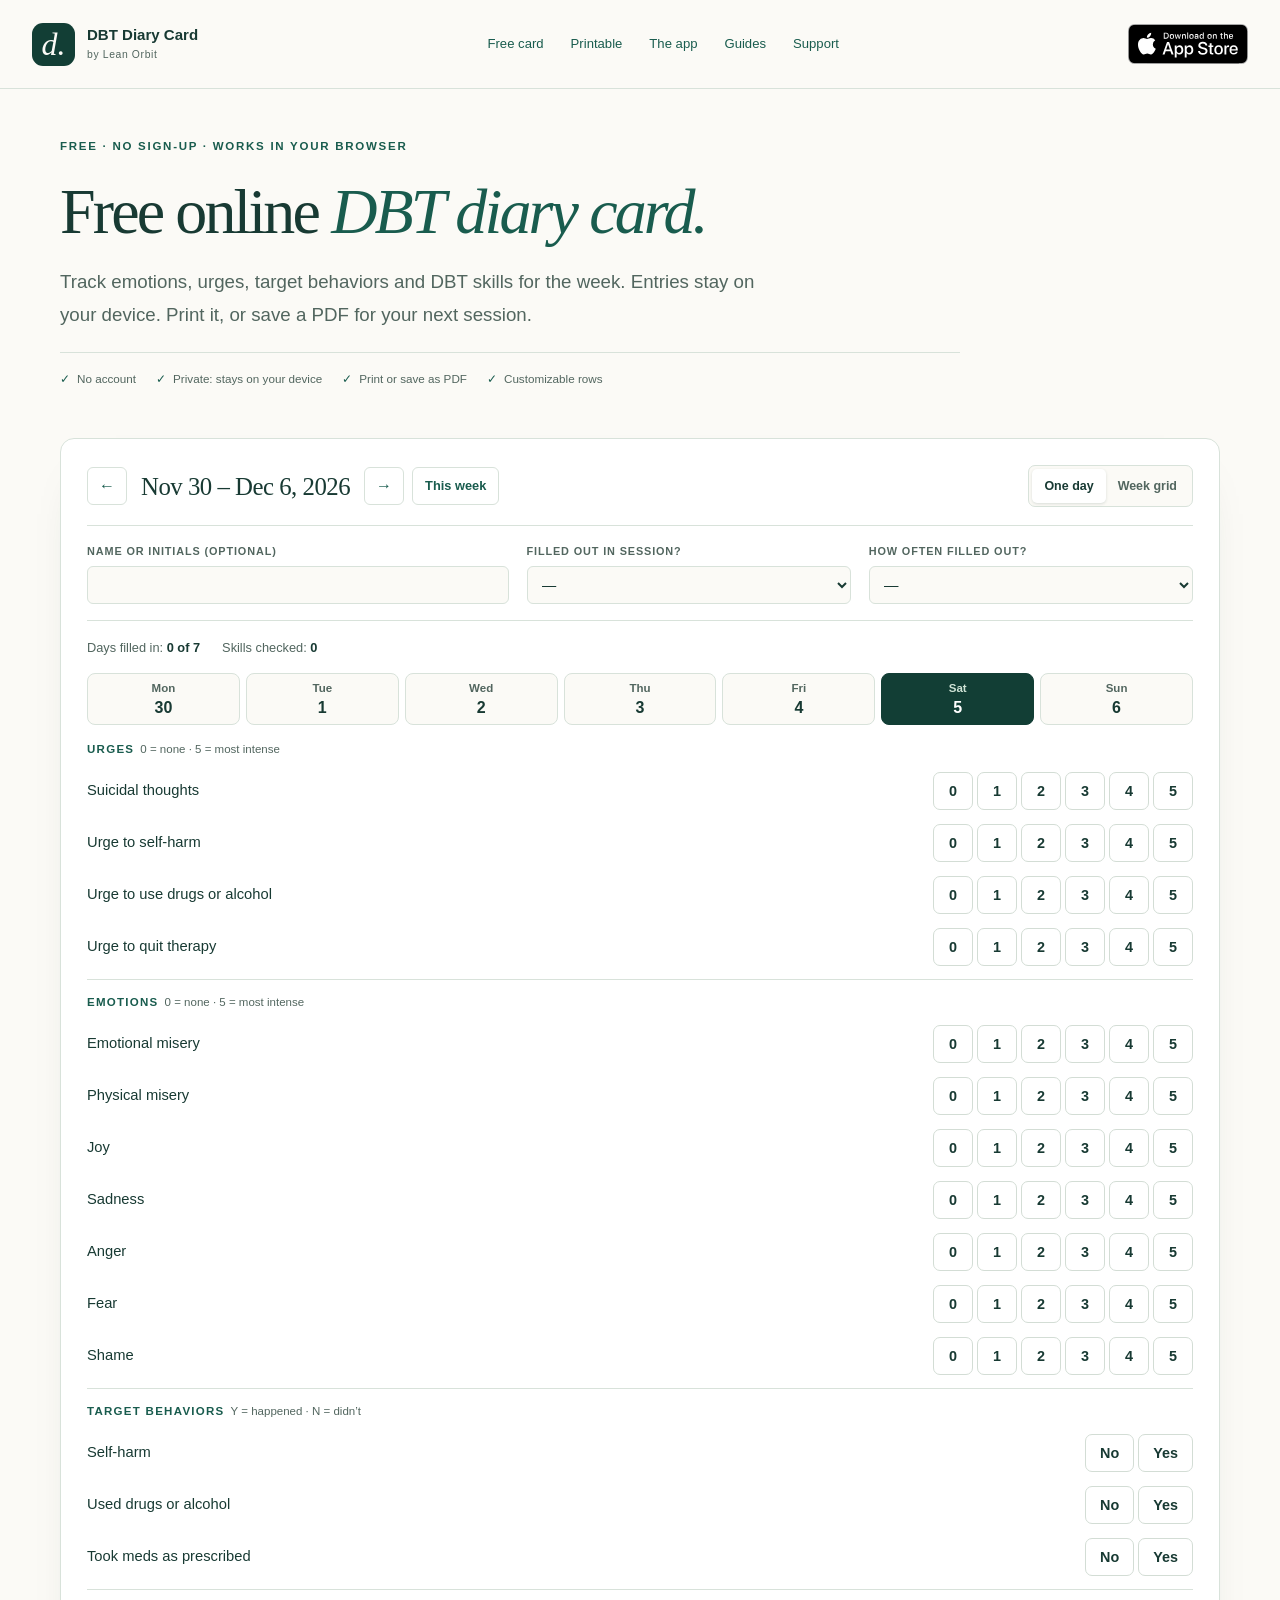
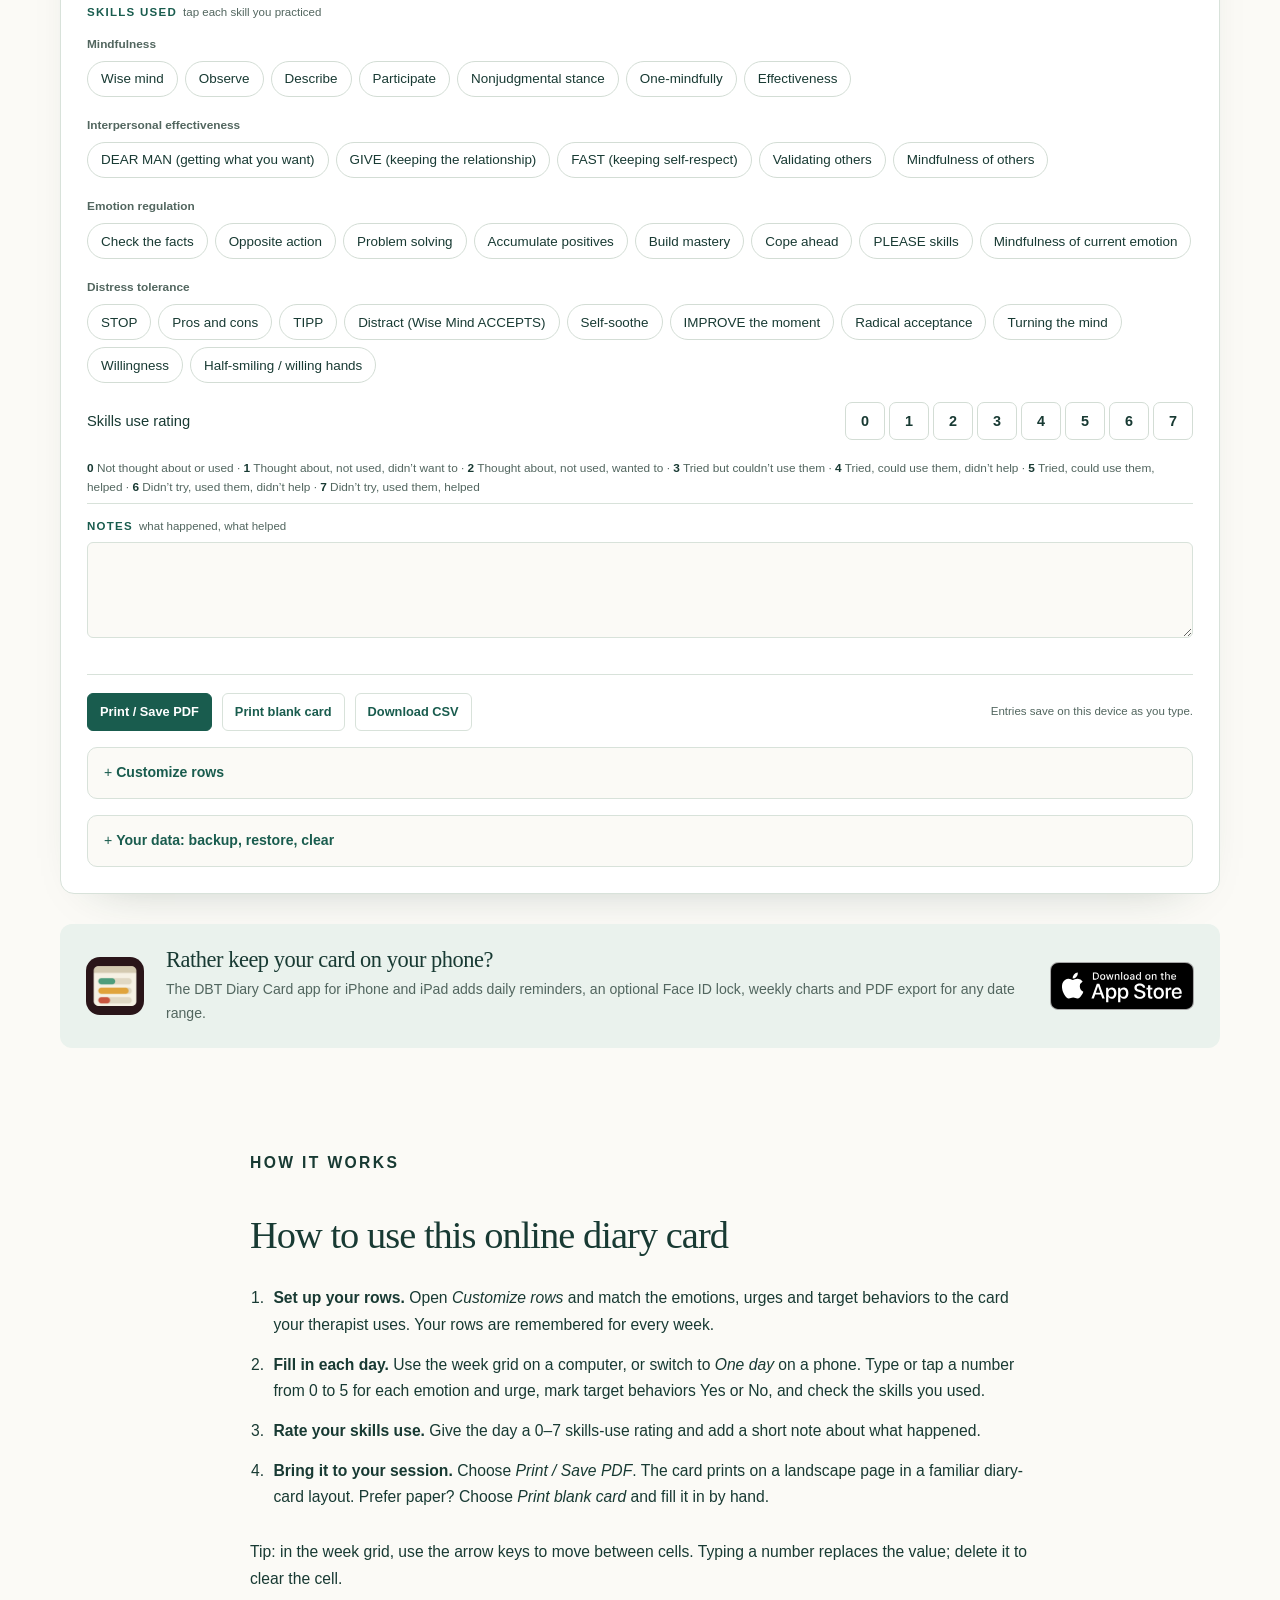
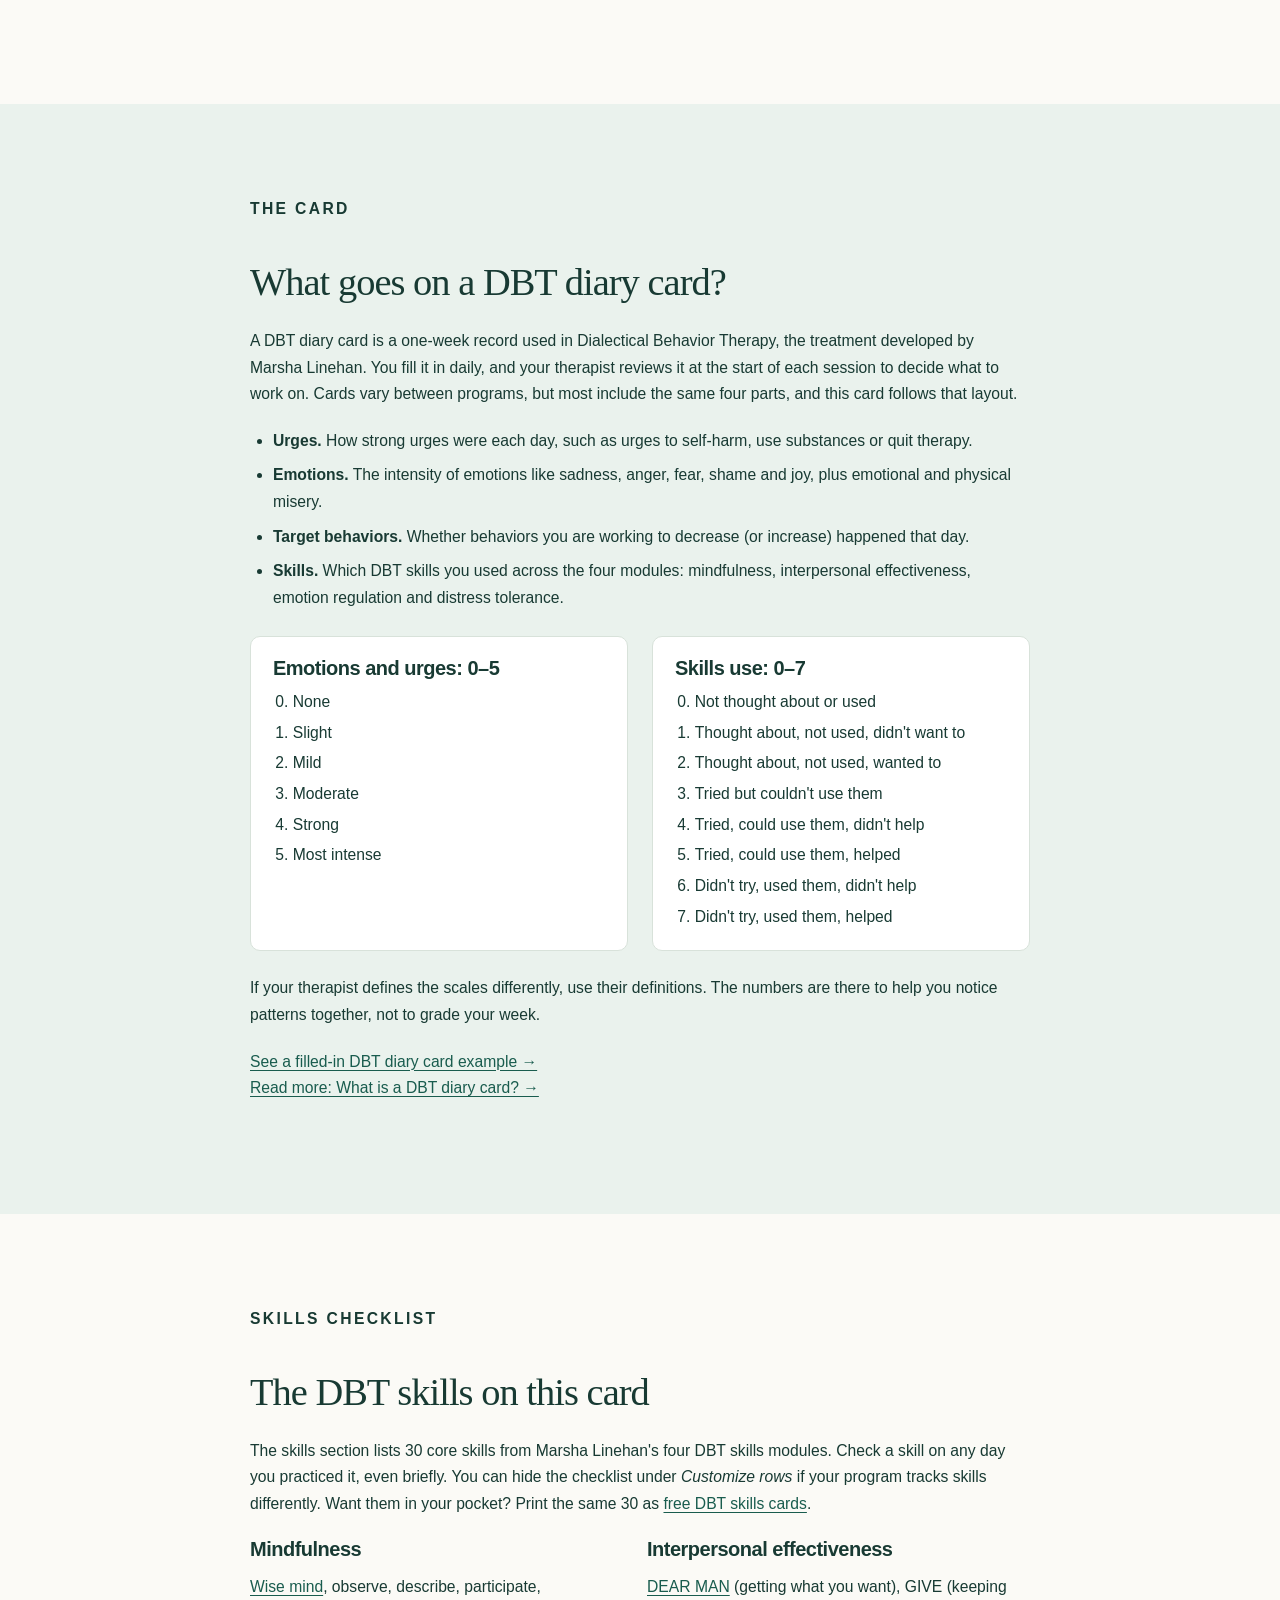
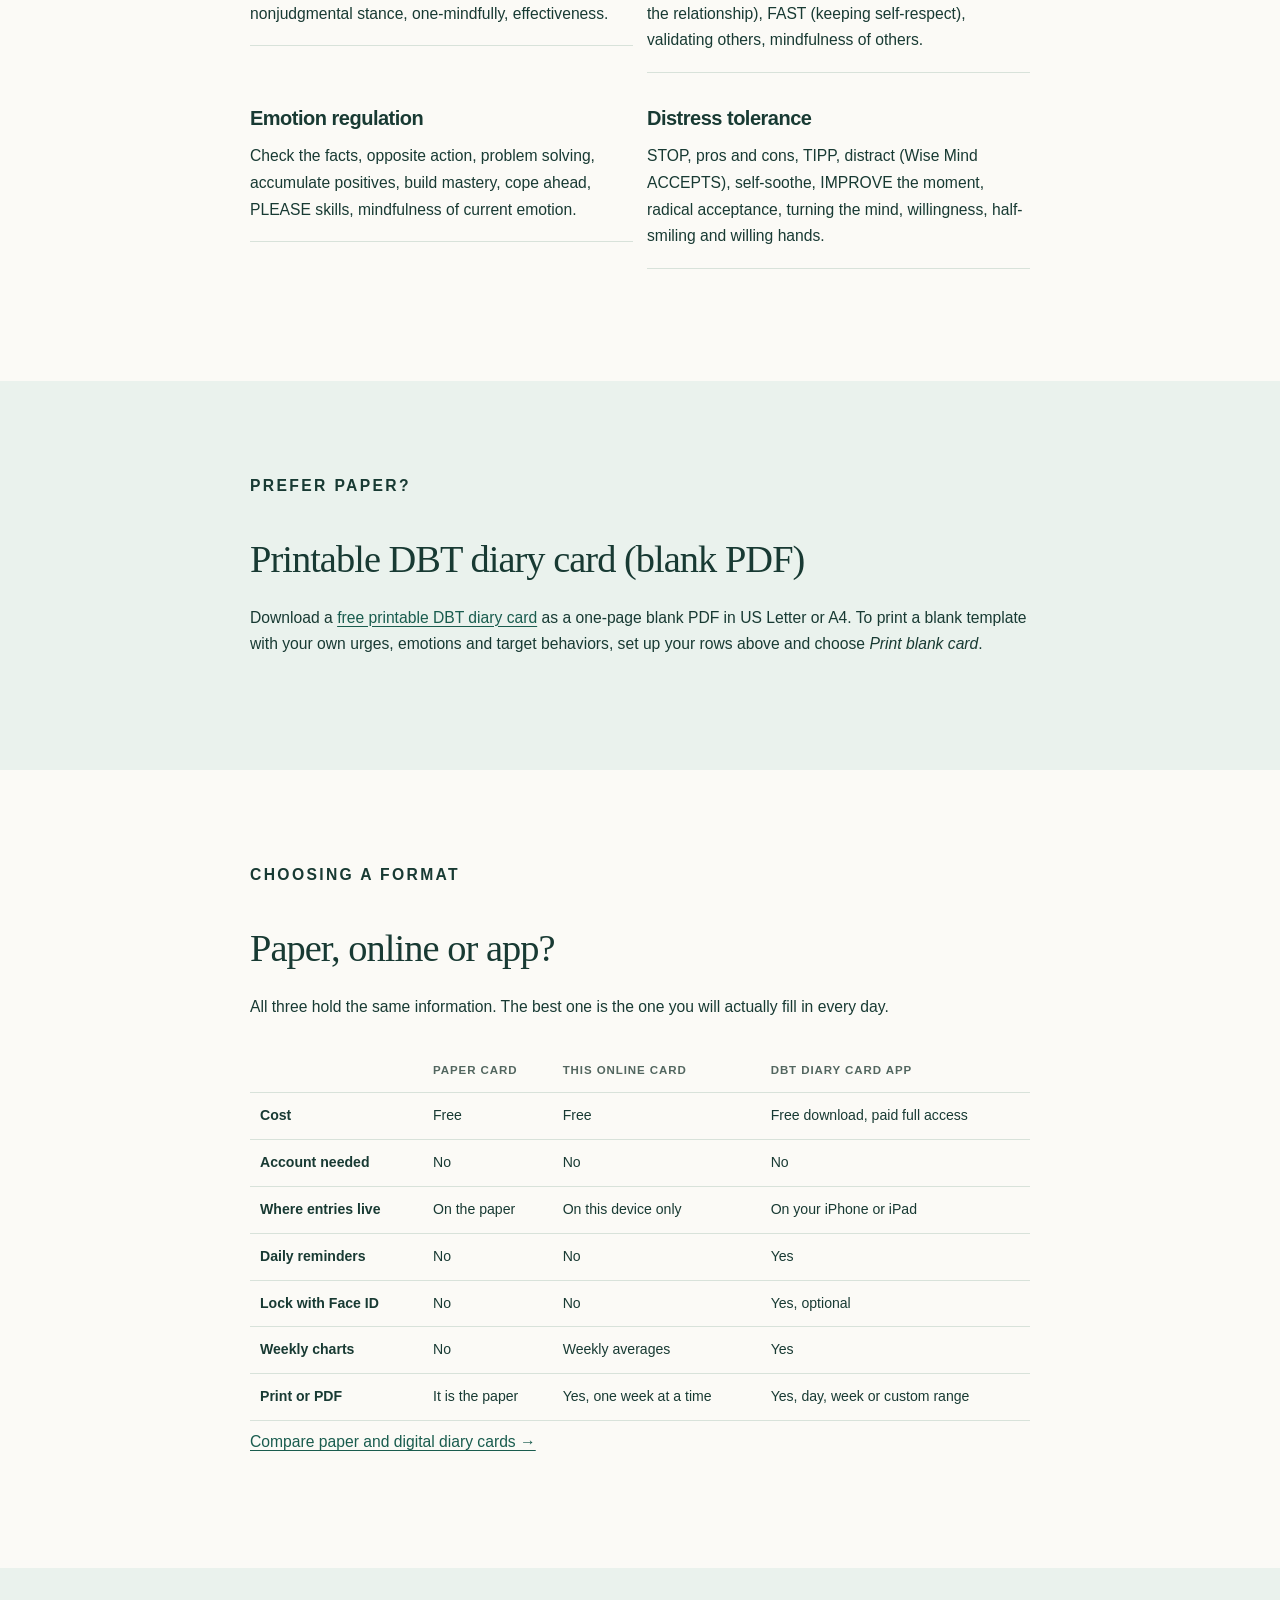
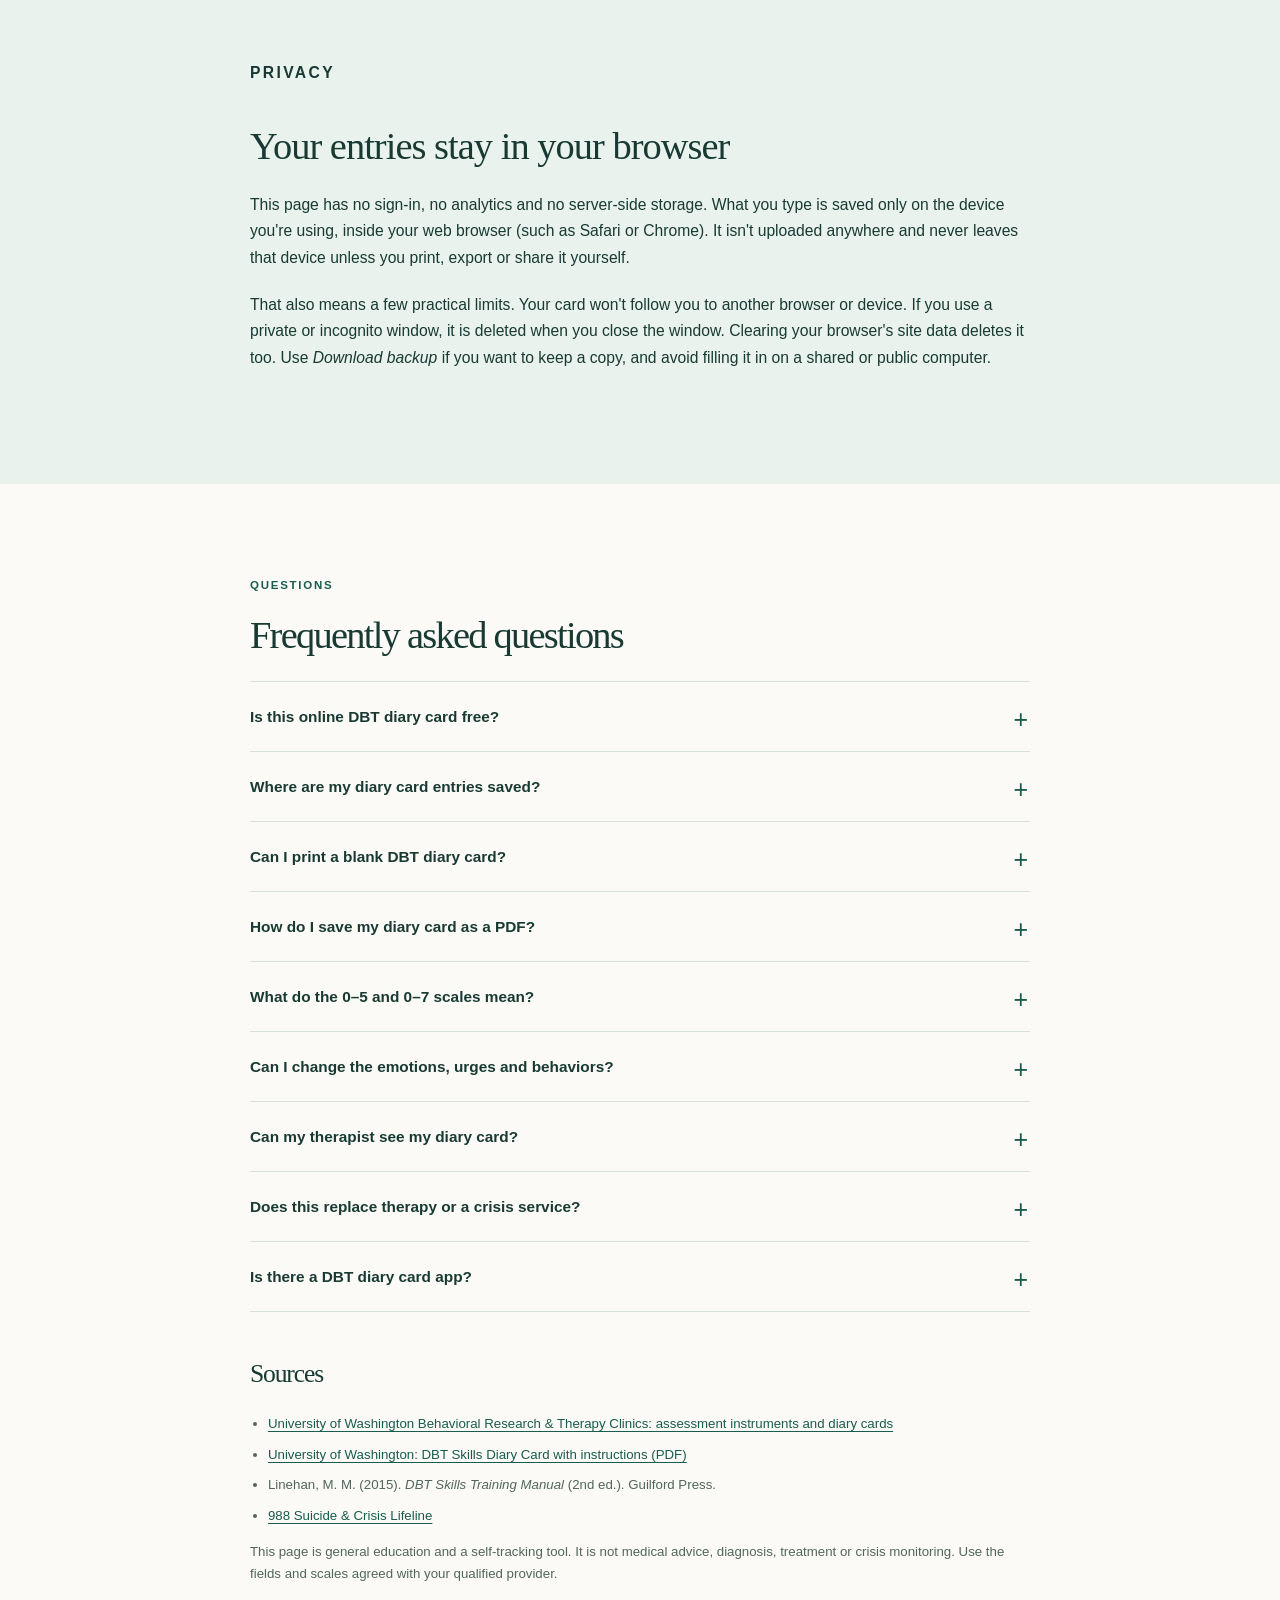
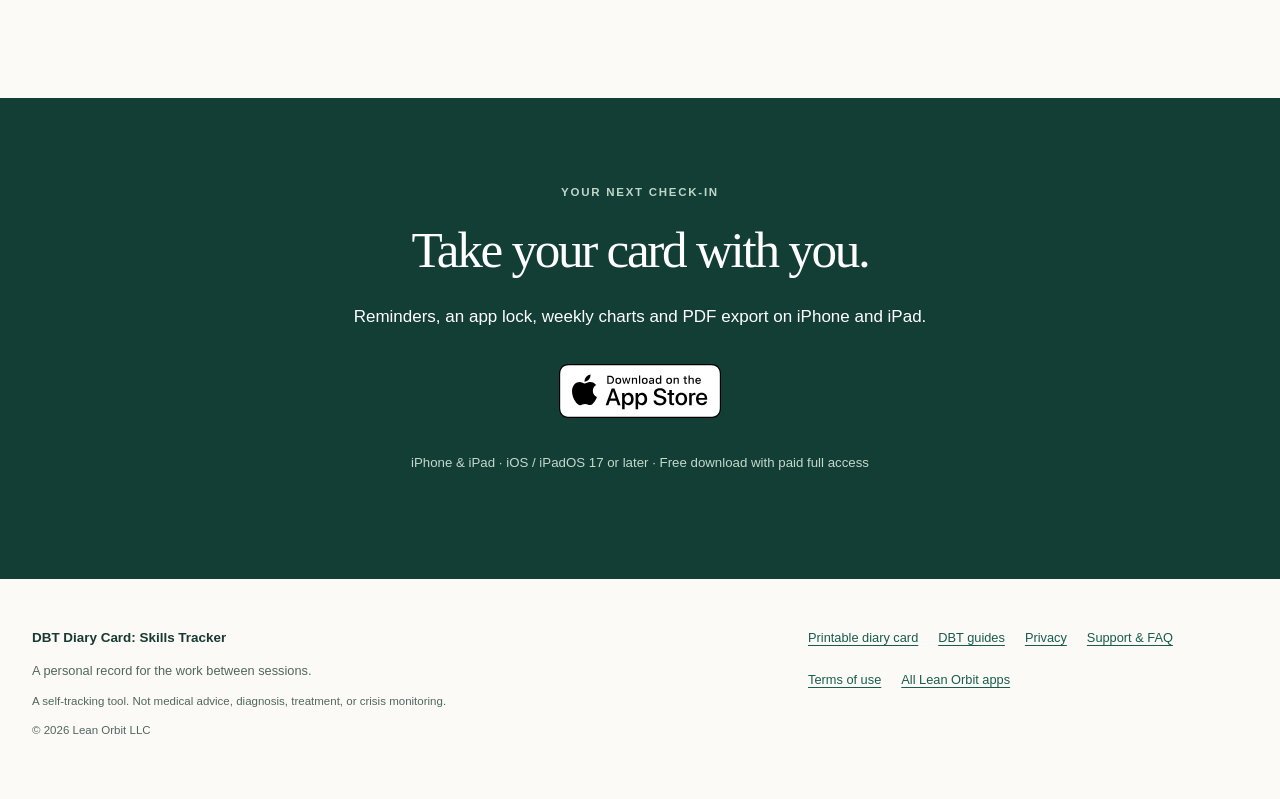
<file: index.html>
<!doctype html>
<html lang="en"><head><meta charset="utf-8"><meta name="viewport" content="width=device-width, initial-scale=1">
<title>Free Online DBT Diary Card: Fillable, Printable, Private</title>
<meta name="description" content="Fill in a DBT diary card online for free. Track emotions, urges, target behaviors and 30 DBT skills, save in your browser, then print or save a PDF. No sign-up.">
<link rel="canonical" href="https://dbtdiarycard.online/"><meta name="theme-color" content="#153d35">
<meta property="og:type" content="website"><meta property="og:site_name" content="DBT Diary Card: Skills Tracker">
<meta property="og:title" content="Free Online DBT Diary Card: Fillable, Printable, Private"><meta property="og:description" content="Track emotions, urges, target behaviors and DBT skills for the week. No sign-up. Entries stay on your device. Print or save a PDF for your session.">
<meta property="og:url" content="https://dbtdiarycard.online/">
<meta property="og:image" content="https://dbtdiarycard.online/og-online-dbt-diary-card.png"><meta property="og:image:width" content="1200"><meta property="og:image:height" content="630"><meta property="og:image:alt" content="A weekly DBT diary card filled in online, with emotion ratings shaded by intensity">
<meta name="twitter:card" content="summary_large_image"><meta name="twitter:title" content="Free Online DBT Diary Card: Fillable, Printable, Private"><meta name="twitter:description" content="Track emotions, urges, target behaviors and DBT skills for the week. No sign-up. Entries stay on your device."><meta name="twitter:image" content="https://dbtdiarycard.online/og-online-dbt-diary-card.png">
<link rel="icon" href="icon.png" type="image/png"><link rel="apple-touch-icon" href="icon.png"><link rel="stylesheet" href="site.css">
<script type="application/ld+json">{"@context":"https://schema.org","@graph":[
{"@type":"WebSite","@id":"https://dbtdiarycard.online/#website","url":"https://dbtdiarycard.online/","name":"DBT Diary Card","alternateName":["dbtdiarycard.online","Free Online DBT Diary Card"],"inLanguage":"en","publisher":{"@id":"https://dbtdiarycard.online/#org"}},
{"@type":"Organization","@id":"https://dbtdiarycard.online/#org","name":"Lean Orbit LLC","url":"https://www.leanorbit.app/","logo":"https://dbtdiarycard.online/icon.png"},
{"@type":"MobileApplication","@id":"https://dbtdiarycard.online/#ios-app","name":"DBT Diary Card: Skills Tracker","operatingSystem":"iOS 17 or later, iPadOS 17 or later","applicationCategory":"HealthApplication","installUrl":"https://apps.apple.com/app/id6759234731","url":"https://www.leanorbit.app/dbtdailydiary/","downloadUrl":"https://apps.apple.com/app/id6759234731","sameAs":["https://apps.apple.com/app/id6759234731","https://www.leanorbit.app/dbtdailydiary/"],"description":"An iPhone and iPad DBT diary card and skills tracker: daily logging of emotions, urges, target behaviors and DBT skills, reminders, optional Face ID lock, weekly charts, and PDF export to share with a therapist. Free download with paid full access.","offers":{"@type":"Offer","price":"0","priceCurrency":"USD"},"publisher":{"@id":"https://dbtdiarycard.online/#org"}},
{"@type":"WebApplication","@id":"https://dbtdiarycard.online/#app","name":"Free Online DBT Diary Card","url":"https://dbtdiarycard.online/","description":"A free, fillable weekly DBT diary card that runs in the browser. Track emotions, urges, target behaviors and DBT skills, keep entries in your browser, and print or save a PDF.","applicationCategory":"HealthApplication","operatingSystem":"Any (web browser)","browserRequirements":"Requires JavaScript","isAccessibleForFree":true,"offers":{"@type":"Offer","price":"0","priceCurrency":"USD"},"featureList":["Weekly diary card grid","Emotion and urge ratings from 0 to 5","Target behavior tracking","30 DBT skills across four modules","Skills-use rating from 0 to 7","Daily notes","Customizable rows","Print or save as PDF","Blank printable card","CSV export","Entries stored only in the browser"],"isPartOf":{"@id":"https://dbtdiarycard.online/#website"},"publisher":{"@id":"https://dbtdiarycard.online/#org"}},
{"@type":"FAQPage","mainEntity":[
{"@type":"Question","name":"Is this online DBT diary card free?","acceptedAnswer":{"@type":"Answer","text":"Yes. The card is free to use in your browser with no account, no sign-up and no ads."}},
{"@type":"Question","name":"Where are my diary card entries saved?","acceptedAnswer":{"@type":"Answer","text":"Entries are saved only on this device, inside the web browser you're using. They are not sent to Lean Orbit or anyone else. Clearing browsing data, using a private window, or switching browsers or devices means they will not be there, so download a backup if you want a copy."}},
{"@type":"Question","name":"Can I print a blank DBT diary card?","acceptedAnswer":{"@type":"Answer","text":"Yes. Use Print blank card. It prints the rows you have set up with empty cells, so you can customize the emotions, urges and behaviors first. A standard blank card is also available as a free PDF in US Letter or A4."}},
{"@type":"Question","name":"How do I save my diary card as a PDF?","acceptedAnswer":{"@type":"Answer","text":"Select Print / Save PDF, then choose Save as PDF as the destination in your browser's print dialog. The card prints on one landscape page where possible."}},
{"@type":"Question","name":"What do the 0 to 5 and 0 to 7 scales mean?","acceptedAnswer":{"@type":"Answer","text":"Emotions and urges are rated from 0 (none) to 5 (most intense). The skills-use rating from 0 to 7 records whether you thought about skills, tried them, and whether they helped. Use the definitions your therapist gives you if they differ."}},
{"@type":"Question","name":"Can my therapist see my diary card?","acceptedAnswer":{"@type":"Answer","text":"No. Nothing is sent anywhere. Your therapist only sees the card if you print it, save it as a PDF and share it, or show them your screen."}},
{"@type":"Question","name":"Does this replace therapy or a crisis service?","acceptedAnswer":{"@type":"Answer","text":"No. It is a self-tracking tool, not therapy, medical advice or crisis monitoring. If you are in danger or might act on urges to hurt yourself, call or text 988 in the US, or contact local emergency services."}},
{"@type":"Question","name":"Is there a DBT diary card app?","acceptedAnswer":{"@type":"Answer","text":"Yes. DBT Diary Card: Skills Tracker by Lean Orbit is an iPhone and iPad app with reminders, an optional app lock, weekly summaries and PDF export. It is a free download with paid full access."}}
]}]}</script>
<style>
.sr-only{position:absolute;width:1px;height:1px;padding:0;margin:-1px;overflow:hidden;clip:rect(0,0,0,0);white-space:nowrap;border:0}
.dc-hero{padding-top:48px;padding-bottom:20px}.dc-hero .trust-list{max-width:900px}
.dc-hero h1{font-size:clamp(2.6rem,5vw,4.4rem);margin:.15em 0 .3em}
.dc-hero .lead{max-width:720px}
.dc-hero .trust-list{margin-top:18px;padding-top:16px}
.dc-tool{background:#fff;border:1px solid var(--line);border-radius:14px;padding:26px;margin:18px auto 30px;box-shadow:0 20px 50px -38px #17392e66}
.dc-bar{display:flex;flex-wrap:wrap;gap:14px 18px;align-items:center;justify-content:space-between;margin-bottom:18px}
.dc-week{display:flex;align-items:center;gap:8px;flex-wrap:wrap}
.dc-week h2{font:1.55rem/1.2 var(--serif);letter-spacing:-.02em;margin:0 6px;min-width:12ch}
.dc-btn{appearance:none;font:600 .8rem/1 var(--sans);color:var(--green);background:#fff;border:1px solid var(--line);border-radius:6px;padding:9px 12px;min-height:38px;cursor:pointer;display:inline-flex;align-items:center;gap:6px;text-decoration:none}
.dc-btn:hover{background:var(--mint);border-color:#c5d5ca}
.dc-btn:focus-visible,.dc-tool input:focus-visible,.dc-tool button:focus-visible,.dc-tool select:focus-visible,.dc-tool textarea:focus-visible{outline:3px solid #a06225;outline-offset:2px}
.dc-btn.primary{background:var(--green);border-color:var(--green);color:#fff}.dc-btn.primary:hover{background:var(--green-dark)}
.dc-btn.icon{padding:9px 11px;font-size:1rem}
.dc-toggle{display:inline-flex;border:1px solid var(--line);border-radius:7px;padding:3px;background:var(--paper)}
.dc-toggle button{appearance:none;border:0;background:none;font:600 .78rem/1 var(--sans);color:var(--muted);padding:9px 12px;border-radius:5px;cursor:pointer;min-height:34px}
.dc-toggle button[aria-pressed="true"]{background:#fff;color:var(--ink);box-shadow:0 1px 3px #17392e26}
.dc-meta{display:grid;grid-template-columns:1.3fr 1fr 1fr;gap:12px 18px;padding:16px 0;border-block:1px solid var(--line);margin-bottom:16px}
.dc-meta label{display:block;font-size:.68rem;font-weight:700;letter-spacing:.08em;text-transform:uppercase;color:var(--muted);margin-bottom:5px}
.dc-meta input,.dc-meta select,.dc-panel input[type=text],.dc-panel select{width:100%;font:.92rem var(--sans);color:var(--ink);padding:8px 10px;border:1px solid var(--line);border-radius:6px;background:var(--paper);min-height:38px}
.dc-summary{display:flex;flex-wrap:wrap;gap:8px 22px;font-size:.8rem;color:var(--muted);margin:0 0 14px}
.dc-summary b{color:var(--ink);font-weight:650}
.dc-status{font-size:.72rem;color:var(--muted)}.dc-status.bad{color:#9a3b1c;font-weight:600}
.dc-crisis{display:none;background:#fbf1e4;border:1px solid #e9cfae;border-left:4px solid #a06225;border-radius:8px;padding:16px 44px 16px 18px;margin:0 0 18px;font-size:.9rem;line-height:1.6;position:relative}
.dc-crisis.show{display:block}.dc-crisis p{margin:0 0 6px}.dc-crisis p:last-child{margin:0}
.dc-crisis .x{position:absolute;top:8px;right:8px;border:0;background:none;font-size:1.3rem;color:var(--muted);cursor:pointer;padding:4px 8px}
.dc-scroll{overflow-x:auto;-webkit-overflow-scrolling:touch;border:1px solid var(--line);border-radius:10px}
.dc-grid{border-collapse:separate;border-spacing:0;width:100%;min-width:720px;font-size:.84rem}
.dc-grid th,.dc-grid td{border-bottom:1px solid #e7ede8;padding:4px;text-align:center}
.dc-grid thead th{position:sticky;top:0;background:var(--paper);font-weight:600;font-size:.72rem;color:var(--muted);padding:10px 4px;line-height:1.25;z-index:1}
.dc-grid thead th b{display:block;color:var(--ink);font-size:.82rem}
.dc-grid thead th.today{color:var(--green)}.dc-grid thead th.today b{color:var(--green)}
.dc-grid th[scope=row],.dc-grid thead th:first-child{text-align:left;position:sticky;left:0;background:#fff;z-index:2;font-weight:500;color:var(--ink);padding-left:12px;min-width:170px;max-width:220px;font-size:.84rem;line-height:1.3}
.dc-grid thead th:first-child{background:var(--paper);z-index:3}
.dc-grid tr.dc-sec th{background:var(--mint);text-align:left;font:600 .7rem/1.3 var(--sans);letter-spacing:.11em;text-transform:uppercase;color:var(--green);padding:9px 12px;position:sticky;left:0}
.dc-grid tr.dc-sec th span{text-transform:none;letter-spacing:0;font-weight:400;color:var(--muted);margin-left:8px}
.dc-grid tr.dc-mod th{background:#f6f8f4;text-align:left;font:600 .72rem var(--sans);color:var(--muted);padding:6px 12px}
.dc-grid td.dc-sum{font-size:.74rem;color:var(--muted);min-width:56px;font-variant-numeric:tabular-nums}
.dc-in{width:38px;height:34px;border:1px solid #d3ddd5;border-radius:6px;text-align:center;font:600 .95rem var(--sans);color:var(--ink);background:#fff;padding:0;caret-color:var(--green)}
.dc-in::placeholder{color:#c3cec6}
.dc-yn{width:38px;height:34px;border:1px solid #d3ddd5;border-radius:6px;background:#fff;font:700 .82rem var(--sans);color:var(--ink);cursor:pointer;padding:0}
.dc-yn[data-v="Y"]{background:#f4e3d0;border-color:#dcb994;color:#7a4513}
.dc-yn[data-v="N"]{background:#eef3ef;color:var(--muted)}
.dc-ck{width:22px;height:22px;accent-color:var(--green);cursor:pointer;margin:6px}
.dc-notes{display:grid;grid-template-columns:repeat(7,minmax(0,1fr));gap:10px;margin-top:16px}
.dc-notes label{font-size:.72rem;font-weight:700;color:var(--muted);display:block;margin-bottom:4px}
.dc-tool textarea{width:100%;min-height:96px;resize:vertical;font:.86rem/1.5 var(--sans);color:var(--ink);border:1px solid var(--line);border-radius:6px;padding:8px;background:var(--paper)}
.dc-legend{font-size:.74rem;color:var(--muted);margin:12px 0 0;line-height:1.6}
.dc-legend b{color:var(--ink)}
/* day view */
.dc-tabs{display:grid;grid-template-columns:repeat(7,1fr);gap:6px;margin-bottom:18px}
.dc-tab{appearance:none;border:1px solid var(--line);background:var(--paper);border-radius:8px;padding:8px 2px 7px;cursor:pointer;font:600 .72rem/1.2 var(--sans);color:var(--muted);position:relative;min-height:52px}
.dc-tab b{display:block;font-size:1rem;color:var(--ink);margin-top:2px}
.dc-tab[aria-selected="true"]{background:var(--green-dark);border-color:var(--green-dark);color:#cfe3d6}.dc-tab[aria-selected="true"] b{color:#fff}
.dc-tab.has::after{content:"";position:absolute;top:6px;right:7px;width:6px;height:6px;border-radius:50%;background:#7fb69f}
.dc-tab.today:not([aria-selected="true"]){border-color:var(--green)}
.dc-dsec{border-top:1px solid var(--line);padding:16px 0 6px}
.dc-dsec:first-of-type{border-top:0;padding-top:0}
.dc-dsec h3{font:600 .72rem var(--sans);letter-spacing:.11em;text-transform:uppercase;color:var(--green);margin:0 0 10px}
.dc-dsec h3 span{text-transform:none;letter-spacing:0;font-weight:400;color:var(--muted);margin-left:6px}
.dc-item{display:flex;align-items:center;justify-content:space-between;gap:10px 16px;padding:7px 0;flex-wrap:wrap}
.dc-item .dc-label{font-size:.92rem;flex:1 1 180px}
.dc-seg{display:inline-flex;gap:4px;flex-wrap:wrap}
.dc-seg button{appearance:none;width:40px;height:38px;border:1px solid #d3ddd5;background:#fff;border-radius:7px;font:600 .9rem var(--sans);color:var(--ink);cursor:pointer;padding:0}
.dc-seg.wide button{width:auto;padding:0 14px}
.dc-seg button[aria-pressed="true"]{color:#fff;border-color:transparent}
.dc-chips{display:flex;flex-wrap:wrap;gap:7px;margin:4px 0 12px}
.dc-chips p{width:100%;margin:6px 0 0;font-size:.74rem;font-weight:600;color:var(--muted)}
.dc-chip{appearance:none;border:1px solid #d3ddd5;background:#fff;border-radius:999px;padding:7px 13px;font:.84rem var(--sans);color:var(--ink);cursor:pointer;min-height:36px}
.dc-chip[aria-pressed="true"]{background:var(--green);border-color:var(--green);color:#fff}
.dc-chip[aria-pressed="true"]::before{content:"✓ "}
/* tools / customize */
.dc-foot{display:flex;flex-wrap:wrap;gap:10px;align-items:center;margin-top:20px;padding-top:18px;border-top:1px solid var(--line)}
.dc-foot .spacer{flex:1}
.dc-panel{margin-top:16px;border:1px solid var(--line);border-radius:10px;background:var(--paper)}
.dc-panel>summary{cursor:pointer;padding:13px 16px;font-weight:650;font-size:.88rem;color:var(--green);list-style:none}
.dc-panel>summary::-webkit-details-marker{display:none}
.dc-panel>summary::before{content:"+ ";font-weight:400}.dc-panel[open]>summary::before{content:"− "}
.dc-panel-body{padding:4px 16px 18px}
.dc-cust{display:grid;grid-template-columns:repeat(3,1fr);gap:22px}
.dc-cust h4{font-size:.72rem;letter-spacing:.1em;text-transform:uppercase;color:var(--muted);margin:8px 0 10px}
.dc-crow{display:flex;gap:6px;margin-bottom:7px}
.dc-crow input{flex:1}
.dc-crow button{flex:0 0 auto}
.dc-settings{display:flex;flex-wrap:wrap;gap:14px 26px;align-items:center;margin-top:18px;padding-top:14px;border-top:1px solid var(--line);font-size:.86rem}
.dc-settings label{display:flex;align-items:center;gap:8px}
.dc-settings select{width:auto}
.dc-data{display:flex;flex-wrap:wrap;gap:10px;align-items:center}
.dc-data p{width:100%;font-size:.8rem;color:var(--muted);margin:0 0 4px}
.dc-btn.danger{color:#9a3b1c}
.dc-app{display:grid;grid-template-columns:auto 1fr auto;gap:22px;align-items:center;background:var(--mint);border-radius:12px;padding:22px 26px;margin:0 auto 10px}
.dc-app img{width:58px;height:58px;border-radius:14px}
.dc-app h2{font:1.4rem/1.25 var(--serif);letter-spacing:-.02em;margin:0 0 4px}
.dc-app p{margin:0;font-size:.88rem;color:var(--muted)}
.dc-table{width:100%;border-collapse:collapse;font-size:.88rem;margin:10px 0 8px}
.dc-table th,.dc-table td{border-bottom:1px solid var(--line);padding:11px 10px;text-align:left;vertical-align:top}
.dc-table thead th{font-size:.72rem;letter-spacing:.08em;text-transform:uppercase;color:var(--muted)}
.dc-table tbody th{font-weight:600}
.dc-tablewrap{overflow-x:auto}
.dc-content h2{font-size:clamp(1.9rem,3vw,2.5rem)}
.dc-content .prose p,.dc-content .prose li{color:var(--ink)}
.dc-scales{display:grid;grid-template-columns:1fr 1fr;gap:24px;margin:24px 0}
.dc-scales div{background:#fff;border:1px solid var(--line);border-radius:10px;padding:20px 22px}
.dc-scales h3{margin-bottom:10px}
.dc-scales ol{margin:0;padding-left:1.4em;font-size:.88rem}
.dc-scales li+li{margin-top:4px}
#dc-print{display:none}
noscript p{background:#fbf1e4;padding:16px;border-radius:8px}
@media(max-width:900px){.dc-cust{grid-template-columns:1fr}.dc-notes{grid-template-columns:repeat(2,minmax(0,1fr))}.dc-scales{grid-template-columns:1fr}}
@media(max-width:700px){.dc-tool{padding:16px 14px;border-radius:12px;margin-inline:-6px}.dc-meta{grid-template-columns:1fr 1fr}.dc-meta>div:first-child{grid-column:1/-1}.dc-week h2{font-size:1.25rem;min-width:0}.dc-tabs{gap:4px}.dc-tab{font-size:.64rem;padding:7px 0}.dc-tab b{font-size:.9rem}.dc-seg button{width:36px;height:38px}.dc-item .dc-label{flex-basis:100%}.dc-app{grid-template-columns:1fr;text-align:left;padding:20px}.dc-app img{display:none}.dc-foot .spacer{display:none}.dc-hero .trust-list{gap:6px 14px;margin-top:12px;padding-top:12px}.dc-hero{padding-top:14px;padding-bottom:6px}.dc-hero h1{font-size:2.5rem}.dc-hero .lead{font-size:.98rem;line-height:1.6;margin-bottom:0}.dc-hero .eyebrow{margin-bottom:8px}.dc-bar{flex-direction:column;align-items:stretch;gap:12px}.dc-week{flex-wrap:nowrap;gap:6px}.dc-week h2{flex:1;text-align:center;font-size:1.12rem;margin:0}.dc-week .dc-btn{padding:9px 9px}.dc-toggle{display:flex}.dc-toggle button{flex:1}}
@media print{
  @page{size:letter landscape;margin:.35in}
  body>*:not(#dc-print){display:none!important}
  #dc-print{display:block!important;font:7.4pt/1.2 -apple-system,BlinkMacSystemFont,"Segoe UI",Arial,sans-serif;color:#000}
  #dc-print .ph{display:flex;justify-content:space-between;align-items:flex-end;border-bottom:1.5pt solid #000;padding-bottom:4pt;margin-bottom:5pt}
  #dc-print h1{font:700 14pt Georgia,serif;margin:0;letter-spacing:0}
  #dc-print .pm{display:flex;gap:16pt;font-size:8pt}
  #dc-print .pm span{white-space:nowrap}
  #dc-print table{width:100%;border-collapse:collapse;table-layout:fixed}
  #dc-print th,#dc-print td{border:.5pt solid #777;padding:1pt 2.5pt;text-align:center;height:10.5pt;white-space:nowrap;overflow:hidden;text-overflow:ellipsis}
  #dc-print col.lab{width:36%}#dc-print col.wk{width:8%}
  #dc-print td.l,#dc-print th.l{text-align:left}
  #dc-print tr.s th{background:#e6efe9!important;-webkit-print-color-adjust:exact;print-color-adjust:exact;text-align:left;font-weight:700;text-transform:uppercase;font-size:7pt;letter-spacing:.06em}
  #dc-print tr.m th{background:#f4f4f4!important;-webkit-print-color-adjust:exact;print-color-adjust:exact;text-align:left;font-weight:600;font-size:7pt}
  #dc-print .two{display:grid;grid-template-columns:1fr 1fr;gap:10pt;margin-top:4pt}#dc-print table{break-inside:avoid}
  #dc-print .notes td{text-align:left;vertical-align:top;height:auto;min-height:14pt;white-space:normal}
  #dc-print .lg{font-size:6.8pt;color:#333;margin:4pt 0 0;line-height:1.35}
  #dc-print .pf{font-size:6.5pt;color:#555;margin-top:5pt;text-align:right}
  #dc-print .blankrow td{height:15pt}
}
</style></head><body><a class="skip-link" href="#main">Skip to content</a>
<header class="site-header"><nav class="nav-inner" aria-label="Main navigation">
<a class="brand" href="./"><span class="brand-mark" aria-hidden="true">d.</span><span>DBT Diary Card<span class="brand-sub">by Lean Orbit</span></span></a>
<div class="nav-links"><a href="./" aria-current="page">Free card</a><a href="/printable-dbt-diary-card/">Printable</a><a href="https://www.leanorbit.app/dbtdailydiary/">The app</a><a href="/blog/">Guides</a><a href="https://www.leanorbit.app/dbtdailydiary/support.html">Support</a></div>
<a class="nav-badge" href="https://apps.apple.com/app/id6759234731"><img src="/app-store-badge.svg" width="120" height="40" alt="Download on the App Store"></a>
</nav></header>
<main id="main">
<section class="wrap dc-hero">
<p class="eyebrow">Free · No sign-up · Works in your browser</p>
<h1>Free online <em>DBT diary card.</em></h1>
<p class="lead">Track emotions, urges, target behaviors and DBT skills for the week. Entries stay on your device. Print it, or save a PDF for your next session.</p>
<ul class="trust-list"><li>No account</li><li>Private: stays on your device</li><li>Print or save as PDF</li><li>Customizable rows</li></ul>
</section>

<section class="wrap" aria-label="Diary card">
<div class="dc-tool" id="dc-root">
<noscript><p>This interactive diary card needs JavaScript. You can still read how a diary card works in <a href="https://www.leanorbit.app/dbtdailydiary/blog/how-to-fill-out-a-dbt-diary-card.html">How to fill out a DBT diary card</a>.</p></noscript>
<div class="dc-bar">
  <div class="dc-week">
    <button class="dc-btn icon" type="button" data-act="prev" aria-label="Previous week">←</button>
    <h2 id="dc-weeklabel" aria-live="polite">This week</h2>
    <button class="dc-btn icon" type="button" data-act="next" aria-label="Next week">→</button>
    <button class="dc-btn" type="button" data-act="today">This week</button>
  </div>
  <div class="dc-toggle" role="group" aria-label="Card layout">
    <button type="button" data-view="day" aria-pressed="true">One day</button>
    <button type="button" data-view="grid" aria-pressed="false">Week grid</button>
  </div>
</div>
<div class="dc-meta">
  <div><label for="dc-name">Name or initials (optional)</label><input id="dc-name" type="text" autocomplete="off" data-meta="name" maxlength="60"></div>
  <div><label for="dc-insession">Filled out in session?</label><select id="dc-insession" data-meta="inSession"><option value="">—</option><option>Yes</option><option>No</option></select></div>
  <div><label for="dc-often">How often filled out?</label><select id="dc-often" data-meta="often"><option value="">—</option><option>Daily</option><option>4–6 times</option><option>2–3 times</option><option>Once</option></select></div>
</div>
<div class="dc-crisis" id="dc-crisis" role="status">
  <button class="x" type="button" data-act="hidecrisis" aria-label="Hide this message">×</button>
  <p><strong>It sounds like today was really hard.</strong> If you are thinking about suicide or might act on urges to hurt yourself, you don't have to handle it alone.</p>
  <p>In the US, call or text <a href="tel:988"><strong>988</strong></a> (Suicide &amp; Crisis Lifeline). Elsewhere, find a local line at <a href="https://findahelpline.com" target="_blank" rel="noopener">findahelpline.com</a> or call your local emergency number. If you have a safety plan or a coaching number from your therapist, now is a good time to use it.</p>
</div>
<p class="dc-summary" id="dc-summary" aria-live="polite"></p>
<div id="dc-view"></div>
<div class="dc-foot">
  <button class="dc-btn primary" type="button" data-act="print">Print / Save PDF</button>
  <button class="dc-btn" type="button" data-act="printblank">Print blank card</button>
  <button class="dc-btn" type="button" data-act="csv">Download CSV</button>
  <span class="spacer"></span>
  <span class="dc-status" id="dc-status">Entries save on this device as you type.</span>
</div>
<details class="dc-panel" id="dc-custpanel"><summary>Customize rows</summary><div class="dc-panel-body" id="dc-cust"></div></details>
<details class="dc-panel"><summary>Your data: backup, restore, clear</summary><div class="dc-panel-body"><div class="dc-data">
  <p>Your card is saved only on this device, inside this web browser. You won't see it in a private window or a different browser, and clearing your browsing history can erase it. Download a backup to keep a copy.</p>
  <button class="dc-btn" type="button" data-act="backup">Download backup (all weeks)</button>
  <label class="dc-btn" for="dc-restore">Restore from backup</label><input id="dc-restore" type="file" accept="application/json,.json" class="sr-only">
  <button class="dc-btn danger" type="button" data-act="clearweek">Clear this week</button>
  <button class="dc-btn danger" type="button" data-act="clearall">Delete all saved data</button>
</div></div></details>
</div>
</section>

<section class="wrap" aria-label="DBT Diary Card app">
<div class="dc-app">
  <img src="icon.png" width="58" height="58" alt="" loading="lazy">
  <div><h2>Rather keep your card on your phone?</h2><p>The DBT Diary Card app for iPhone and iPad adds daily reminders, an optional Face ID lock, weekly charts and PDF export for any date range.</p></div>
  <a class="app-store-badge" href="https://apps.apple.com/app/id6759234731"><img src="/app-store-badge.svg" width="120" height="40" alt="Download on the App Store"></a>
</div>
</section>

<section class="section dc-content" id="how-to-use"><div class="wrap narrow prose">
<p class="eyebrow">How it works</p>
<h2>How to use this online diary card</h2>
<ol class="steps">
<li><strong>Set up your rows.</strong> Open <em>Customize rows</em> and match the emotions, urges and target behaviors to the card your therapist uses. Your rows are remembered for every week.</li>
<li><strong>Fill in each day.</strong> Use the week grid on a computer, or switch to <em>One day</em> on a phone. Type or tap a number from 0 to 5 for each emotion and urge, mark target behaviors Yes or No, and check the skills you used.</li>
<li><strong>Rate your skills use.</strong> Give the day a 0–7 skills-use rating and add a short note about what happened.</li>
<li><strong>Bring it to your session.</strong> Choose <em>Print / Save PDF</em>. The card prints on a landscape page in a familiar diary-card layout. Prefer paper? Choose <em>Print blank card</em> and fill it in by hand.</li>
</ol>
<p>Tip: in the week grid, use the arrow keys to move between cells. Typing a number replaces the value; delete it to clear the cell.</p>
</div></section>

<section class="section section-tint dc-content" id="whats-on-the-card"><div class="wrap narrow prose">
<p class="eyebrow">The card</p>
<h2>What goes on a DBT diary card?</h2>
<p>A DBT diary card is a one-week record used in Dialectical Behavior Therapy, the treatment developed by Marsha Linehan. You fill it in daily, and your therapist reviews it at the start of each session to decide what to work on. Cards vary between programs, but most include the same four parts, and this card follows that layout.</p>
<ul>
<li><strong>Urges.</strong> How strong urges were each day, such as urges to self-harm, use substances or quit therapy.</li>
<li><strong>Emotions.</strong> The intensity of emotions like sadness, anger, fear, shame and joy, plus emotional and physical misery.</li>
<li><strong>Target behaviors.</strong> Whether behaviors you are working to decrease (or increase) happened that day.</li>
<li><strong>Skills.</strong> Which DBT skills you used across the four modules: mindfulness, interpersonal effectiveness, emotion regulation and distress tolerance.</li>
</ul>
<div class="dc-scales">
<div><h3>Emotions and urges: 0–5</h3><ol start="0"><li>None</li><li>Slight</li><li>Mild</li><li>Moderate</li><li>Strong</li><li>Most intense</li></ol></div>
<div><h3>Skills use: 0–7</h3><ol start="0"><li>Not thought about or used</li><li>Thought about, not used, didn't want to</li><li>Thought about, not used, wanted to</li><li>Tried but couldn't use them</li><li>Tried, could use them, didn't help</li><li>Tried, could use them, helped</li><li>Didn't try, used them, didn't help</li><li>Didn't try, used them, helped</li></ol></div>
</div>
<p>If your therapist defines the scales differently, use their definitions. The numbers are there to help you notice patterns together, not to grade your week.</p>
<p><a href="/blog/dbt-diary-card-example/">See a filled-in DBT diary card example →</a><br><a href="https://www.leanorbit.app/dbtdailydiary/blog/what-is-a-dbt-diary-card.html">Read more: What is a DBT diary card? →</a></p>
</div></section>

<section class="section dc-content" id="dbt-skills"><div class="wrap narrow prose">
<p class="eyebrow">Skills checklist</p>
<h2>The DBT skills on this card</h2>
<p>The skills section lists 30 core skills from Marsha Linehan's four DBT skills modules. Check a skill on any day you practiced it, even briefly. You can hide the checklist under <em>Customize rows</em> if your program tracks skills differently. Want them in your pocket? Print the same 30 as <a href="/blog/dbt-skills-cards/">free DBT skills cards</a>.</p>
<div class="module-list">
<div><h3>Mindfulness</h3><p><a href="/blog/wise-mind-dbt/">Wise mind</a>, observe, describe, participate, nonjudgmental stance, one-mindfully, effectiveness.</p></div>
<div><h3>Interpersonal effectiveness</h3><p><a href="/blog/dear-man-dbt/">DEAR MAN</a> (getting what you want), GIVE (keeping the relationship), FAST (keeping self-respect), validating others, mindfulness of others.</p></div>
<div><h3>Emotion regulation</h3><p>Check the facts, opposite action, problem solving, accumulate positives, build mastery, cope ahead, PLEASE skills, mindfulness of current emotion.</p></div>
<div><h3>Distress tolerance</h3><p>STOP, pros and cons, TIPP, distract (Wise Mind ACCEPTS), self-soothe, IMPROVE the moment, radical acceptance, turning the mind, willingness, half-smiling and willing hands.</p></div>
</div>
</div></section>

<section class="section section-tint dc-content" id="printable"><div class="wrap narrow prose">
<p class="eyebrow">Prefer paper?</p>
<h2>Printable DBT diary card (blank PDF)</h2>
<p>Download a <a href="/printable-dbt-diary-card/">free printable DBT diary card</a> as a one-page blank PDF in US Letter or A4. To print a blank template with your own urges, emotions and target behaviors, set up your rows above and choose <em>Print blank card</em>.</p>
</div></section>

<section class="section dc-content" id="compare"><div class="wrap narrow prose">
<p class="eyebrow">Choosing a format</p>
<h2>Paper, online or app?</h2>
<p>All three hold the same information. The best one is the one you will actually fill in every day.</p>
<div class="dc-tablewrap"><table class="dc-table">
<thead><tr><th scope="col"></th><th scope="col">Paper card</th><th scope="col">This online card</th><th scope="col">DBT Diary Card app</th></tr></thead>
<tbody>
<tr><th scope="row">Cost</th><td>Free</td><td>Free</td><td>Free download, paid full access</td></tr>
<tr><th scope="row">Account needed</th><td>No</td><td>No</td><td>No</td></tr>
<tr><th scope="row">Where entries live</th><td>On the paper</td><td>On this device only</td><td>On your iPhone or iPad</td></tr>
<tr><th scope="row">Daily reminders</th><td>No</td><td>No</td><td>Yes</td></tr>
<tr><th scope="row">Lock with Face ID</th><td>No</td><td>No</td><td>Yes, optional</td></tr>
<tr><th scope="row">Weekly charts</th><td>No</td><td>Weekly averages</td><td>Yes</td></tr>
<tr><th scope="row">Print or PDF</th><td>It is the paper</td><td>Yes, one week at a time</td><td>Yes, day, week or custom range</td></tr>
</tbody></table></div>
<p><a href="https://www.leanorbit.app/dbtdailydiary/blog/paper-vs-digital-dbt-diary-cards.html">Compare paper and digital diary cards →</a></p>
</div></section>

<section class="section section-tint dc-content" id="privacy"><div class="wrap narrow prose">
<p class="eyebrow">Privacy</p>
<h2>Your entries stay in your browser</h2>
<p>This page has no sign-in, no analytics and no server-side storage. What you type is saved only on the device you're using, inside your web browser (such as Safari or Chrome). It isn't uploaded anywhere and never leaves that device unless you print, export or share it yourself.</p>
<p>That also means a few practical limits. Your card won't follow you to another browser or device. If you use a private or incognito window, it is deleted when you close the window. Clearing your browser's site data deletes it too. Use <em>Download backup</em> if you want to keep a copy, and avoid filling it in on a shared or public computer.</p>
</div></section>

<section class="section dc-content" id="faq"><div class="wrap narrow">
<p class="eyebrow">Questions</p>
<h2>Frequently asked questions</h2>
<div class="faq-list">
<details><summary>Is this online DBT diary card free?</summary><div class="answer"><p>Yes. The card is free to use in your browser with no account, no sign-up and no ads.</p></div></details>
<details><summary>Where are my diary card entries saved?</summary><div class="answer"><p>Only on this device, inside the web browser you're using (such as Safari or Chrome). They are not sent to Lean Orbit or anyone else. Clearing browsing data, using a private window, or switching browsers or devices means they will not be there, so download a backup if you want a copy.</p></div></details>
<details><summary>Can I print a blank DBT diary card?</summary><div class="answer"><p>Yes. Use <em>Print blank card</em>. It prints the rows you have set up with empty cells, so customize the emotions, urges and behaviors first if you want your own version. Or download the standard <a href="/printable-dbt-diary-card/">printable DBT diary card PDF</a>.</p></div></details>
<details><summary>How do I save my diary card as a PDF?</summary><div class="answer"><p>Select <em>Print / Save PDF</em>, then choose <em>Save as PDF</em> as the destination in your browser's print dialog. On iPhone, open the print preview and use the share button to save the PDF to Files.</p></div></details>
<details><summary>What do the 0–5 and 0–7 scales mean?</summary><div class="answer"><p>Emotions and urges are rated from 0 (none) to 5 (most intense). The 0–7 skills-use rating records whether you thought about skills, tried them, and whether they helped. <a href="#whats-on-the-card">See both scales</a>. Use your therapist's definitions if they differ.</p></div></details>
<details><summary>Can I change the emotions, urges and behaviors?</summary><div class="answer"><p>Yes. Open <em>Customize rows</em> to rename, remove or add rows, choose whether the week starts on Monday or Sunday, and hide the skills checklist if you don't need it.</p></div></details>
<details><summary>Can my therapist see my diary card?</summary><div class="answer"><p>No. Nothing is sent anywhere. Your therapist only sees the card if you print it, save it as a PDF and share it, or show them your screen.</p></div></details>
<details><summary>Does this replace therapy or a crisis service?</summary><div class="answer"><p>No. It is a self-tracking tool, not therapy, medical advice or crisis monitoring. If you are in danger or might act on urges to hurt yourself, call or text 988 in the US, or contact local emergency services.</p></div></details>
<details><summary>Is there a DBT diary card app?</summary><div class="answer"><p>Yes. <a href="https://www.leanorbit.app/dbtdailydiary/index.html">DBT Diary Card: Skills Tracker</a> is an iPhone and iPad app by Lean Orbit with reminders, an optional app lock, weekly summaries and PDF export. It is a free download with paid full access.</p></div></details>
</div>
<h2 style="font-size:1.6rem;margin-top:48px">Sources</h2>
<ul class="fine">
<li><a href="https://depts.washington.edu/uwbrtc/resources/assessment-instruments/">University of Washington Behavioral Research &amp; Therapy Clinics: assessment instruments and diary cards</a></li>
<li><a href="https://depts.washington.edu/uwbrtc/wp-content/uploads/NIMH4-S-DBT-Diary-Cards-with-Instructions.pdf">University of Washington: DBT Skills Diary Card with instructions (PDF)</a></li>
<li>Linehan, M. M. (2015). <em>DBT Skills Training Manual</em> (2nd ed.). Guilford Press.</li>
<li><a href="https://988lifeline.org/">988 Suicide &amp; Crisis Lifeline</a></li>
</ul>
<p class="fine">This page is general education and a self-tracking tool. It is not medical advice, diagnosis, treatment or crisis monitoring. Use the fields and scales agreed with your qualified provider.</p>
</div></section>

<section class="final-cta"><p class="eyebrow">Your next check-in</p><h2>Take your card with you.</h2><p>Reminders, an app lock, weekly charts and PDF export on iPhone and iPad.</p><a class="app-store-badge" href="https://apps.apple.com/app/id6759234731"><img src="/app-store-badge-white.svg" width="120" height="40" alt="Download on the App Store"></a><p class="fine">iPhone &amp; iPad · iOS / iPadOS 17 or later · Free download with paid full access</p></section>
</main>
<footer class="site-footer"><div><a class="footer-brand" href="https://www.leanorbit.app/dbtdailydiary/index.html">DBT Diary Card: Skills Tracker</a><p>A personal record for the work between sessions.</p><p class="fine">A self-tracking tool. Not medical advice, diagnosis, treatment, or crisis monitoring.</p><p class="fine">© 2026 Lean Orbit LLC</p></div><nav aria-label="Footer navigation"><a href="/printable-dbt-diary-card/">Printable diary card</a><a href="/blog/">DBT guides</a><a href="https://www.leanorbit.app/dbtdailydiary/privacy.html">Privacy</a><a href="https://www.leanorbit.app/dbtdailydiary/support.html">Support &amp; FAQ</a><a href="https://www.apple.com/legal/internet-services/itunes/dev/stdeula/">Terms of use</a><a href="https://www.leanorbit.app/products.html">All Lean Orbit apps</a></nav></footer>
<div id="dc-print" aria-hidden="true"></div>
<script>
(function(){
'use strict';
var KEY='lo-dbt-diary-card-v1', VIEWKEY='lo-dbt-diary-card-view';
var SKILLS=[
 {k:'mf',m:'Mindfulness',items:['Wise mind','Observe','Describe','Participate','Nonjudgmental stance','One-mindfully','Effectiveness']},
 {k:'ie',m:'Interpersonal effectiveness',items:['DEAR MAN (getting what you want)','GIVE (keeping the relationship)','FAST (keeping self-respect)','Validating others','Mindfulness of others']},
 {k:'er',m:'Emotion regulation',items:['Check the facts','Opposite action','Problem solving','Accumulate positives','Build mastery','Cope ahead','PLEASE skills','Mindfulness of current emotion']},
 {k:'dt',m:'Distress tolerance',items:['STOP','Pros and cons','TIPP','Distract (Wise Mind ACCEPTS)','Self-soothe','IMPROVE the moment','Radical acceptance','Turning the mind','Willingness','Half-smiling / willing hands']}
];
var USE_LEGEND=['Not thought about or used','Thought about, not used, didn’t want to','Thought about, not used, wanted to','Tried but couldn’t use them','Tried, could use them, didn’t help','Tried, could use them, helped','Didn’t try, used them, didn’t help','Didn’t try, used them, helped'];
function defaults(){return {weekStart:1,showSkills:true,
 urges:[{id:'u1',label:'Suicidal thoughts',crisis:3},{id:'u2',label:'Urge to self-harm',crisis:4},{id:'u3',label:'Urge to use drugs or alcohol'},{id:'u4',label:'Urge to quit therapy'}],
 emotions:[{id:'e1',label:'Emotional misery'},{id:'e2',label:'Physical misery'},{id:'e3',label:'Joy'},{id:'e4',label:'Sadness'},{id:'e5',label:'Anger'},{id:'e6',label:'Fear'},{id:'e7',label:'Shame'}],
 behaviors:[{id:'b1',label:'Self-harm',crisis:true},{id:'b2',label:'Used drugs or alcohol'},{id:'b3',label:'Took meds as prescribed'}]};}
var SECS=[{key:'urges',title:'Urges',hint:'0 = none · 5 = most intense',kind:'rate',max:5},{key:'emotions',title:'Emotions',hint:'0 = none · 5 = most intense',kind:'rate',max:5},{key:'behaviors',title:'Target behaviors',hint:'Y = happened · N = didn’t',kind:'yn'}];

var S=null, storeOK=true, crisisHidden=false;
try{var raw=localStorage.getItem(KEY); if(raw) S=JSON.parse(raw);}catch(e){storeOK=false;}
if(!S||typeof S!=='object'||!S.cfg) S={v:1,cfg:defaults(),days:{},weeks:{}};
S.days=S.days||{}; S.weeks=S.weeks||{};
var C=S.cfg;

var $=function(id){return document.getElementById(id);};
var root=$('dc-root'), viewEl=$('dc-view');
var view='day';
try{var sv=localStorage.getItem(VIEWKEY); if(sv==='grid'||sv==='day') view=sv;}catch(e){}

function pad(n){return (n<10?'0':'')+n;}
function dkey(d){return d.getFullYear()+'-'+pad(d.getMonth()+1)+'-'+pad(d.getDate());}
function addDays(d,n){return new Date(d.getFullYear(),d.getMonth(),d.getDate()+n);}
function startOfWeek(d){var off=(d.getDay()-C.weekStart+7)%7; return addDays(d,-off);}
var today=new Date(); today=new Date(today.getFullYear(),today.getMonth(),today.getDate());
var wkStart=startOfWeek(today), dates=[], keys=[], curDay=0;
var fmtDay=new Intl.DateTimeFormat(undefined,{weekday:'short'}), fmtMD=new Intl.DateTimeFormat(undefined,{month:'short',day:'numeric'}), fmtNum=new Intl.DateTimeFormat(undefined,{month:'numeric',day:'numeric'}), fmtLong=new Intl.DateTimeFormat(undefined,{weekday:'long',month:'long',day:'numeric'});
function setWeek(start){wkStart=start;dates=[];keys=[];for(var i=0;i<7;i++){dates.push(addDays(start,i));keys.push(dkey(dates[i]));}
 curDay=0;for(var j=0;j<7;j++){if(keys[j]===dkey(today)){curDay=j;}}}
function weekLabel(){var a=dates[0],b=dates[6];var s=fmtMD.format(a)+' – '+(a.getMonth()===b.getMonth()?b.getDate():fmtMD.format(b))+', '+b.getFullYear();return s;}
function esc(s){return String(s==null?'':s).replace(/[&<>"']/g,function(c){return {'&':'&amp;','<':'&lt;','>':'&gt;','"':'&quot;',"'":'&#39;'}[c];});}

// ---- state access
function day(k,create){var d=S.days[k]; if(!d&&create){d=S.days[k]={r:{},s:{},u:null,n:''};} return d;}
function getR(k,row){var d=S.days[k];return d&&d.r&&d.r[row]!=null?d.r[row]:null;}
function getS(k,sid){var d=S.days[k];return !!(d&&d.s&&d.s[sid]);}
function getU(k){var d=S.days[k];return d&&d.u!=null?d.u:null;}
function getN(k){var d=S.days[k];return d&&d.n?d.n:'';}
function prune(k){var d=S.days[k]; if(!d) return; var empty=d.u==null&&!d.n&&!Object.keys(d.r).some(function(x){return d.r[x]!=null;})&&!Object.keys(d.s).some(function(x){return d.s[x];}); if(empty) delete S.days[k];}
function setR(k,row,v){var d=day(k,true); if(v==null) delete d.r[row]; else d.r[row]=v; prune(k); changed();}
function setS(k,sid,v){var d=day(k,true); if(v) d.s[sid]=1; else delete d.s[sid]; prune(k); changed();}
function setU(k,v){var d=day(k,true); d.u=v; prune(k); changed();}
function setN(k,v){var d=day(k,true); d.n=v; prune(k); changed();}
function hasData(k){return !!S.days[k];}
function wmeta(){var w=S.weeks[keys[0]]; return w||{};}

// ---- persistence
var saveT=null, statusEl=$('dc-status');
function persist(){try{localStorage.setItem(KEY,JSON.stringify(S)); storeOK=true; var t=new Date(); statusEl.textContent='Saved on this device · '+t.toLocaleTimeString([], {hour:'numeric',minute:'2-digit'}); statusEl.classList.remove('bad');}catch(e){storeOK=false; statusEl.textContent='Your browser is blocking storage, so entries won’t be kept. Print or download a CSV before closing.'; statusEl.classList.add('bad');}}
function changed(){clearTimeout(saveT); saveT=setTimeout(persist,250); refreshDerived();}
if(!storeOK){statusEl.textContent='Your browser is blocking storage, so entries won’t be kept. Print or download a CSV before closing.'; statusEl.classList.add('bad');}

// ---- colors
function shade(v,max){var t=Math.max(0,Math.min(1,v/max)); var a=[255,255,255], b=[25,92,78]; var t2=0.12+t*0.88; if(v===0) t2=0.06; var c=a.map(function(x,i){return Math.round(x+(b[i]-x)*t2);}); return {bg:'rgb('+c.join(',')+')', fg:t2>0.55?'#fff':'#183a33'};}
function paintInput(el,v,max){if(v==null||v===''){el.style.background='';el.style.color='';el.style.borderColor='';return;} var s=shade(+v,max); el.style.background=s.bg; el.style.color=s.fg; el.style.borderColor='transparent';}

// ---- derived
function rowSum(sec,row){var vals=[];for(var i=0;i<7;i++){var v=getR(keys[i],row); if(v!=null) vals.push(v);} if(!vals.length) return ''; if(sec.kind==='yn'){var y=vals.filter(function(x){return x==='Y';}).length; return y+'×';} var avg=vals.reduce(function(a,b){return a+b;},0)/vals.length; return 'avg '+(Math.round(avg*10)/10);}
function skillCount(sid){var n=0;for(var i=0;i<7;i++) if(getS(keys[i],sid)) n++; return n?n+'d':'';}
function useSum(){var v=[];for(var i=0;i<7;i++){var u=getU(keys[i]); if(u!=null) v.push(u);} if(!v.length) return ''; return 'avg '+(Math.round(v.reduce(function(a,b){return a+b;},0)/v.length*10)/10);}
function refreshDerived(){
 // summary
 var logged=0,skillsN=0,mod={};for(var i=0;i<7;i++){if(hasData(keys[i])) logged++; var d=S.days[keys[i]]; if(d&&d.s){Object.keys(d.s).forEach(function(sid){if(d.s[sid]){skillsN++; var mk=sid.split('-')[0]; mod[mk]=(mod[mk]||0)+1;}});}}
 var top=null;Object.keys(mod).forEach(function(m){if(!top||mod[m]>mod[top]) top=m;});
 var topName=top?SKILLS.filter(function(x){return x.k===top;})[0].m:'';
 $('dc-summary').innerHTML='<span>Days filled in: <b>'+logged+' of 7</b></span>'+(C.showSkills?'<span>Skills checked: <b>'+skillsN+'</b></span>':'')+(topName?'<span>Most-used module: <b>'+esc(topName)+'</b></span>':'');
 // sums
 root.querySelectorAll('[data-sum]').forEach(function(td){var id=td.getAttribute('data-sum'); if(id==='__use') td.textContent=useSum(); else if(id.indexOf('sk:')===0) td.textContent=skillCount(id.slice(3)); else {var sec=secOfRow(id); td.textContent=sec?rowSum(sec,id):'';}});
 // tabs
 root.querySelectorAll('.dc-tab').forEach(function(b){b.classList.toggle('has',hasData(keys[+b.getAttribute('data-d')]));});
 // crisis
 var flag=false; for(var j=0;j<7;j++){C.urges.concat(C.emotions).forEach(function(r){if(r.crisis){var v=getR(keys[j],r.id); if(v!=null&&v>=r.crisis) flag=true;}}); C.behaviors.forEach(function(r){if(r.crisis&&getR(keys[j],r.id)==='Y') flag=true;});}
 $('dc-crisis').classList.toggle('show',flag&&!crisisHidden);
}
function secOfRow(id){for(var i=0;i<SECS.length;i++){if(C[SECS[i].key].some(function(r){return r.id===id;})) return SECS[i];} return null;}

// ---- render grid
function renderGrid(){
 var h='<div class="dc-scroll"><table class="dc-grid"><caption class="sr-only">DBT diary card for the week of '+esc(weekLabel())+'</caption><thead><tr><th scope="col">Item</th>';
 for(var i=0;i<7;i++){h+='<th scope="col"'+(keys[i]===dkey(today)?' class="today"':'')+'>'+esc(fmtDay.format(dates[i]))+'<b>'+esc(fmtNum.format(dates[i]))+'</b></th>';}
 h+='<th scope="col">Week</th></tr></thead><tbody>';
 var ri=0;
 SECS.forEach(function(sec){var rows=C[sec.key]; if(!rows.length) return;
  h+='<tr class="dc-sec"><th colspan="9" scope="colgroup">'+sec.title+'<span>'+sec.hint+'</span></th></tr>';
  rows.forEach(function(r){h+='<tr><th scope="row">'+esc(r.label)+'</th>';
   for(var i=0;i<7;i++){var v=getR(keys[i],r.id), al=esc(r.label+', '+fmtLong.format(dates[i]));
    if(sec.kind==='rate') h+='<td><input class="dc-in" type="text" inputmode="numeric" maxlength="1" autocomplete="off" placeholder="·" data-k="rate" data-max="'+sec.max+'" data-row="'+r.id+'" data-d="'+i+'" data-ri="'+ri+'" value="'+(v==null?'':v)+'" aria-label="'+al+', 0 to '+sec.max+'"></td>';
    else h+='<td><button type="button" class="dc-yn" data-k="yn" data-row="'+r.id+'" data-d="'+i+'" data-ri="'+ri+'" data-v="'+(v||'')+'" aria-label="'+al+': '+(v==='Y'?'yes':v==='N'?'no':'not set')+'">'+(v||'')+'</button></td>';}
   h+='<td class="dc-sum" data-sum="'+r.id+'"></td></tr>'; ri++;});
 });
 if(C.showSkills){
  h+='<tr class="dc-sec"><th colspan="9" scope="colgroup">Skills used<span>check each skill you practiced</span></th></tr>';
  h+='<tr><th scope="row">Skills use rating (0–7)</th>';
  for(var i2=0;i2<7;i2++){var u=getU(keys[i2]);h+='<td><input class="dc-in" type="text" inputmode="numeric" maxlength="1" autocomplete="off" placeholder="·" data-k="use" data-max="7" data-d="'+i2+'" data-ri="'+ri+'" value="'+(u==null?'':u)+'" aria-label="Skills use rating, '+esc(fmtLong.format(dates[i2]))+', 0 to 7"></td>';}
  h+='<td class="dc-sum" data-sum="__use"></td></tr>'; ri++;
  SKILLS.forEach(function(m){h+='<tr class="dc-mod"><th colspan="9" scope="colgroup">'+m.m+'</th></tr>';
   m.items.forEach(function(name,idx){var sid=m.k+'-'+idx; h+='<tr><th scope="row">'+esc(name)+'</th>';
    for(var i=0;i<7;i++){h+='<td><input class="dc-ck" type="checkbox" data-k="sk" data-sid="'+sid+'" data-d="'+i+'" data-ri="'+ri+'"'+(getS(keys[i],sid)?' checked':'')+' aria-label="'+esc(name+', '+fmtLong.format(dates[i]))+'"></td>';}
    h+='<td class="dc-sum" data-sum="sk:'+sid+'"></td></tr>'; ri++;});
  });
 }
 h+='</tbody></table></div>';
 h+='<div class="dc-notes">';
 for(var n=0;n<7;n++){h+='<div><label for="dc-n'+n+'">'+esc(fmtDay.format(dates[n])+' '+fmtNum.format(dates[n]))+' notes</label><textarea id="dc-n'+n+'" data-k="note" data-d="'+n+'">'+esc(getN(keys[n]))+'</textarea></div>';}
 h+='</div>';
 if(C.showSkills) h+='<p class="dc-legend"><b>Skills use (0–7):</b> '+USE_LEGEND.map(function(t,i){return i+' = '+t;}).join(' · ')+'</p>';
 viewEl.innerHTML=h;
 viewEl.querySelectorAll('.dc-in').forEach(function(el){paintInput(el,el.value===''?null:+el.value,+el.getAttribute('data-max'));});
}

// ---- render day
function segHTML(kind,row,cur,max,label){var h='<div class="dc-seg'+(kind==='yn'?' wide':'')+'" role="group" aria-label="'+esc(label)+'">';
 if(kind==='yn'){[['N','No'],['Y','Yes']].forEach(function(o){var on=cur===o[0];h+='<button type="button" data-k="dyn" data-row="'+row+'" data-v="'+o[0]+'" aria-pressed="'+on+'"'+(on?' style="background:'+(o[0]==='Y'?'#a06225':'#52665f')+'"':'')+'>'+o[1]+'</button>';});}
 else for(var i=0;i<=max;i++){var on2=cur===i, s=shade(i,max); h+='<button type="button" data-k="'+kind+'" data-row="'+(row||'')+'" data-max="'+max+'" data-v="'+i+'" aria-pressed="'+on2+'"'+(on2?' style="background:'+s.bg+';color:'+s.fg+'"':'')+'>'+i+'</button>';}
 return h+'</div>';}
function renderDay(){
 var h='<div class="dc-tabs" role="tablist" aria-label="Day of the week">';
 for(var i=0;i<7;i++){h+='<button type="button" role="tab" class="dc-tab'+(keys[i]===dkey(today)?' today':'')+(hasData(keys[i])?' has':'')+'" data-d="'+i+'" data-k="tab" aria-selected="'+(i===curDay)+'" aria-controls="dc-daypanel" tabindex="'+(i===curDay?0:-1)+'" aria-label="'+esc(fmtLong.format(dates[i]))+'">'+esc(fmtDay.format(dates[i]))+'<b>'+dates[i].getDate()+'</b></button>';}
 h+='</div><div id="dc-daypanel" role="tabpanel" aria-label="'+esc(fmtLong.format(dates[curDay]))+'">';
 var k=keys[curDay];
 SECS.forEach(function(sec){var rows=C[sec.key]; if(!rows.length) return;
  h+='<section class="dc-dsec"><h3>'+sec.title+'<span>'+sec.hint+'</span></h3>';
  rows.forEach(function(r){var lid='dl-'+r.id; h+='<div class="dc-item"><span class="dc-label" id="'+lid+'">'+esc(r.label)+'</span>'+segHTML(sec.kind==='yn'?'yn':'drate',r.id,getR(k,r.id),sec.max,r.label)+'</div>';});
  h+='</section>';});
 if(C.showSkills){
  h+='<section class="dc-dsec"><h3>Skills used<span>tap each skill you practiced</span></h3>';
  SKILLS.forEach(function(m){h+='<div class="dc-chips" role="group" aria-label="'+m.m+'"><p>'+m.m+'</p>';
   m.items.forEach(function(name,idx){var sid=m.k+'-'+idx;h+='<button type="button" class="dc-chip" data-k="dsk" data-sid="'+sid+'" aria-pressed="'+getS(k,sid)+'">'+esc(name)+'</button>';});
   h+='</div>';});
  h+='<div class="dc-item"><span class="dc-label">Skills use rating</span>'+segHTML('duse','',getU(k),7,'Skills use rating 0 to 7')+'</div>';
  h+='<p class="dc-legend">'+USE_LEGEND.map(function(t,i){return '<b>'+i+'</b> '+t;}).join(' · ')+'</p></section>';
 }
 h+='<section class="dc-dsec"><h3><label for="dc-dnote">Notes</label><span>what happened, what helped</span></h3><textarea id="dc-dnote" data-k="dnote">'+esc(getN(k))+'</textarea></section></div>';
 viewEl.innerHTML=h;
}
function render(){
 $('dc-weeklabel').textContent=weekLabel();
 var m=wmeta(); root.querySelectorAll('[data-meta]').forEach(function(el){el.value=m[el.getAttribute('data-meta')]||'';});
 root.querySelectorAll('[data-view]').forEach(function(b){b.setAttribute('aria-pressed',String(b.getAttribute('data-view')===view));});
 if(view==='grid') renderGrid(); else renderDay();
 refreshDerived();
}

// ---- events
function setSegPressed(group,btn){group.querySelectorAll('button').forEach(function(b){b.setAttribute('aria-pressed','false');b.style.background='';b.style.color='';});
 if(btn){btn.setAttribute('aria-pressed','true'); var k=btn.getAttribute('data-k'); if(k==='dyn'){btn.style.background=btn.getAttribute('data-v')==='Y'?'#a06225':'#52665f';btn.style.color='#fff';} else {var s=shade(+btn.getAttribute('data-v'),+btn.getAttribute('data-max'));btn.style.background=s.bg;btn.style.color=s.fg;}}}
root.addEventListener('click',function(e){
 var t=e.target.closest('button,[data-act]'); if(!t||!root.contains(t)) return;
 var act=t.getAttribute('data-act'), k=t.getAttribute('data-k');
 if(t.hasAttribute('data-view')){view=t.getAttribute('data-view'); try{localStorage.setItem(VIEWKEY,view);}catch(_){} render(); return;}
 if(act==='prev'){setWeek(addDays(wkStart,-7)); render(); return;}
 if(act==='next'){setWeek(addDays(wkStart,7)); render(); return;}
 if(act==='today'){setWeek(startOfWeek(today)); render(); return;}
 if(act==='hidecrisis'){crisisHidden=true; refreshDerived(); return;}
 if(act==='print'){doPrint(false); return;}
 if(act==='printblank'){doPrint(true); return;}
 if(act==='csv'){downloadCSV(); return;}
 if(act==='backup'){download('dbt-diary-card-backup-'+dkey(today)+'.json',JSON.stringify(S,null,1),'application/json'); return;}
 if(act==='clearweek'){if(confirm('Clear every entry for '+weekLabel()+'? This can’t be undone.')){keys.forEach(function(x){delete S.days[x];}); delete S.weeks[keys[0]]; changed(); render();} return;}
 if(act==='clearall'){if(confirm('Delete all saved diary card data and custom rows from this browser? This can’t be undone.')){S={v:1,cfg:defaults(),days:{},weeks:{}};C=S.cfg;setWeek(startOfWeek(today));changed();render();renderCust();} return;}
 if(k==='yn'){var d=+t.getAttribute('data-d'), row=t.getAttribute('data-row'), cur=t.getAttribute('data-v'), nx=cur===''?'Y':cur==='Y'?'N':''; applyYN(t,d,row,nx); return;}
 if(k==='tab'){curDay=+t.getAttribute('data-d'); render(); var tb=viewEl.querySelector('.dc-tab[data-d="'+curDay+'"]'); if(tb) tb.focus(); return;}
 var dk=keys[curDay];
 if(k==='drate'||k==='dyn'||k==='duse'){var g=t.parentNode, on=t.getAttribute('aria-pressed')==='true', val=k==='dyn'?t.getAttribute('data-v'):+t.getAttribute('data-v');
  if(on) val=null; setSegPressed(g,on?null:t);
  if(k==='duse') setU(dk,val); else setR(dk,t.getAttribute('data-row'),val); return;}
 if(k==='dsk'){var p=t.getAttribute('aria-pressed')!=='true'; t.setAttribute('aria-pressed',String(p)); setS(dk,t.getAttribute('data-sid'),p); return;}
});
function applyYN(btn,d,row,v){btn.setAttribute('data-v',v); btn.textContent=v; var lbl=btn.getAttribute('aria-label').replace(/: (yes|no|not set)$/,''); btn.setAttribute('aria-label',lbl+': '+(v==='Y'?'yes':v==='N'?'no':'not set')); setR(keys[d],row,v||null);}
root.addEventListener('input',function(e){var t=e.target, k=t.getAttribute('data-k');
 if(t.hasAttribute('data-meta')){var w=S.weeks[keys[0]]||(S.weeks[keys[0]]={}); w[t.getAttribute('data-meta')]=t.value; if(!w.name&&!w.inSession&&!w.often) delete S.weeks[keys[0]]; changed(); return;}
 if(k==='rate'||k==='use'){var max=+t.getAttribute('data-max'), d=+t.getAttribute('data-d'), v=t.value.trim();
  var prev=k==='use'?getU(keys[d]):getR(keys[d],t.getAttribute('data-row'));
  if(v===''){ if(k==='use') setU(keys[d],null); else setR(keys[d],t.getAttribute('data-row'),null); paintInput(t,null,max); return;}
  if(/^\d$/.test(v)&&+v<=max){ if(k==='use') setU(keys[d],+v); else setR(keys[d],t.getAttribute('data-row'),+v); paintInput(t,+v,max); return;}
  t.value=prev==null?'':prev; return;}
 if(k==='note'){setN(keys[+t.getAttribute('data-d')],t.value); return;}
 if(k==='dnote'){setN(keys[curDay],t.value); return;}
});
root.addEventListener('change',function(e){var t=e.target; if(t.getAttribute('data-k')==='sk'){setS(keys[+t.getAttribute('data-d')],t.getAttribute('data-sid'),t.checked);} if(t.hasAttribute('data-meta')&&t.tagName==='SELECT'){t.dispatchEvent(new Event('input',{bubbles:true}));}});
root.addEventListener('focusin',function(e){if(e.target.classList&&e.target.classList.contains('dc-in')) setTimeout(function(){try{e.target.select();}catch(_){}} ,0);});
root.addEventListener('keydown',function(e){var t=e.target;
 if(t.classList.contains('dc-tab')&&(e.key==='ArrowRight'||e.key==='ArrowLeft')){e.preventDefault(); curDay=(curDay+(e.key==='ArrowRight'?1:6))%7; render(); viewEl.querySelector('.dc-tab[data-d="'+curDay+'"]').focus(); return;}
 if(!t.hasAttribute('data-ri')) return;
 var ri=+t.getAttribute('data-ri'), d=+t.getAttribute('data-d'), nri=ri, nd=d;
 if(t.getAttribute('data-k')==='yn'){var kk=e.key.toLowerCase(); if(kk==='y'||kk==='n'){e.preventDefault(); applyYN(t,d,t.getAttribute('data-row'),kk.toUpperCase()); return;} if(e.key==='Backspace'||e.key==='Delete'){e.preventDefault(); applyYN(t,d,t.getAttribute('data-row'),''); return;}}
 if(e.key==='ArrowUp') nri--; else if(e.key==='ArrowDown'||(e.key==='Enter'&&t.tagName==='INPUT'&&t.type==='text')) nri++; else if(e.key==='ArrowLeft') nd--; else if(e.key==='ArrowRight') nd++; else return;
 var nx=viewEl.querySelector('[data-ri="'+nri+'"][data-d="'+nd+'"]'); if(nx){e.preventDefault(); nx.focus();}
});

// ---- customize
var custEl=$('dc-cust');
function renderCust(){
 var h='<div class="dc-cust">';
 SECS.forEach(function(sec){h+='<div><h4>'+sec.title+'</h4>';
  C[sec.key].forEach(function(r){h+='<div class="dc-crow"><input type="text" value="'+esc(r.label)+'" data-c="label" data-sec="'+sec.key+'" data-id="'+r.id+'" aria-label="Row name" maxlength="60"><button type="button" class="dc-btn" data-c="del" data-sec="'+sec.key+'" data-id="'+r.id+'" aria-label="Remove '+esc(r.label)+'">Remove</button></div>';});
  h+='<div class="dc-crow"><input type="text" placeholder="Add a row…" data-c="new" data-sec="'+sec.key+'" aria-label="New '+sec.title.toLowerCase()+' row" maxlength="60"><button type="button" class="dc-btn" data-c="add" data-sec="'+sec.key+'">Add</button></div></div>';});
 h+='</div><div class="dc-settings"><label>Week starts on <select data-c="ws"><option value="1"'+(C.weekStart===1?' selected':'')+'>Monday</option><option value="0"'+(C.weekStart===0?' selected':'')+'>Sunday</option></select></label><label><input type="checkbox" data-c="skills"'+(C.showSkills?' checked':'')+'> Show DBT skills checklist</label><button type="button" class="dc-btn" data-c="reset">Restore default rows</button></div>';
 custEl.innerHTML=h;
}
custEl.addEventListener('input',function(e){var t=e.target; if(t.getAttribute('data-c')==='label'){var r=C[t.getAttribute('data-sec')].filter(function(x){return x.id===t.getAttribute('data-id');})[0]; if(r){r.label=t.value||'Untitled'; changed(); render();}}});
custEl.addEventListener('change',function(e){var t=e.target, c=t.getAttribute('data-c');
 if(c==='ws'){C.weekStart=+t.value; setWeek(startOfWeek(dates[curDay]||today)); changed(); render();}
 if(c==='skills'){C.showSkills=t.checked; changed(); render();}});
function addRow(sec,inp){var v=inp.value.trim(); if(!v) return; C[sec].push({id:sec[0]+Date.now().toString(36)+Math.floor(Math.random()*99),label:v}); changed(); renderCust(); render(); var ni=custEl.querySelector('[data-c="new"][data-sec="'+sec+'"]'); if(ni) ni.focus();}
custEl.addEventListener('click',function(e){var t=e.target.closest('button'); if(!t) return; var c=t.getAttribute('data-c'), sec=t.getAttribute('data-sec');
 if(c==='del'){C[sec]=C[sec].filter(function(x){return x.id!==t.getAttribute('data-id');}); changed(); renderCust(); render();}
 if(c==='add'){addRow(sec,t.previousElementSibling);}
 if(c==='reset'){if(confirm('Restore the default urges, emotions and behaviors? Entries for removed rows stay saved but hidden.')){var d=defaults(); C.urges=d.urges;C.emotions=d.emotions;C.behaviors=d.behaviors; changed(); renderCust(); render();}}});
custEl.addEventListener('keydown',function(e){if(e.key==='Enter'&&e.target.getAttribute('data-c')==='new'){e.preventDefault(); addRow(e.target.getAttribute('data-sec'),e.target);}});

// ---- restore
$('dc-restore').addEventListener('change',function(e){var f=e.target.files&&e.target.files[0]; if(!f) return; var rd=new FileReader(); rd.onload=function(){try{var o=JSON.parse(rd.result); if(!o||!o.cfg||!o.days) throw 0; if(!confirm('Replace the diary card data in this browser with this backup?')) return; S=o; S.weeks=S.weeks||{}; C=S.cfg; setWeek(startOfWeek(today)); changed(); renderCust(); render(); alertMsg('Backup restored.');}catch(_){alertMsg('That file doesn’t look like a diary card backup.');} e.target.value='';}; rd.readAsText(f);});
function alertMsg(m){statusEl.textContent=m; statusEl.classList.remove('bad');}

// ---- export
function download(name,text,type){var b=new Blob([text],{type:type}); var a=document.createElement('a'); a.href=URL.createObjectURL(b); a.download=name; document.body.appendChild(a); a.click(); setTimeout(function(){URL.revokeObjectURL(a.href); a.remove();},500);}
function csvCell(v){v=String(v==null?'':v); return /[",\n]/.test(v)?'"'+v.replace(/"/g,'""')+'"':v;}
function downloadCSV(){var rows=[['Section','Item'].concat(keys).concat(['Week'])];
 SECS.forEach(function(sec){C[sec.key].forEach(function(r){rows.push([sec.title,r.label].concat(keys.map(function(k){var v=getR(k,r.id);return v==null?'':v;})).concat([rowSum(sec,r.id)]));});});
 if(C.showSkills){rows.push(['Skills','Skills use rating (0-7)'].concat(keys.map(function(k){var u=getU(k);return u==null?'':u;})).concat([useSum()]));
  SKILLS.forEach(function(m){m.items.forEach(function(name,idx){var sid=m.k+'-'+idx; rows.push([m.m,name].concat(keys.map(function(k){return getS(k,sid)?'x':'';})).concat([skillCount(sid)]));});});}
 rows.push(['Notes','Notes'].concat(keys.map(getN)).concat(['']));
 download('dbt-diary-card-'+keys[0]+'.csv','﻿'+rows.map(function(r){return r.map(csvCell).join(',');}).join('\r\n'),'text/csv');}

// ---- print
var printBuilt=false;
function buildPrint(blank){
 var m=wmeta(), P=$('dc-print');
 var cols='<colgroup><col class="lab">'+'<col>'.repeat(7)+'<col class="wk"></colgroup>';
 var head='<tr><th class="l">Item</th>'+dates.map(function(d){return '<th>'+esc(fmtDay.format(d)+' '+d.getDate())+'</th>';}).join('')+'<th>Wk</th></tr>';
 if(blank) head='<tr><th class="l">Item</th>'+['Mon','Tue','Wed','Thu','Fri','Sat','Sun'].slice(0).map(function(x,i){var lab=C.weekStart===0?['Sun','Mon','Tue','Wed','Thu','Fri','Sat'][i]:x;return '<th>'+lab+'</th>';}).join('')+'<th>Wk</th></tr>';
 function cells(fn){return dates.map(function(_,i){return '<td>'+(blank?'':fn(i))+'</td>';}).join('');}
 var left='<table>'+cols+'<thead>'+head+'</thead><tbody>';
 SECS.forEach(function(sec){if(!C[sec.key].length) return; left+='<tr class="s"><th colspan="9">'+sec.title+' ('+(sec.kind==='yn'?'Y/N':'0–5')+')</th></tr>';
  C[sec.key].forEach(function(r){left+='<tr><td class="l">'+esc(r.label)+'</td>'+cells(function(i){var v=getR(keys[i],r.id);return v==null?'':v;})+'<td>'+(blank?'':rowSum(sec,r.id).replace('avg ',''))+'</td></tr>';});});
 if(blank){for(var b=0;b<2;b++) left+='<tr class="blankrow"><td class="l"></td>'+'<td></td>'.repeat(8)+'</tr>';}
 if(C.showSkills) left+='<tr class="s"><th colspan="9">Skills use (0–7)</th></tr><tr><td class="l">Skills use rating</td>'+cells(function(i){var u=getU(keys[i]);return u==null?'':u;})+'<td>'+(blank?'':useSum().replace('avg ',''))+'</td></tr>';
 left+='</tbody></table>';
 var notes='<table class="notes" style="margin-top:6pt"><colgroup><col style="width:12%"><col></colgroup><thead><tr><th class="l">Day</th><th class="l">Notes</th></tr></thead><tbody>'+dates.map(function(d,i){return '<tr><td class="l">'+(blank?(C.weekStart===0?['Sun','Mon','Tue','Wed','Thu','Fri','Sat']:['Mon','Tue','Wed','Thu','Fri','Sat','Sun'])[i]:esc(fmtDay.format(d)+' '+fmtNum.format(d)))+'</td><td style="height:'+(blank?'19pt':'auto')+'">'+(blank?'':esc(getN(keys[i])).replace(/\n/g,'<br>'))+'</td></tr>';}).join('')+'</tbody></table>';
 var right='';
 if(C.showSkills){right='<table>'+cols+'<thead>'+head+'</thead><tbody>';
  SKILLS.forEach(function(mm){right+='<tr class="m"><th colspan="9">'+mm.m+'</th></tr>'; mm.items.forEach(function(name,idx){var sid=mm.k+'-'+idx; right+='<tr><td class="l">'+esc(name)+'</td>'+cells(function(i){return getS(keys[i],sid)?'✓':'';})+'<td>'+(blank?'':skillCount(sid))+'</td></tr>';});});
  right+='</tbody></table>';}
 var html='<div class="ph"><h1>DBT Diary Card</h1><div class="pm"><span>Name: '+(blank||!m.name?'________________':esc(m.name))+'</span><span>Week of: '+(blank?'________________':esc(weekLabel()))+'</span><span>Filled out in session? '+(blank||!m.inSession?'Y / N':esc(m.inSession))+'</span><span>How often? '+(blank||!m.often?'Daily / 4–6x / 2–3x / Once':esc(m.often))+'</span></div></div>';
 html+=C.showSkills?'<div class="two"><div>'+left+notes+'</div><div>'+right+'</div></div>':left+notes;
 html+='<p class="lg">Ratings: 0 = none, 5 = most intense. Wk = weekly average (ratings), times (Y), or days (skills). '+(C.showSkills?'Skills use: '+USE_LEGEND.map(function(t,i){return i+' = '+t;}).join('; ')+'.':'')+'</p>';
 html+='<p class="pf">Free online DBT diary card · dbtdiarycard.online</p>';
 P.innerHTML=html; printBuilt=true;
}
function doPrint(blank){buildPrint(blank); window.print();}
window.addEventListener('beforeprint',function(){if(!printBuilt) buildPrint(false);});
window.addEventListener('afterprint',function(){printBuilt=false;});

setWeek(startOfWeek(today));
renderCust();
render();
})();
</script>
</body></html>
</file>
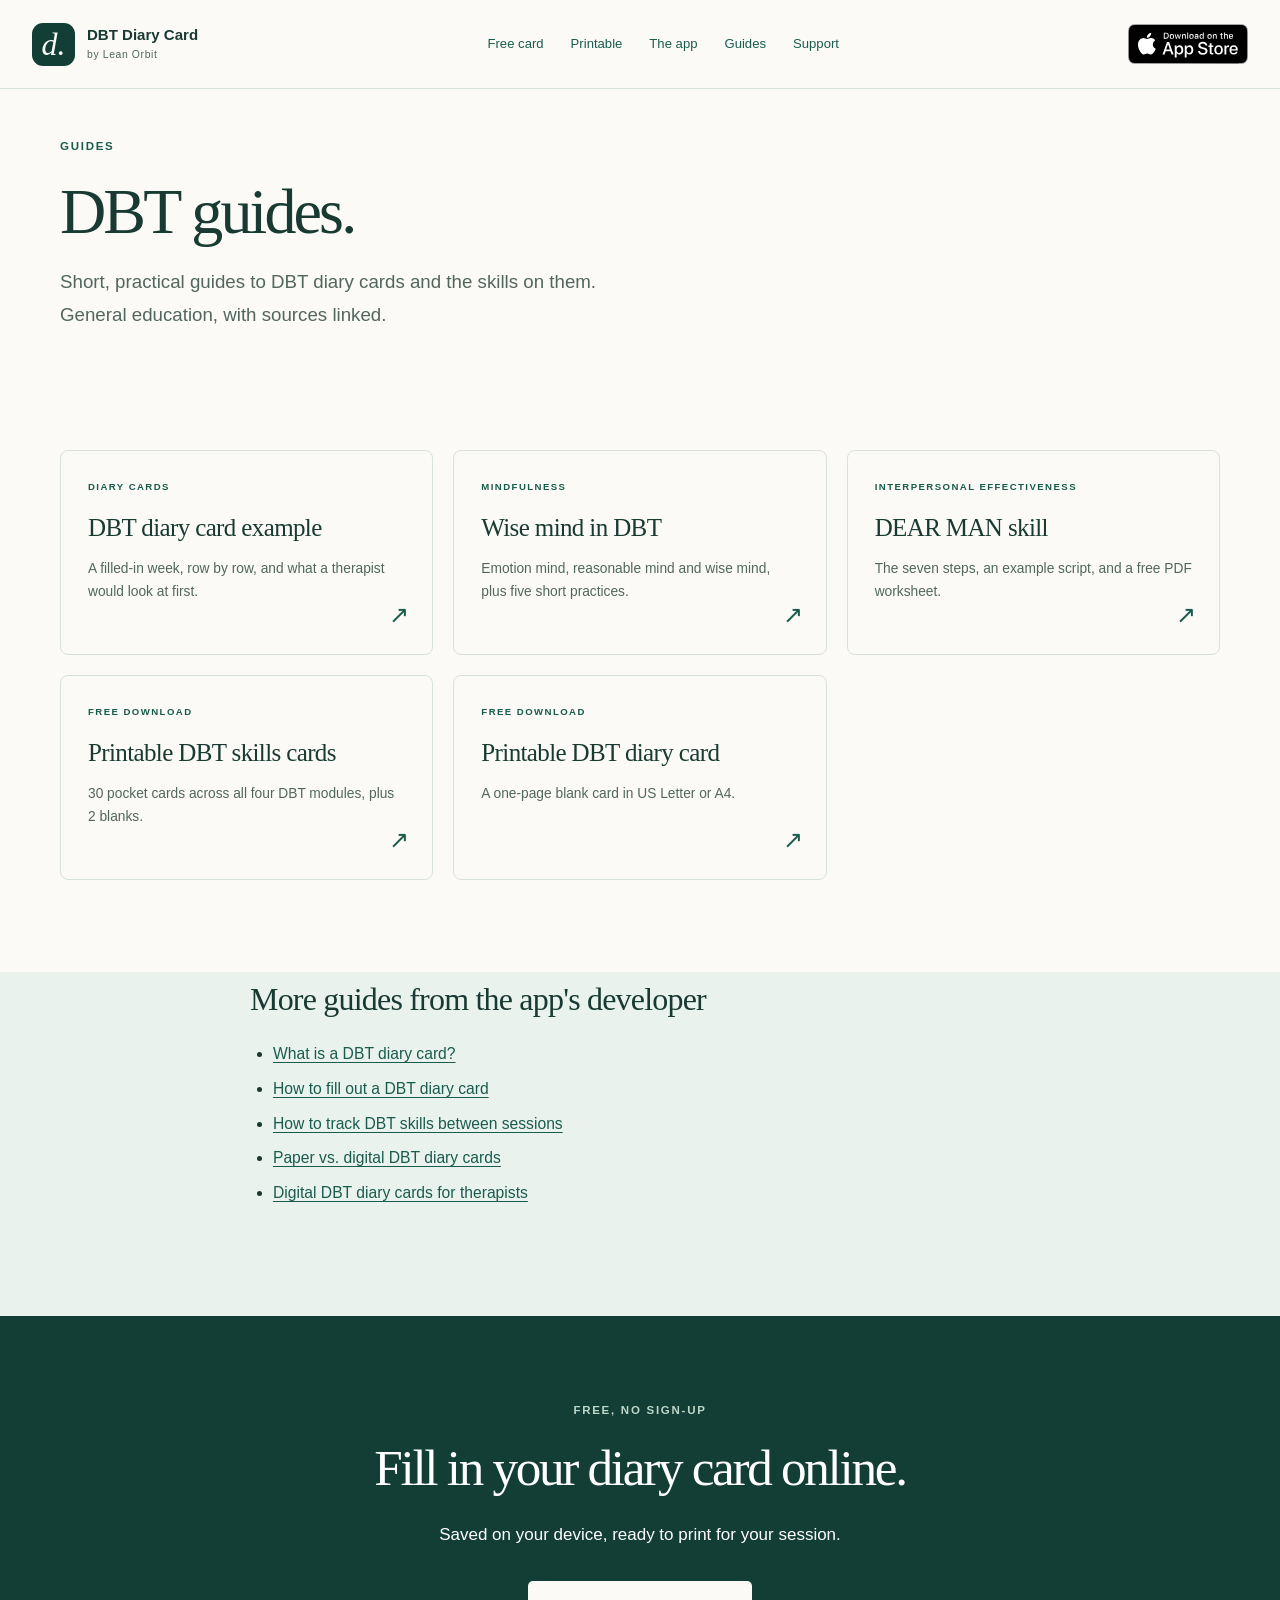
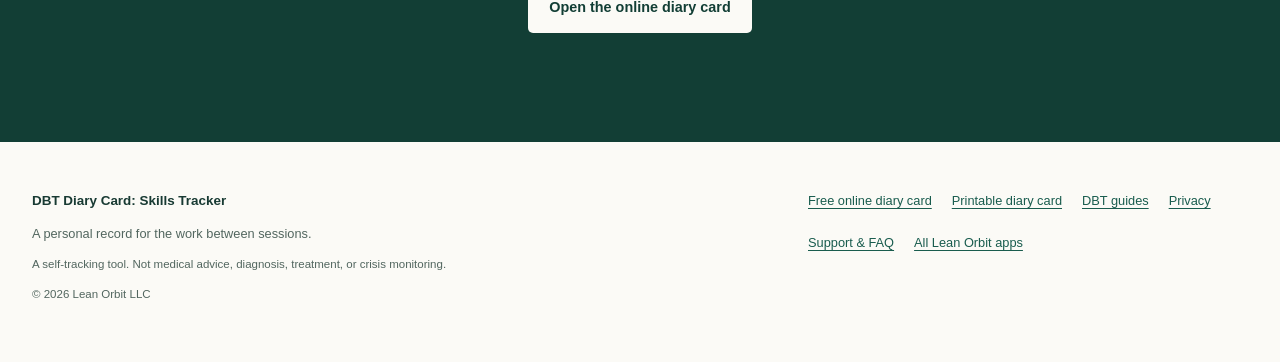
<file: blog/index.html>
<!doctype html>
<html lang="en"><head><meta charset="utf-8"><meta name="viewport" content="width=device-width, initial-scale=1">
<title>DBT Guides: Diary Cards and DBT Skills | DBT Diary Card</title>
<meta name="description" content="Short, practical guides to DBT diary cards and DBT skills: a filled-in diary card example, wise mind, DEAR MAN, free printable DBT skills cards, and how to track skills.">
<link rel="canonical" href="https://dbtdiarycard.online/blog/"><meta name="theme-color" content="#153d35">
<meta property="og:type" content="website"><meta property="og:site_name" content="DBT Diary Card: Skills Tracker">
<meta property="og:title" content="DBT Guides: Diary Cards and DBT Skills"><meta property="og:description" content="Practical guides to DBT diary cards and DBT skills.">
<meta property="og:url" content="https://dbtdiarycard.online/blog/">
<meta property="og:image" content="https://dbtdiarycard.online/og-online-dbt-diary-card.png">
<meta name="twitter:card" content="summary_large_image"><meta name="twitter:image" content="https://dbtdiarycard.online/og-online-dbt-diary-card.png">
<link rel="icon" href="/icon.png" type="image/png"><link rel="apple-touch-icon" href="/icon.png"><link rel="stylesheet" href="/site.css">
<script type="application/ld+json">{"@context":"https://schema.org","@graph":[
{"@type":"CollectionPage","@id":"https://dbtdiarycard.online/blog/#page","url":"https://dbtdiarycard.online/blog/","name":"DBT Guides: Diary Cards and DBT Skills","inLanguage":"en","isPartOf":{"@id":"https://dbtdiarycard.online/#website"},"hasPart":[{"@id":"https://dbtdiarycard.online/blog/dbt-diary-card-example/#article"},{"@id":"https://dbtdiarycard.online/blog/wise-mind-dbt/#article"},{"@id":"https://dbtdiarycard.online/blog/dear-man-dbt/#article"},{"@id":"https://dbtdiarycard.online/blog/dbt-skills-cards/#article"}]},
{"@type":"BreadcrumbList","itemListElement":[{"@type":"ListItem","position":1,"name":"Free online DBT diary card","item":"https://dbtdiarycard.online/"},{"@type":"ListItem","position":2,"name":"DBT guides"}]}
]}</script>
<style>.bl-hero{padding-top:48px;padding-bottom:6px}.bl-hero h1{font-size:clamp(2.4rem,5vw,4rem);margin:.15em 0 .3em}.bl-more{padding-top:10px}</style>
</head><body><a class="skip-link" href="#main">Skip to content</a>
<header class="site-header"><nav class="nav-inner" aria-label="Main navigation">
<a class="brand" href="/"><span class="brand-mark" aria-hidden="true">d.</span><span>DBT Diary Card<span class="brand-sub">by Lean Orbit</span></span></a>
<div class="nav-links"><a href="/">Free card</a><a href="/printable-dbt-diary-card/">Printable</a><a href="https://www.leanorbit.app/dbtdailydiary/">The app</a><a href="/blog/" aria-current="page">Guides</a><a href="https://www.leanorbit.app/dbtdailydiary/support.html">Support</a></div>
<a class="nav-badge" href="https://apps.apple.com/app/id6759234731"><img src="/app-store-badge.svg" width="120" height="40" alt="Download on the App Store"></a>
</nav></header>
<main id="main">
<section class="wrap bl-hero">
<p class="eyebrow">Guides</p>
<h1>DBT guides.</h1>
<p class="lead">Short, practical guides to DBT diary cards and the skills on them. General education, with sources linked.</p>
</section>
<section class="section"><div class="wrap"><div class="guide-grid">
<a class="guide-card" href="/blog/dbt-diary-card-example/"><span class="eyebrow">Diary cards</span><h3>DBT diary card example</h3><p>A filled-in week, row by row, and what a therapist would look at first.</p><span class="guide-arrow" aria-hidden="true">↗</span></a>
<a class="guide-card" href="/blog/wise-mind-dbt/"><span class="eyebrow">Mindfulness</span><h3>Wise mind in DBT</h3><p>Emotion mind, reasonable mind and wise mind, plus five short practices.</p><span class="guide-arrow" aria-hidden="true">↗</span></a>
<a class="guide-card" href="/blog/dear-man-dbt/"><span class="eyebrow">Interpersonal effectiveness</span><h3>DEAR MAN skill</h3><p>The seven steps, an example script, and a free PDF worksheet.</p><span class="guide-arrow" aria-hidden="true">↗</span></a>
<a class="guide-card" href="/blog/dbt-skills-cards/"><span class="eyebrow">Free download</span><h3>Printable DBT skills cards</h3><p>30 pocket cards across all four DBT modules, plus 2 blanks.</p><span class="guide-arrow" aria-hidden="true">↗</span></a>
<a class="guide-card" href="/printable-dbt-diary-card/"><span class="eyebrow">Free download</span><h3>Printable DBT diary card</h3><p>A one-page blank card in US Letter or A4.</p><span class="guide-arrow" aria-hidden="true">↗</span></a>
</div></div></section>
<section class="section section-tint bl-more"><div class="wrap narrow prose">
<h2>More guides from the app's developer</h2>
<ul>
<li><a href="https://www.leanorbit.app/dbtdailydiary/blog/what-is-a-dbt-diary-card.html">What is a DBT diary card?</a></li>
<li><a href="https://www.leanorbit.app/dbtdailydiary/blog/how-to-fill-out-a-dbt-diary-card.html">How to fill out a DBT diary card</a></li>
<li><a href="https://www.leanorbit.app/dbtdailydiary/blog/dbt-skills-tracker-between-sessions.html">How to track DBT skills between sessions</a></li>
<li><a href="https://www.leanorbit.app/dbtdailydiary/blog/paper-vs-digital-dbt-diary-cards.html">Paper vs. digital DBT diary cards</a></li>
<li><a href="https://www.leanorbit.app/dbtdailydiary/blog/digital-dbt-diary-card-for-therapists.html">Digital DBT diary cards for therapists</a></li>
</ul>
</div></section>
<section class="final-cta"><p class="eyebrow">Free, no sign-up</p><h2>Fill in your diary card online.</h2><p>Saved on your device, ready to print for your session.</p><a class="button" href="/">Open the online diary card</a></section>
</main>
<footer class="site-footer"><div><a class="footer-brand" href="https://www.leanorbit.app/dbtdailydiary/index.html">DBT Diary Card: Skills Tracker</a><p>A personal record for the work between sessions.</p><p class="fine">A self-tracking tool. Not medical advice, diagnosis, treatment, or crisis monitoring.</p><p class="fine">© 2026 Lean Orbit LLC</p></div><nav aria-label="Footer navigation"><a href="/">Free online diary card</a><a href="/printable-dbt-diary-card/">Printable diary card</a><a href="/blog/">DBT guides</a><a href="https://www.leanorbit.app/dbtdailydiary/privacy.html">Privacy</a><a href="https://www.leanorbit.app/dbtdailydiary/support.html">Support &amp; FAQ</a><a href="https://www.leanorbit.app/products.html">All Lean Orbit apps</a></nav></footer>
</body></html>
</file>
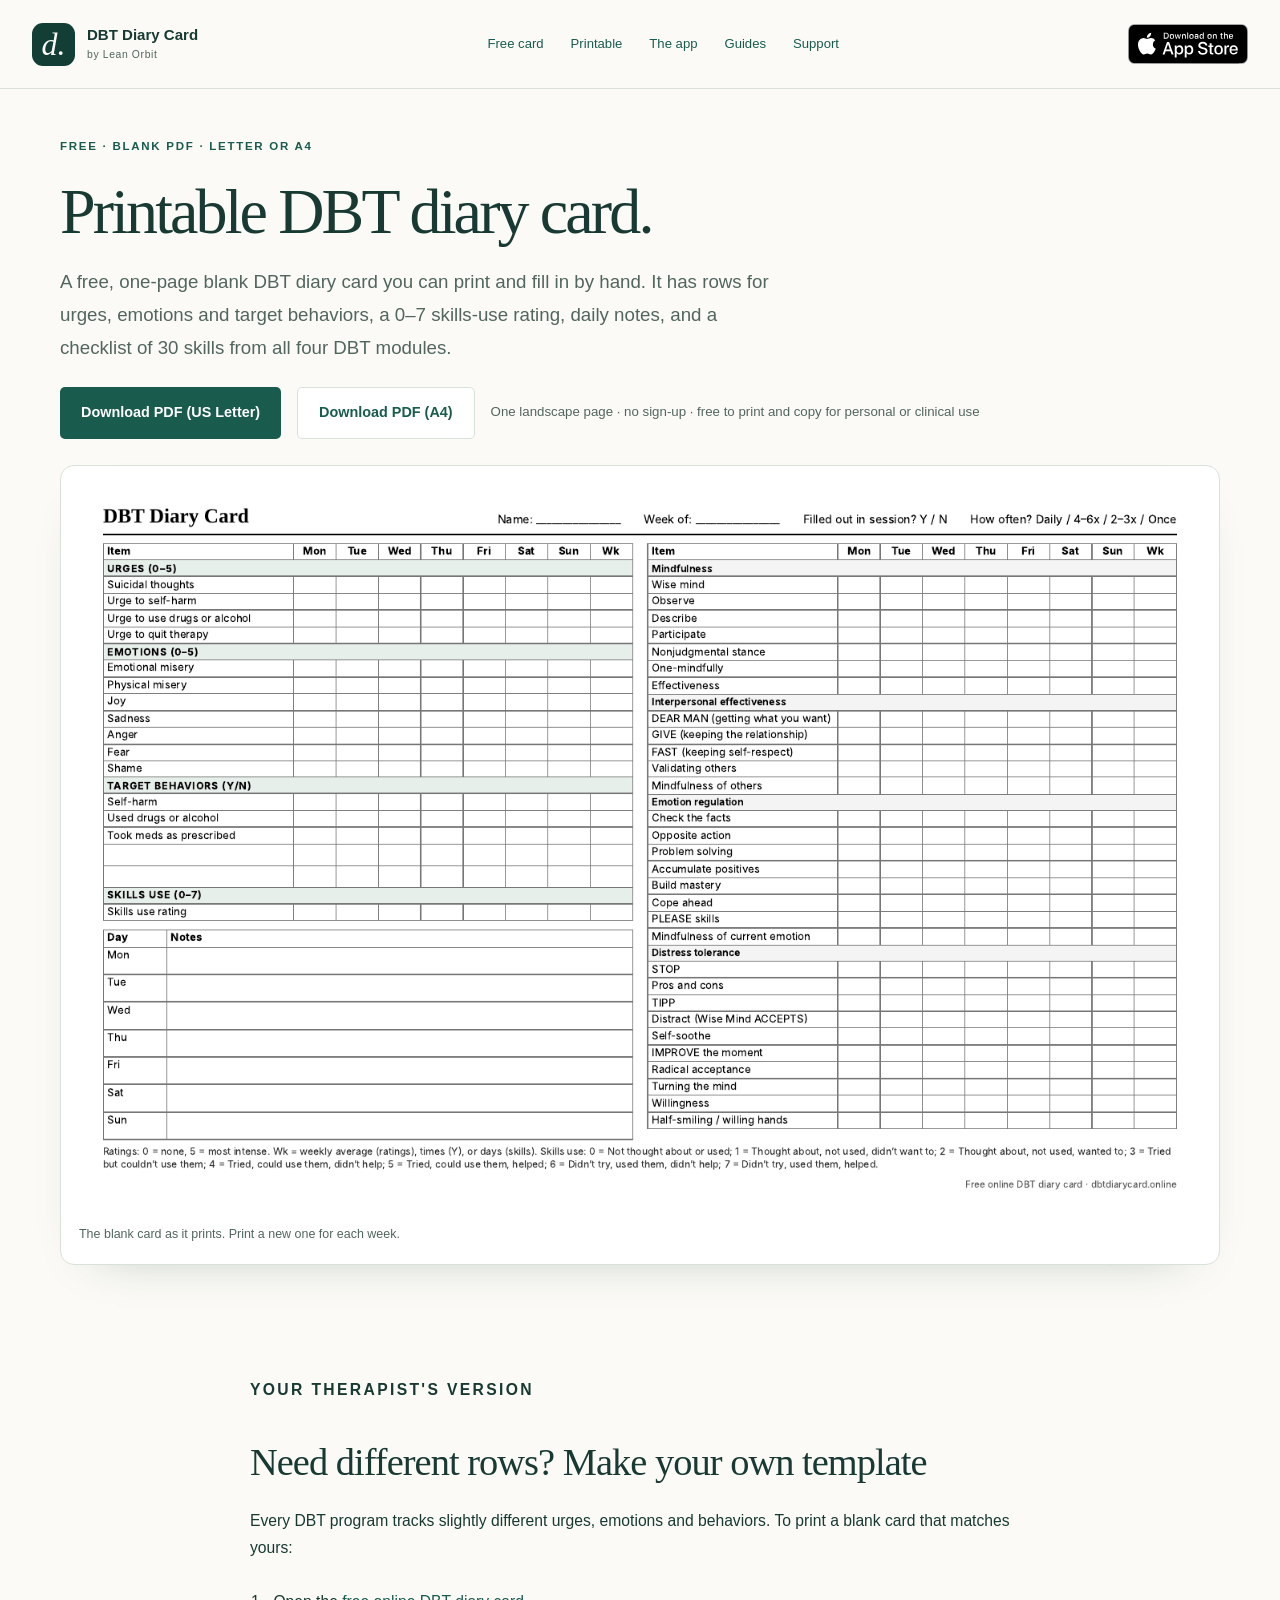
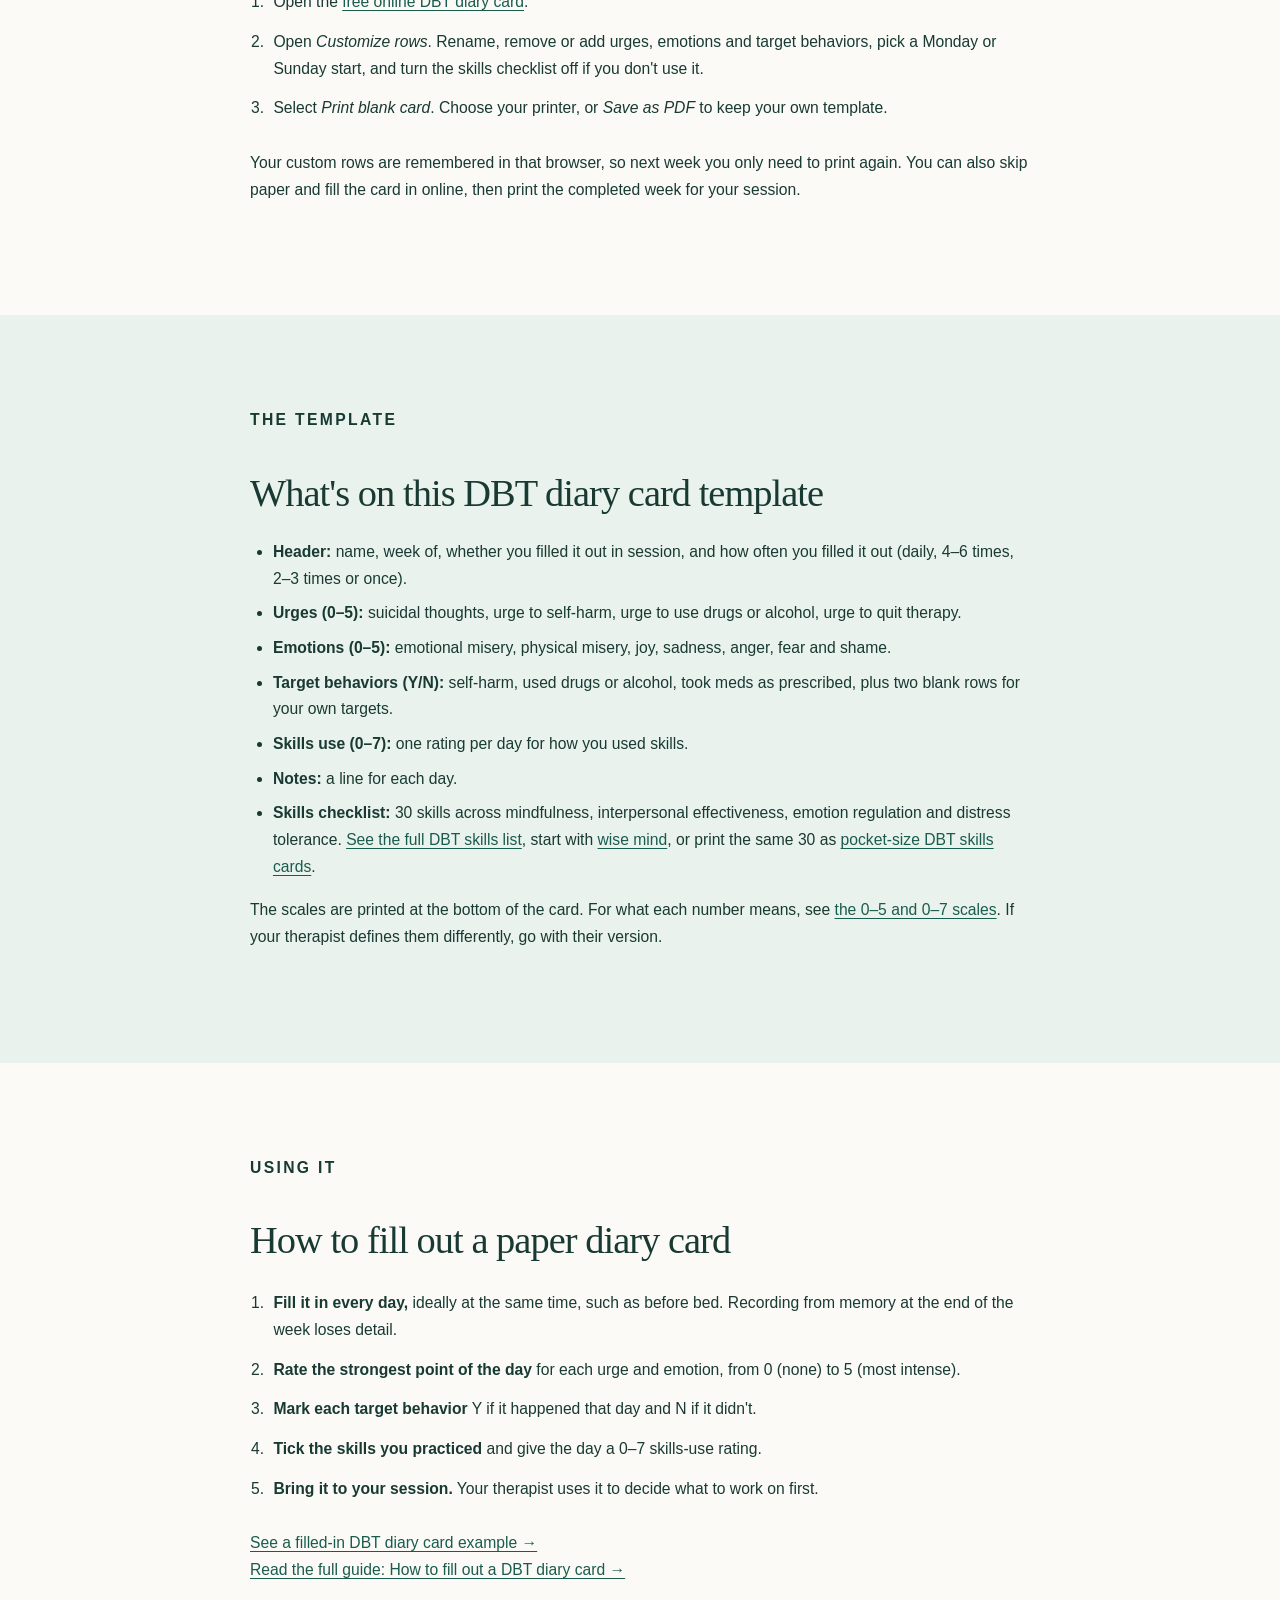
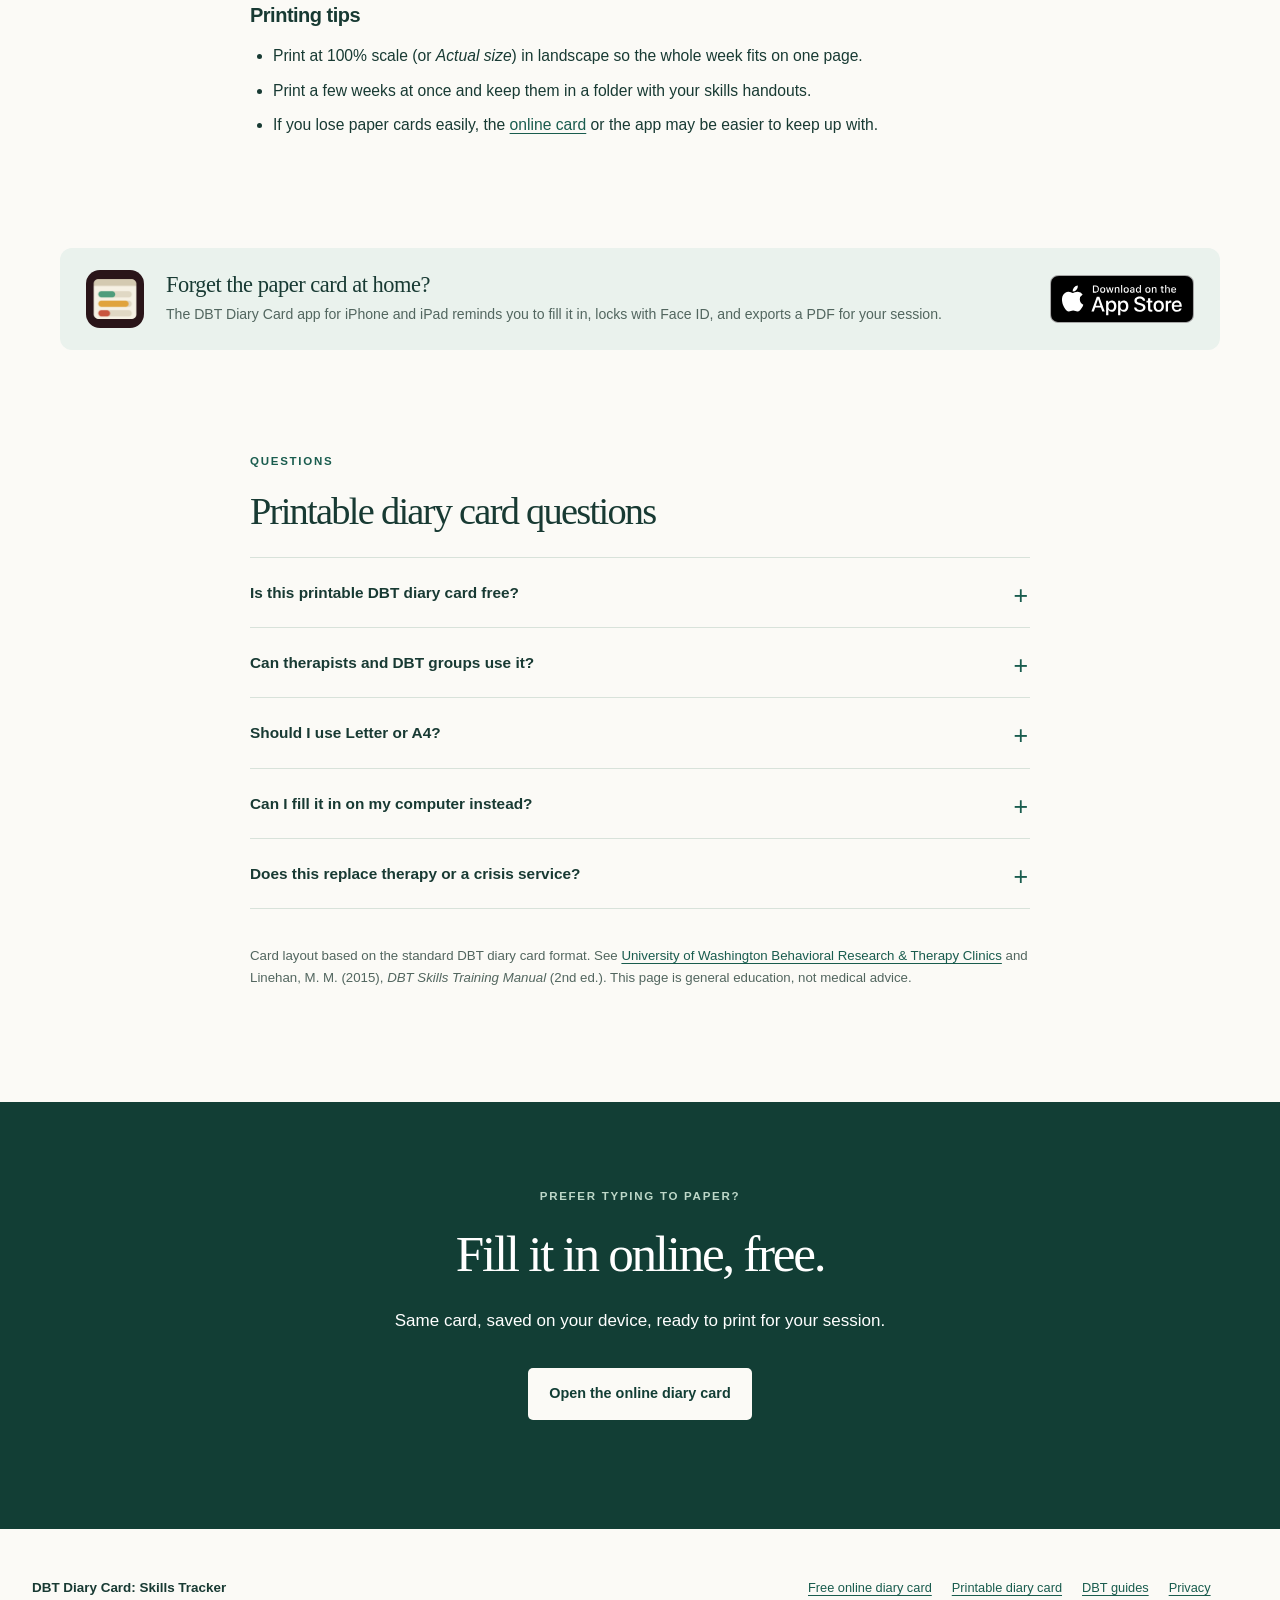
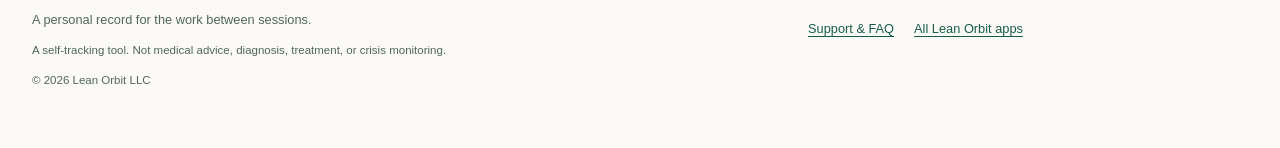
<file: printable-dbt-diary-card/index.html>
<!doctype html>
<html lang="en"><head><meta charset="utf-8"><meta name="viewport" content="width=device-width, initial-scale=1">
<title>Printable DBT Diary Card: Free Blank PDF Template</title>
<meta name="description" content="Download a free printable DBT diary card as a one-page blank PDF in Letter or A4. Urges, emotions, target behaviors and all four DBT skills modules. No sign-up.">
<link rel="canonical" href="https://dbtdiarycard.online/printable-dbt-diary-card/"><meta name="theme-color" content="#153d35">
<meta property="og:type" content="article"><meta property="og:site_name" content="DBT Diary Card: Skills Tracker">
<meta property="og:title" content="Printable DBT Diary Card: Free Blank PDF Template"><meta property="og:description" content="A one-page blank DBT diary card to print, in Letter or A4. Urges, emotions, target behaviors and 30 DBT skills.">
<meta property="og:url" content="https://dbtdiarycard.online/printable-dbt-diary-card/">
<meta property="og:image" content="https://dbtdiarycard.online/printable-dbt-diary-card/blank-dbt-diary-card.png"><meta property="og:image:alt" content="A blank one-page DBT diary card with rows for urges, emotions, target behaviors and DBT skills">
<meta name="twitter:card" content="summary_large_image"><meta name="twitter:title" content="Printable DBT Diary Card: Free Blank PDF Template"><meta name="twitter:description" content="A one-page blank DBT diary card to print, in Letter or A4."><meta name="twitter:image" content="https://dbtdiarycard.online/printable-dbt-diary-card/blank-dbt-diary-card.png">
<link rel="icon" href="/icon.png" type="image/png"><link rel="apple-touch-icon" href="/icon.png"><link rel="stylesheet" href="/site.css">
<script type="application/ld+json">{"@context":"https://schema.org","@graph":[
{"@type":"WebPage","@id":"https://dbtdiarycard.online/printable-dbt-diary-card/#page","url":"https://dbtdiarycard.online/printable-dbt-diary-card/","name":"Printable DBT Diary Card: Free Blank PDF Template","description":"A free, one-page blank DBT diary card to print, in US Letter or A4, with urges, emotions, target behaviors and 30 DBT skills across four modules.","inLanguage":"en","isPartOf":{"@id":"https://dbtdiarycard.online/#website"},"primaryImageOfPage":{"@id":"https://dbtdiarycard.online/printable-dbt-diary-card/#preview"},"breadcrumb":{"@id":"https://dbtdiarycard.online/printable-dbt-diary-card/#breadcrumb"},"publisher":{"@id":"https://dbtdiarycard.online/#org"}},
{"@type":"ImageObject","@id":"https://dbtdiarycard.online/printable-dbt-diary-card/#preview","contentUrl":"https://dbtdiarycard.online/printable-dbt-diary-card/blank-dbt-diary-card.png","width":1399,"height":911,"caption":"Blank printable DBT diary card"},
{"@type":"DigitalDocument","name":"Blank DBT diary card (US Letter PDF)","url":"https://dbtdiarycard.online/printable-dbt-diary-card/dbt-diary-card-blank-letter.pdf","encodingFormat":"application/pdf","isAccessibleForFree":true,"publisher":{"@id":"https://dbtdiarycard.online/#org"}},
{"@type":"DigitalDocument","name":"Blank DBT diary card (A4 PDF)","url":"https://dbtdiarycard.online/printable-dbt-diary-card/dbt-diary-card-blank-a4.pdf","encodingFormat":"application/pdf","isAccessibleForFree":true,"publisher":{"@id":"https://dbtdiarycard.online/#org"}},
{"@type":"BreadcrumbList","@id":"https://dbtdiarycard.online/printable-dbt-diary-card/#breadcrumb","itemListElement":[{"@type":"ListItem","position":1,"name":"Free online DBT diary card","item":"https://dbtdiarycard.online/"},{"@type":"ListItem","position":2,"name":"Printable DBT diary card"}]}
]}</script>
<style>
.pr-hero{padding-top:48px;padding-bottom:10px}
.pr-hero h1{font-size:clamp(2.4rem,5vw,4rem);margin:.15em 0 .3em}
.pr-hero .lead{max-width:720px}
.pr-dl{display:flex;flex-wrap:wrap;gap:12px 16px;align-items:center;margin:22px 0 6px}
.pr-dl .button.alt{background:#fff;color:var(--green);border:1px solid var(--line)}
.pr-dl .fine{margin:0}
.pr-figure{margin:26px auto 10px;background:#fff;border:1px solid var(--line);border-radius:14px;padding:18px;box-shadow:0 20px 50px -38px #17392e66}
.pr-figure img{display:block;width:100%;height:auto;border-radius:4px}
.pr-figure figcaption{font-size:.78rem;color:var(--muted);margin-top:10px}
.pr-content h2{font-size:clamp(1.8rem,3vw,2.4rem)}
.pr-content .prose p,.pr-content .prose li{color:var(--ink)}
.dc-app{display:grid;grid-template-columns:auto 1fr auto;gap:22px;align-items:center;background:var(--mint);border-radius:12px;padding:22px 26px;margin:0 auto 10px}
.dc-app img{width:58px;height:58px;border-radius:14px}
.dc-app h2{font:1.4rem/1.25 var(--serif);letter-spacing:-.02em;margin:0 0 4px}
.dc-app p{margin:0;font-size:.88rem;color:var(--muted)}
@media(max-width:700px){.dc-app{grid-template-columns:1fr;padding:20px}.dc-app img{display:none}.pr-hero{padding-top:20px}.pr-hero h1{font-size:2.3rem}.pr-figure{padding:10px;margin-inline:-6px}.pr-dl .button{width:100%;text-align:center}}
</style></head><body><a class="skip-link" href="#main">Skip to content</a>
<header class="site-header"><nav class="nav-inner" aria-label="Main navigation">
<a class="brand" href="/"><span class="brand-mark" aria-hidden="true">d.</span><span>DBT Diary Card<span class="brand-sub">by Lean Orbit</span></span></a>
<div class="nav-links"><a href="/">Free card</a><a href="/printable-dbt-diary-card/" aria-current="page">Printable</a><a href="https://www.leanorbit.app/dbtdailydiary/">The app</a><a href="/blog/">Guides</a><a href="https://www.leanorbit.app/dbtdailydiary/support.html">Support</a></div>
<a class="nav-badge" href="https://apps.apple.com/app/id6759234731"><img src="/app-store-badge.svg" width="120" height="40" alt="Download on the App Store"></a>
</nav></header>
<main id="main">
<section class="wrap pr-hero">
<p class="eyebrow">Free · Blank PDF · Letter or A4</p>
<h1>Printable DBT diary card.</h1>
<p class="lead">A free, one-page blank DBT diary card you can print and fill in by hand. It has rows for urges, emotions and target behaviors, a 0–7 skills-use rating, daily notes, and a checklist of 30 skills from all four DBT modules.</p>
<div class="pr-dl">
<a class="button" href="dbt-diary-card-blank-letter.pdf" download>Download PDF (US Letter)</a>
<a class="button alt" href="dbt-diary-card-blank-a4.pdf" download>Download PDF (A4)</a>
<p class="fine">One landscape page · no sign-up · free to print and copy for personal or clinical use</p>
</div>
<figure class="pr-figure">
<img src="blank-dbt-diary-card.png" width="1399" height="911" alt="Blank printable DBT diary card. Left side: urges, emotions and target behaviors for Monday to Sunday, a skills-use rating row and daily notes. Right side: a checklist of mindfulness, interpersonal effectiveness, emotion regulation and distress tolerance skills.">
<figcaption>The blank card as it prints. Print a new one for each week.</figcaption>
</figure>
</section>

<section class="section pr-content" id="customize"><div class="wrap narrow prose">
<p class="eyebrow">Your therapist's version</p>
<h2>Need different rows? Make your own template</h2>
<p>Every DBT program tracks slightly different urges, emotions and behaviors. To print a blank card that matches yours:</p>
<ol class="steps">
<li>Open the <a href="/">free online DBT diary card</a>.</li>
<li>Open <em>Customize rows</em>. Rename, remove or add urges, emotions and target behaviors, pick a Monday or Sunday start, and turn the skills checklist off if you don't use it.</li>
<li>Select <em>Print blank card</em>. Choose your printer, or <em>Save as PDF</em> to keep your own template.</li>
</ol>
<p>Your custom rows are remembered in that browser, so next week you only need to print again. You can also skip paper and fill the card in online, then print the completed week for your session.</p>
</div></section>

<section class="section section-tint pr-content" id="whats-on-it"><div class="wrap narrow prose">
<p class="eyebrow">The template</p>
<h2>What's on this DBT diary card template</h2>
<ul>
<li><strong>Header:</strong> name, week of, whether you filled it out in session, and how often you filled it out (daily, 4–6 times, 2–3 times or once).</li>
<li><strong>Urges (0–5):</strong> suicidal thoughts, urge to self-harm, urge to use drugs or alcohol, urge to quit therapy.</li>
<li><strong>Emotions (0–5):</strong> emotional misery, physical misery, joy, sadness, anger, fear and shame.</li>
<li><strong>Target behaviors (Y/N):</strong> self-harm, used drugs or alcohol, took meds as prescribed, plus two blank rows for your own targets.</li>
<li><strong>Skills use (0–7):</strong> one rating per day for how you used skills.</li>
<li><strong>Notes:</strong> a line for each day.</li>
<li><strong>Skills checklist:</strong> 30 skills across mindfulness, interpersonal effectiveness, emotion regulation and distress tolerance. <a href="/#dbt-skills">See the full DBT skills list</a>, start with <a href="/blog/wise-mind-dbt/">wise mind</a>, or print the same 30 as <a href="/blog/dbt-skills-cards/">pocket-size DBT skills cards</a>.</li>
</ul>
<p>The scales are printed at the bottom of the card. For what each number means, see <a href="/#whats-on-the-card">the 0–5 and 0–7 scales</a>. If your therapist defines them differently, go with their version.</p>
</div></section>

<section class="section pr-content" id="how-to-fill"><div class="wrap narrow prose">
<p class="eyebrow">Using it</p>
<h2>How to fill out a paper diary card</h2>
<ol class="steps">
<li><strong>Fill it in every day,</strong> ideally at the same time, such as before bed. Recording from memory at the end of the week loses detail.</li>
<li><strong>Rate the strongest point of the day</strong> for each urge and emotion, from 0 (none) to 5 (most intense).</li>
<li><strong>Mark each target behavior</strong> Y if it happened that day and N if it didn't.</li>
<li><strong>Tick the skills you practiced</strong> and give the day a 0–7 skills-use rating.</li>
<li><strong>Bring it to your session.</strong> Your therapist uses it to decide what to work on first.</li>
</ol>
<p><a href="/blog/dbt-diary-card-example/">See a filled-in DBT diary card example →</a><br><a href="https://www.leanorbit.app/dbtdailydiary/blog/how-to-fill-out-a-dbt-diary-card.html">Read the full guide: How to fill out a DBT diary card →</a></p>
<h3>Printing tips</h3>
<ul>
<li>Print at 100% scale (or <em>Actual size</em>) in landscape so the whole week fits on one page.</li>
<li>Print a few weeks at once and keep them in a folder with your skills handouts.</li>
<li>If you lose paper cards easily, the <a href="/">online card</a> or the app may be easier to keep up with.</li>
</ul>
</div></section>

<section class="wrap" aria-label="DBT Diary Card app">
<div class="dc-app">
  <img src="/icon.png" width="58" height="58" alt="" loading="lazy">
  <div><h2>Forget the paper card at home?</h2><p>The DBT Diary Card app for iPhone and iPad reminds you to fill it in, locks with Face ID, and exports a PDF for your session.</p></div>
  <a class="app-store-badge" href="https://apps.apple.com/app/id6759234731"><img src="/app-store-badge.svg" width="120" height="40" alt="Download on the App Store"></a>
</div>
</section>

<section class="section pr-content" id="faq"><div class="wrap narrow">
<p class="eyebrow">Questions</p>
<h2>Printable diary card questions</h2>
<div class="faq-list">
<details><summary>Is this printable DBT diary card free?</summary><div class="answer"><p>Yes. Download, print and copy it as often as you like. There's no sign-up.</p></div></details>
<details><summary>Can therapists and DBT groups use it?</summary><div class="answer"><p>Yes, you're welcome to print it for clients or groups. If your program uses different targets, make a custom version with the <a href="/">online card</a> and <em>Print blank card</em>.</p></div></details>
<details><summary>Should I use Letter or A4?</summary><div class="answer"><p>Use US Letter in the US and Canada, and A4 almost everywhere else. Both versions fit the card on one landscape page.</p></div></details>
<details><summary>Can I fill it in on my computer instead?</summary><div class="answer"><p>Yes. The <a href="/">free online DBT diary card</a> has the same layout, saves your entries in your browser, and prints a completed card or a PDF when you're done.</p></div></details>
<details><summary>Does this replace therapy or a crisis service?</summary><div class="answer"><p>No. It is a self-tracking tool. If you are in danger or might act on urges to hurt yourself, call or text 988 in the US, or contact local emergency services.</p></div></details>
</div>
<p class="fine" style="margin-top:36px">Card layout based on the standard DBT diary card format. See <a href="https://depts.washington.edu/uwbrtc/resources/assessment-instruments/">University of Washington Behavioral Research &amp; Therapy Clinics</a> and Linehan, M. M. (2015), <em>DBT Skills Training Manual</em> (2nd ed.). This page is general education, not medical advice.</p>
</div></section>

<section class="final-cta"><p class="eyebrow">Prefer typing to paper?</p><h2>Fill it in online, free.</h2><p>Same card, saved on your device, ready to print for your session.</p><a class="button" href="/">Open the online diary card</a></section>
</main>
<footer class="site-footer"><div><a class="footer-brand" href="https://www.leanorbit.app/dbtdailydiary/index.html">DBT Diary Card: Skills Tracker</a><p>A personal record for the work between sessions.</p><p class="fine">A self-tracking tool. Not medical advice, diagnosis, treatment, or crisis monitoring.</p><p class="fine">© 2026 Lean Orbit LLC</p></div><nav aria-label="Footer navigation"><a href="/">Free online diary card</a><a href="/printable-dbt-diary-card/">Printable diary card</a><a href="/blog/">DBT guides</a><a href="https://www.leanorbit.app/dbtdailydiary/privacy.html">Privacy</a><a href="https://www.leanorbit.app/dbtdailydiary/support.html">Support &amp; FAQ</a><a href="https://www.leanorbit.app/products.html">All Lean Orbit apps</a></nav></footer>
</body></html>
</file>
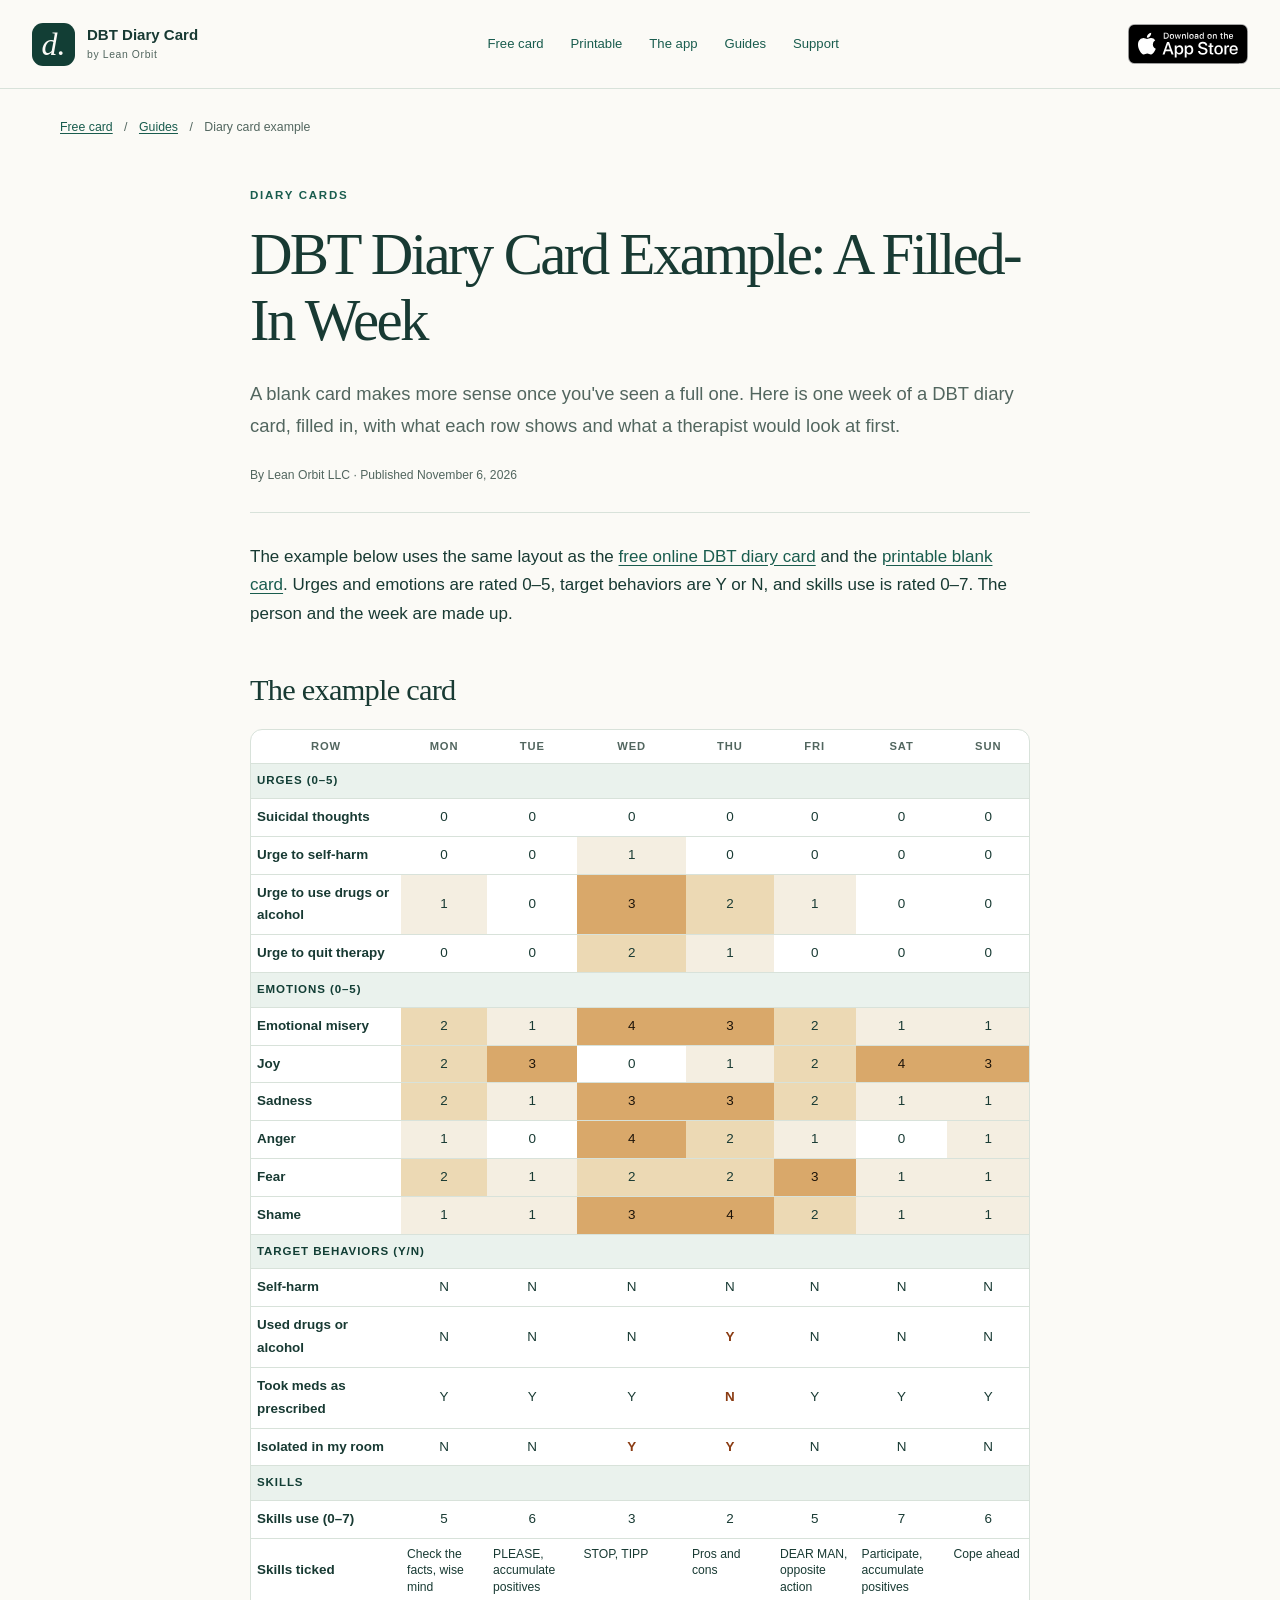
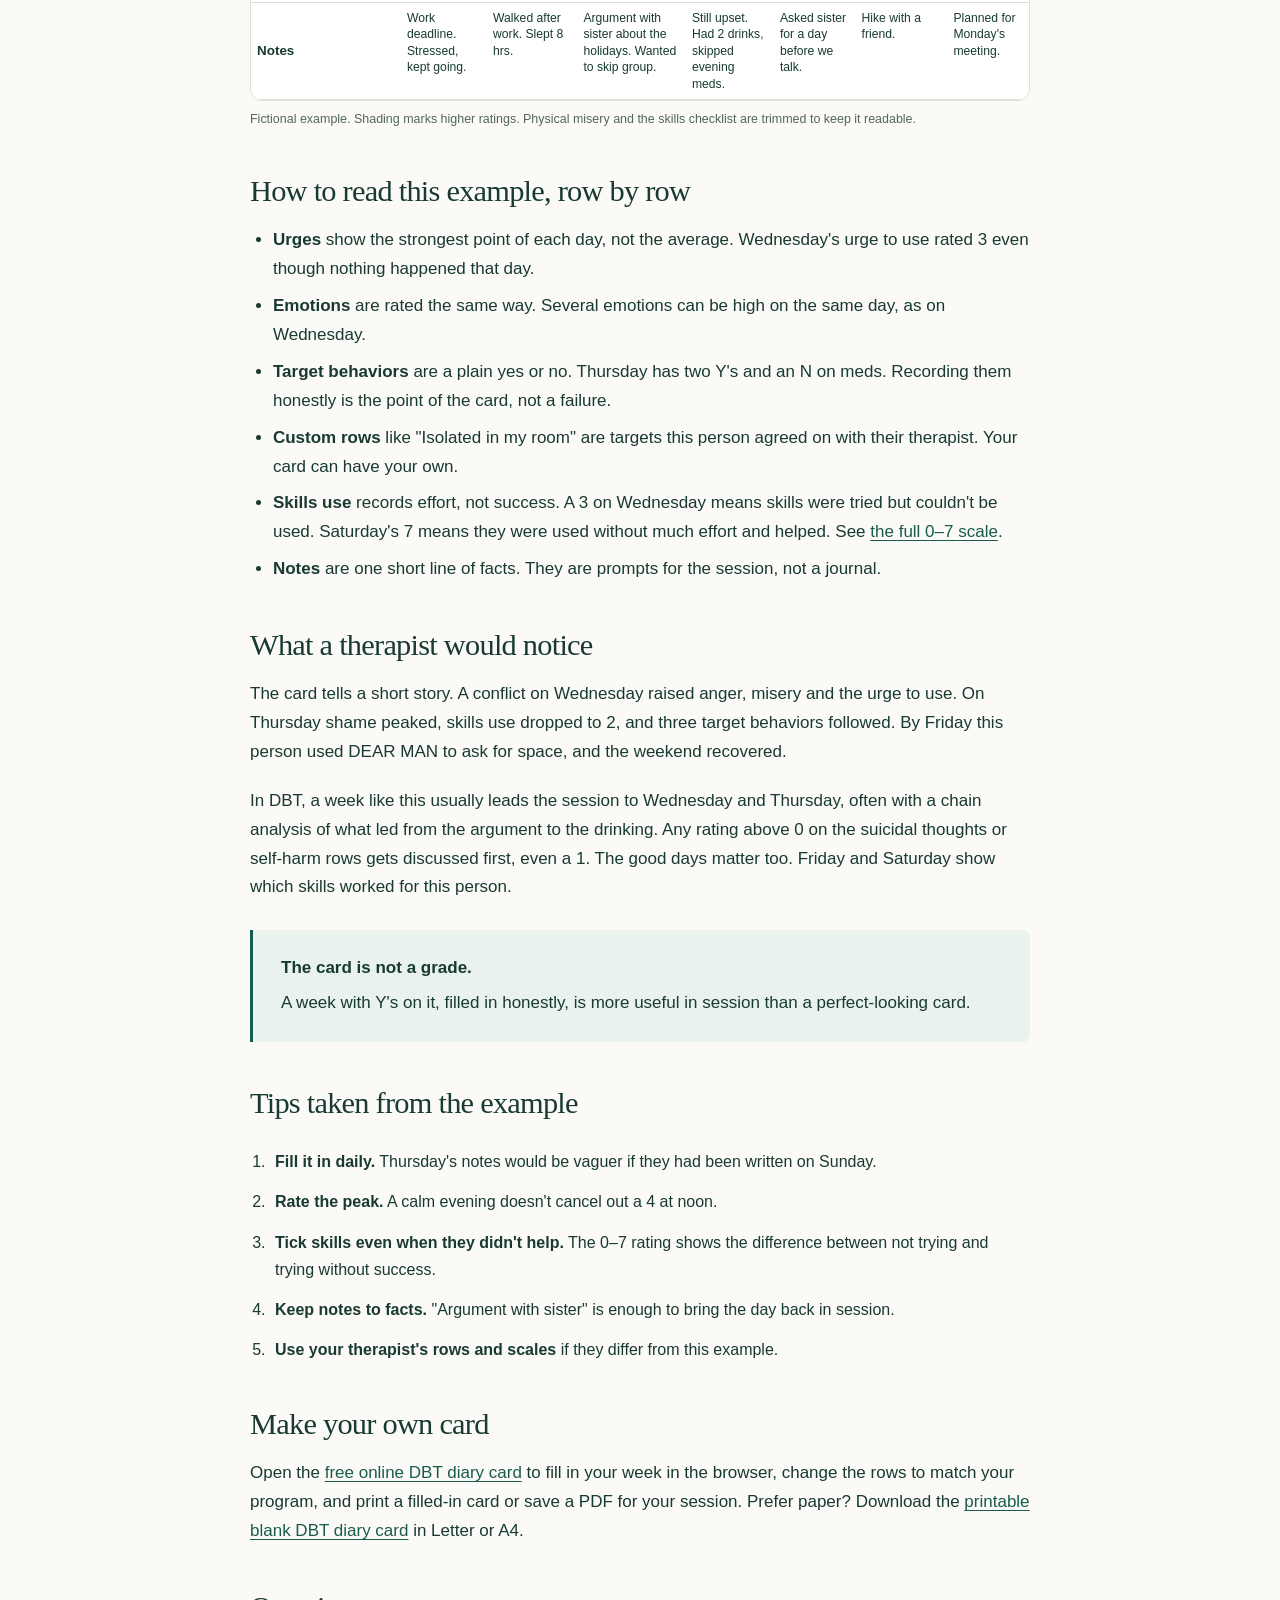
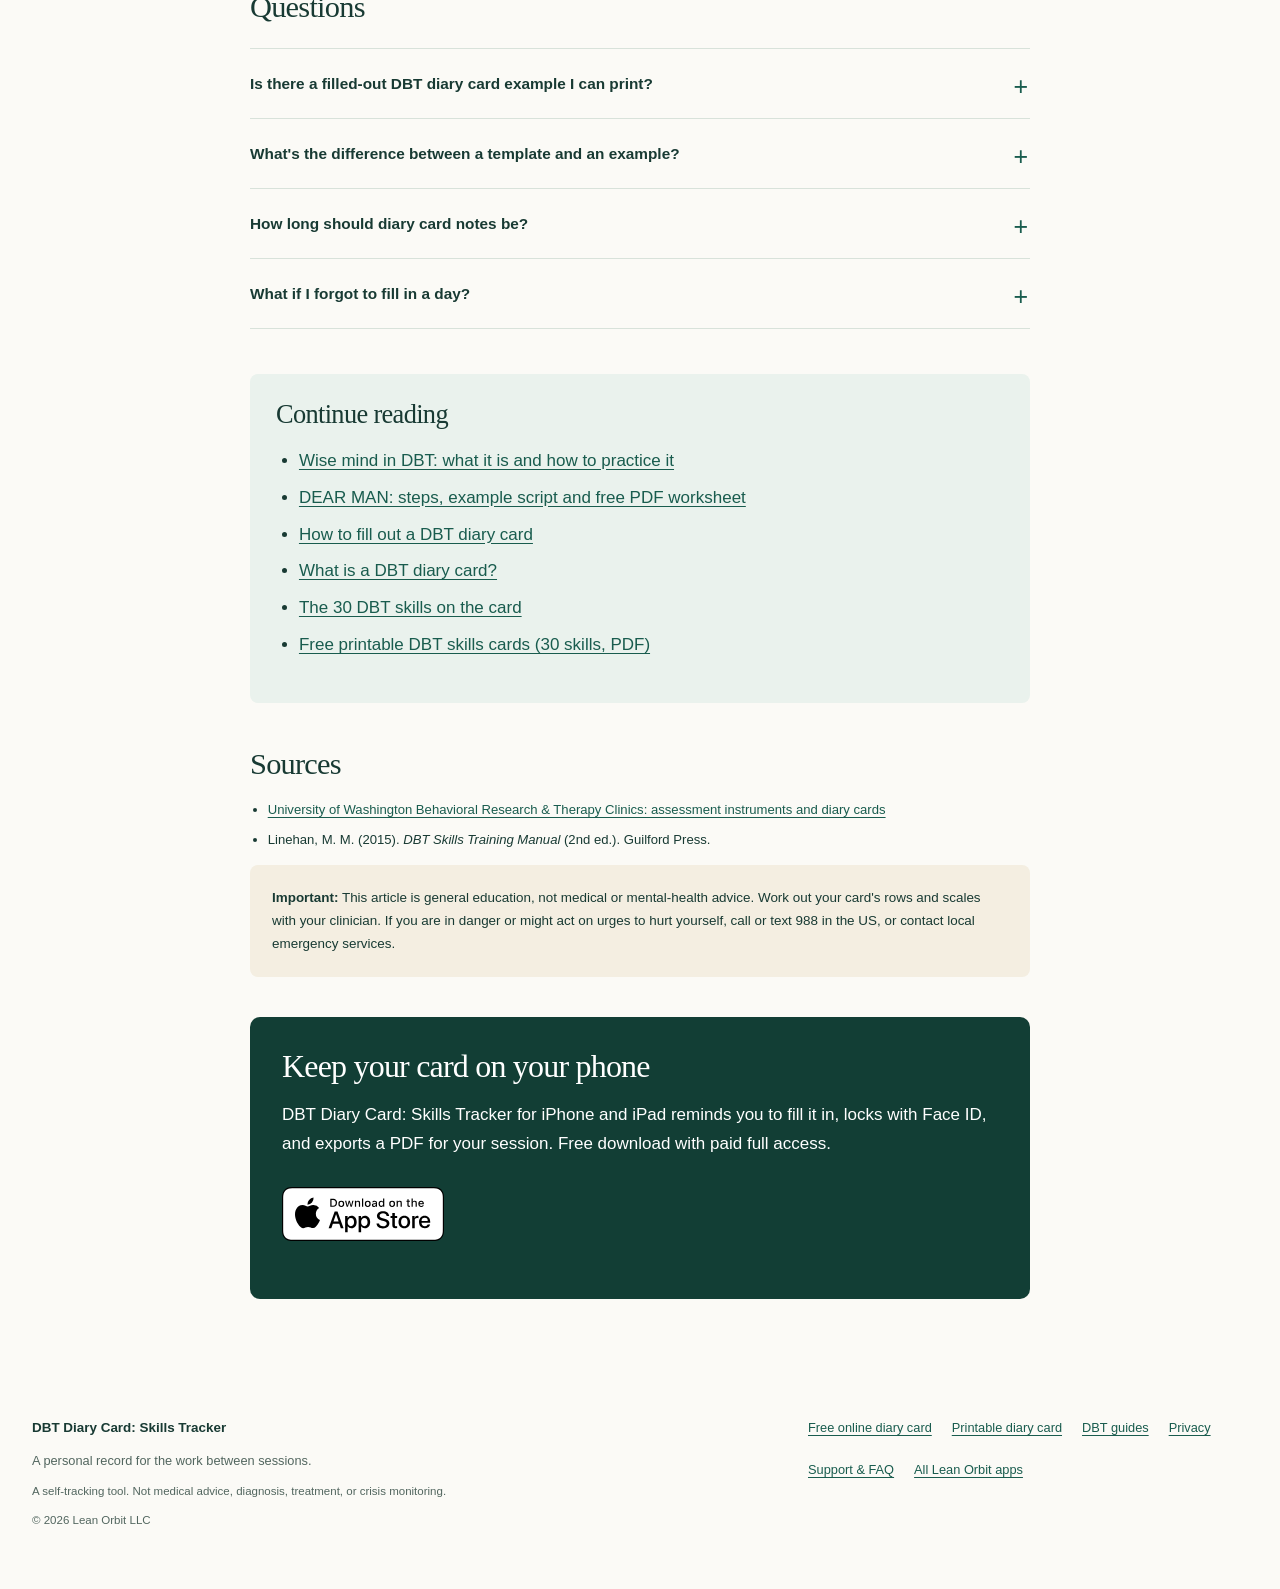
<file: blog/dbt-diary-card-example/index.html>
<!doctype html>
<html lang="en"><head><meta charset="utf-8"><meta name="viewport" content="width=device-width, initial-scale=1">
<title>DBT Diary Card Example: A Filled-In Week, Explained</title>
<meta name="description" content="See a completed DBT diary card example for one week: urges, emotions, target behaviors, skills and notes, with what each row shows and how a therapist reads it.">
<link rel="canonical" href="https://dbtdiarycard.online/blog/dbt-diary-card-example/"><meta name="theme-color" content="#153d35">
<meta property="og:type" content="article"><meta property="og:site_name" content="DBT Diary Card: Skills Tracker">
<meta property="og:title" content="DBT Diary Card Example: A Filled-In Week, Explained"><meta property="og:description" content="A completed one-week DBT diary card, row by row, and the patterns it shows.">
<meta property="og:url" content="https://dbtdiarycard.online/blog/dbt-diary-card-example/">
<meta property="og:image" content="https://dbtdiarycard.online/og-online-dbt-diary-card.png"><meta property="og:image:alt" content="A weekly DBT diary card filled in online, with emotion ratings shaded by intensity">
<meta property="article:published_time" content="2026-11-06">
<meta name="twitter:card" content="summary_large_image"><meta name="twitter:title" content="DBT Diary Card Example: A Filled-In Week, Explained"><meta name="twitter:description" content="A completed one-week DBT diary card, row by row, and the patterns it shows."><meta name="twitter:image" content="https://dbtdiarycard.online/og-online-dbt-diary-card.png">
<link rel="icon" href="/icon.png" type="image/png"><link rel="apple-touch-icon" href="/icon.png"><link rel="stylesheet" href="/site.css">
<script type="application/ld+json">{"@context":"https://schema.org","@graph":[
{"@type":"BlogPosting","@id":"https://dbtdiarycard.online/blog/dbt-diary-card-example/#article","headline":"DBT Diary Card Example: A Filled-In Week, Explained","description":"A completed one-week DBT diary card example with urges, emotions, target behaviors, skills and notes, and how to read it.","url":"https://dbtdiarycard.online/blog/dbt-diary-card-example/","mainEntityOfPage":"https://dbtdiarycard.online/blog/dbt-diary-card-example/","inLanguage":"en","datePublished":"2026-11-06","dateModified":"2026-11-06","image":"https://dbtdiarycard.online/og-online-dbt-diary-card.png","author":{"@type":"Organization","name":"Lean Orbit LLC","url":"https://www.leanorbit.app/"},"publisher":{"@type":"Organization","name":"Lean Orbit LLC","url":"https://www.leanorbit.app/","logo":{"@type":"ImageObject","url":"https://dbtdiarycard.online/icon.png"}},"isPartOf":{"@type":"WebSite","@id":"https://dbtdiarycard.online/#website"},"about":["DBT diary card","Dialectical behavior therapy"]},
{"@type":"BreadcrumbList","itemListElement":[{"@type":"ListItem","position":1,"name":"Free online DBT diary card","item":"https://dbtdiarycard.online/"},{"@type":"ListItem","position":2,"name":"DBT guides","item":"https://dbtdiarycard.online/blog/"},{"@type":"ListItem","position":3,"name":"DBT diary card example"}]},
{"@type":"FAQPage","mainEntity":[
{"@type":"Question","name":"Is there a filled-out DBT diary card example I can print?","acceptedAnswer":{"@type":"Answer","text":"The example on this page shows a full week. To make your own filled-out card, enter your week in the free online DBT diary card at dbtdiarycard.online and choose Print / Save PDF."}},
{"@type":"Question","name":"What is the difference between a DBT diary card template and an example?","acceptedAnswer":{"@type":"Answer","text":"A template is a blank card with rows and scales. An example is a template that has been filled in for a sample week, so you can see what the ratings and notes look like in practice."}},
{"@type":"Question","name":"How long should diary card notes be?","acceptedAnswer":{"@type":"Answer","text":"One short line per day is enough. Write the main event and what you did, for example: argument with sister, wanted to quit group. Save the detail for your session."}},
{"@type":"Question","name":"Should I leave a day blank if I forgot to fill it in?","acceptedAnswer":{"@type":"Answer","text":"Fill it in as soon as you remember and add a note that it was filled in late. If you can't remember, leave it blank. A blank day is information too."}}
]}]}</script>
<style>
.sr-only{position:absolute;width:1px;height:1px;padding:0;margin:-1px;overflow:hidden;clip:rect(0,0,0,0);white-space:nowrap;border:0}
.ex-wrap{overflow-x:auto;margin:22px 0 8px;border:1px solid var(--line);border-radius:12px;background:#fff}
.ex-card{width:100%;min-width:640px;border-collapse:collapse;font-size:.84rem}
.ex-card th,.ex-card td{padding:7px 6px;border-bottom:1px solid var(--line);text-align:center}
.ex-card th[scope=row]{text-align:left;font-weight:600;width:150px;min-width:120px}
.ex-card thead th{font-size:.7rem;letter-spacing:.08em;text-transform:uppercase;color:var(--muted)}
.ex-card .grp th{background:var(--mint);text-align:left;font-size:.72rem;letter-spacing:.08em;text-transform:uppercase;color:var(--green-dark)}
.ex-card td.h1{background:#f4eee1}.ex-card td.h2{background:#ecd9b4}.ex-card td.h3{background:#d9a86a;color:#1d140a}
.ex-card td.y{font-weight:700;color:#8a3b12}
.ex-card .notes td{text-align:left;font-size:.76rem;line-height:1.35;vertical-align:top}
.ex-cap{font-size:.78rem;color:var(--muted);margin:0 0 26px}
</style></head><body><a class="skip-link" href="#main">Skip to content</a>
<header class="site-header"><nav class="nav-inner" aria-label="Main navigation">
<a class="brand" href="/"><span class="brand-mark" aria-hidden="true">d.</span><span>DBT Diary Card<span class="brand-sub">by Lean Orbit</span></span></a>
<div class="nav-links"><a href="/">Free card</a><a href="/printable-dbt-diary-card/">Printable</a><a href="https://www.leanorbit.app/dbtdailydiary/">The app</a><a href="/blog/" aria-current="page">Guides</a><a href="https://www.leanorbit.app/dbtdailydiary/support.html">Support</a></div>
<a class="nav-badge" href="https://apps.apple.com/app/id6759234731"><img src="/app-store-badge.svg" width="120" height="40" alt="Download on the App Store"></a>
</nav></header>
<main id="main"><div class="wrap breadcrumb"><a href="/">Free card</a><span aria-hidden="true"> / </span><a href="/blog/">Guides</a><span aria-hidden="true"> / </span>Diary card example</div>
<article class="article wrap narrow">
<p class="kicker">Diary cards</p>
<h1>DBT Diary Card Example: A Filled-In Week</h1>
<p class="dek">A blank card makes more sense once you've seen a full one. Here is one week of a DBT diary card, filled in, with what each row shows and what a therapist would look at first.</p>
<p class="byline">By Lean Orbit LLC · Published November 6, 2026</p>

<p>The example below uses the same layout as the <a href="/">free online DBT diary card</a> and the <a href="/printable-dbt-diary-card/">printable blank card</a>. Urges and emotions are rated 0–5, target behaviors are Y or N, and skills use is rated 0–7. The person and the week are made up.</p>

<h2>The example card</h2>
<div class="ex-wrap"><table class="ex-card">
<caption class="sr-only">Example DBT diary card for one week</caption>
<thead><tr><th scope="col">Row</th><th scope="col">Mon</th><th scope="col">Tue</th><th scope="col">Wed</th><th scope="col">Thu</th><th scope="col">Fri</th><th scope="col">Sat</th><th scope="col">Sun</th></tr></thead>
<tbody>
<tr class="grp"><th colspan="8" scope="colgroup">Urges (0–5)</th></tr>
<tr><th scope="row">Suicidal thoughts</th><td>0</td><td>0</td><td>0</td><td>0</td><td>0</td><td>0</td><td>0</td></tr>
<tr><th scope="row">Urge to self-harm</th><td>0</td><td>0</td><td class="h1">1</td><td>0</td><td>0</td><td>0</td><td>0</td></tr>
<tr><th scope="row">Urge to use drugs or alcohol</th><td class="h1">1</td><td>0</td><td class="h3">3</td><td class="h2">2</td><td class="h1">1</td><td>0</td><td>0</td></tr>
<tr><th scope="row">Urge to quit therapy</th><td>0</td><td>0</td><td class="h2">2</td><td class="h1">1</td><td>0</td><td>0</td><td>0</td></tr>
<tr class="grp"><th colspan="8" scope="colgroup">Emotions (0–5)</th></tr>
<tr><th scope="row">Emotional misery</th><td class="h2">2</td><td class="h1">1</td><td class="h3">4</td><td class="h3">3</td><td class="h2">2</td><td class="h1">1</td><td class="h1">1</td></tr>
<tr><th scope="row">Joy</th><td class="h2">2</td><td class="h3">3</td><td>0</td><td class="h1">1</td><td class="h2">2</td><td class="h3">4</td><td class="h3">3</td></tr>
<tr><th scope="row">Sadness</th><td class="h2">2</td><td class="h1">1</td><td class="h3">3</td><td class="h3">3</td><td class="h2">2</td><td class="h1">1</td><td class="h1">1</td></tr>
<tr><th scope="row">Anger</th><td class="h1">1</td><td>0</td><td class="h3">4</td><td class="h2">2</td><td class="h1">1</td><td>0</td><td class="h1">1</td></tr>
<tr><th scope="row">Fear</th><td class="h2">2</td><td class="h1">1</td><td class="h2">2</td><td class="h2">2</td><td class="h3">3</td><td class="h1">1</td><td class="h1">1</td></tr>
<tr><th scope="row">Shame</th><td class="h1">1</td><td class="h1">1</td><td class="h3">3</td><td class="h3">4</td><td class="h2">2</td><td class="h1">1</td><td class="h1">1</td></tr>
<tr class="grp"><th colspan="8" scope="colgroup">Target behaviors (Y/N)</th></tr>
<tr><th scope="row">Self-harm</th><td>N</td><td>N</td><td>N</td><td>N</td><td>N</td><td>N</td><td>N</td></tr>
<tr><th scope="row">Used drugs or alcohol</th><td>N</td><td>N</td><td>N</td><td class="y">Y</td><td>N</td><td>N</td><td>N</td></tr>
<tr><th scope="row">Took meds as prescribed</th><td>Y</td><td>Y</td><td>Y</td><td class="y">N</td><td>Y</td><td>Y</td><td>Y</td></tr>
<tr><th scope="row">Isolated in my room</th><td>N</td><td>N</td><td class="y">Y</td><td class="y">Y</td><td>N</td><td>N</td><td>N</td></tr>
<tr class="grp"><th colspan="8" scope="colgroup">Skills</th></tr>
<tr><th scope="row">Skills use (0–7)</th><td>5</td><td>6</td><td>3</td><td>2</td><td>5</td><td>7</td><td>6</td></tr>
<tr class="notes"><th scope="row">Skills ticked</th><td>Check the facts, wise mind</td><td>PLEASE, accumulate positives</td><td>STOP, TIPP</td><td>Pros and cons</td><td>DEAR MAN, opposite action</td><td>Participate, accumulate positives</td><td>Cope ahead</td></tr>
<tr class="notes"><th scope="row">Notes</th><td>Work deadline. Stressed, kept going.</td><td>Walked after work. Slept 8 hrs.</td><td>Argument with sister about the holidays. Wanted to skip group.</td><td>Still upset. Had 2 drinks, skipped evening meds.</td><td>Asked sister for a day before we talk.</td><td>Hike with a friend.</td><td>Planned for Monday's meeting.</td></tr>
</tbody></table></div>
<p class="ex-cap">Fictional example. Shading marks higher ratings. Physical misery and the skills checklist are trimmed to keep it readable.</p>

<h2>How to read this example, row by row</h2>
<ul>
<li><strong>Urges</strong> show the strongest point of each day, not the average. Wednesday's urge to use rated 3 even though nothing happened that day.</li>
<li><strong>Emotions</strong> are rated the same way. Several emotions can be high on the same day, as on Wednesday.</li>
<li><strong>Target behaviors</strong> are a plain yes or no. Thursday has two Y's and an N on meds. Recording them honestly is the point of the card, not a failure.</li>
<li><strong>Custom rows</strong> like "Isolated in my room" are targets this person agreed on with their therapist. Your card can have your own.</li>
<li><strong>Skills use</strong> records effort, not success. A 3 on Wednesday means skills were tried but couldn't be used. Saturday's 7 means they were used without much effort and helped. See <a href="/#whats-on-the-card">the full 0–7 scale</a>.</li>
<li><strong>Notes</strong> are one short line of facts. They are prompts for the session, not a journal.</li>
</ul>

<h2>What a therapist would notice</h2>
<p>The card tells a short story. A conflict on Wednesday raised anger, misery and the urge to use. On Thursday shame peaked, skills use dropped to 2, and three target behaviors followed. By Friday this person used DEAR MAN to ask for space, and the weekend recovered.</p>
<p>In DBT, a week like this usually leads the session to Wednesday and Thursday, often with a chain analysis of what led from the argument to the drinking. Any rating above 0 on the suicidal thoughts or self-harm rows gets discussed first, even a 1. The good days matter too. Friday and Saturday show which skills worked for this person.</p>
<div class="callout"><strong>The card is not a grade.</strong><p>A week with Y's on it, filled in honestly, is more useful in session than a perfect-looking card.</p></div>

<h2>Tips taken from the example</h2>
<ol class="steps">
<li><strong>Fill it in daily.</strong> Thursday's notes would be vaguer if they had been written on Sunday.</li>
<li><strong>Rate the peak.</strong> A calm evening doesn't cancel out a 4 at noon.</li>
<li><strong>Tick skills even when they didn't help.</strong> The 0–7 rating shows the difference between not trying and trying without success.</li>
<li><strong>Keep notes to facts.</strong> "Argument with sister" is enough to bring the day back in session.</li>
<li><strong>Use your therapist's rows and scales</strong> if they differ from this example.</li>
</ol>

<h2>Make your own card</h2>
<p>Open the <a href="/">free online DBT diary card</a> to fill in your week in the browser, change the rows to match your program, and print a filled-in card or save a PDF for your session. Prefer paper? Download the <a href="/printable-dbt-diary-card/">printable blank DBT diary card</a> in Letter or A4.</p>

<h2>Questions</h2>
<div class="faq-list">
<details><summary>Is there a filled-out DBT diary card example I can print?</summary><div class="answer"><p>The card above shows a full week. To make your own filled-out card, enter your week in the <a href="/">online diary card</a> and choose <em>Print / Save PDF</em>.</p></div></details>
<details><summary>What's the difference between a template and an example?</summary><div class="answer"><p>A template is a blank card with rows and scales. An example is a template filled in for a sample week, so you can see what ratings and notes look like.</p></div></details>
<details><summary>How long should diary card notes be?</summary><div class="answer"><p>One short line per day: the main event and what you did. Save the detail for your session.</p></div></details>
<details><summary>What if I forgot to fill in a day?</summary><div class="answer"><p>Fill it in as soon as you remember and note that it was late. If you can't remember, leave it blank. A blank day is information too.</p></div></details>
</div>

<section class="related"><h2>Continue reading</h2><ul>
<li><a href="/blog/wise-mind-dbt/">Wise mind in DBT: what it is and how to practice it</a></li>
<li><a href="/blog/dear-man-dbt/">DEAR MAN: steps, example script and free PDF worksheet</a></li>
<li><a href="https://www.leanorbit.app/dbtdailydiary/blog/how-to-fill-out-a-dbt-diary-card.html">How to fill out a DBT diary card</a></li>
<li><a href="https://www.leanorbit.app/dbtdailydiary/blog/what-is-a-dbt-diary-card.html">What is a DBT diary card?</a></li>
<li><a href="/#dbt-skills">The 30 DBT skills on the card</a></li>
<li><a href="/blog/dbt-skills-cards/">Free printable DBT skills cards (30 skills, PDF)</a></li>
</ul></section>
<h2>Sources</h2>
<ul class="references">
<li><a href="https://depts.washington.edu/uwbrtc/resources/assessment-instruments/">University of Washington Behavioral Research &amp; Therapy Clinics: assessment instruments and diary cards</a></li>
<li>Linehan, M. M. (2015). <em>DBT Skills Training Manual</em> (2nd ed.). Guilford Press.</li>
</ul>
<p class="disclaimer"><strong>Important:</strong> This article is general education, not medical or mental-health advice. Work out your card's rows and scales with your clinician. If you are in danger or might act on urges to hurt yourself, call or text 988 in the US, or contact local emergency services.</p>
<div class="article-cta"><h2>Keep your card on your phone</h2><p>DBT Diary Card: Skills Tracker for iPhone and iPad reminds you to fill it in, locks with Face ID, and exports a PDF for your session. Free download with paid full access.</p><a class="app-store-badge" href="https://apps.apple.com/app/id6759234731"><img src="/app-store-badge-white.svg" width="120" height="40" alt="Download on the App Store"></a></div>
</article></main>
<footer class="site-footer"><div><a class="footer-brand" href="https://www.leanorbit.app/dbtdailydiary/index.html">DBT Diary Card: Skills Tracker</a><p>A personal record for the work between sessions.</p><p class="fine">A self-tracking tool. Not medical advice, diagnosis, treatment, or crisis monitoring.</p><p class="fine">© 2026 Lean Orbit LLC</p></div><nav aria-label="Footer navigation"><a href="/">Free online diary card</a><a href="/printable-dbt-diary-card/">Printable diary card</a><a href="/blog/">DBT guides</a><a href="https://www.leanorbit.app/dbtdailydiary/privacy.html">Privacy</a><a href="https://www.leanorbit.app/dbtdailydiary/support.html">Support &amp; FAQ</a><a href="https://www.leanorbit.app/products.html">All Lean Orbit apps</a></nav></footer>
</body></html>
</file>
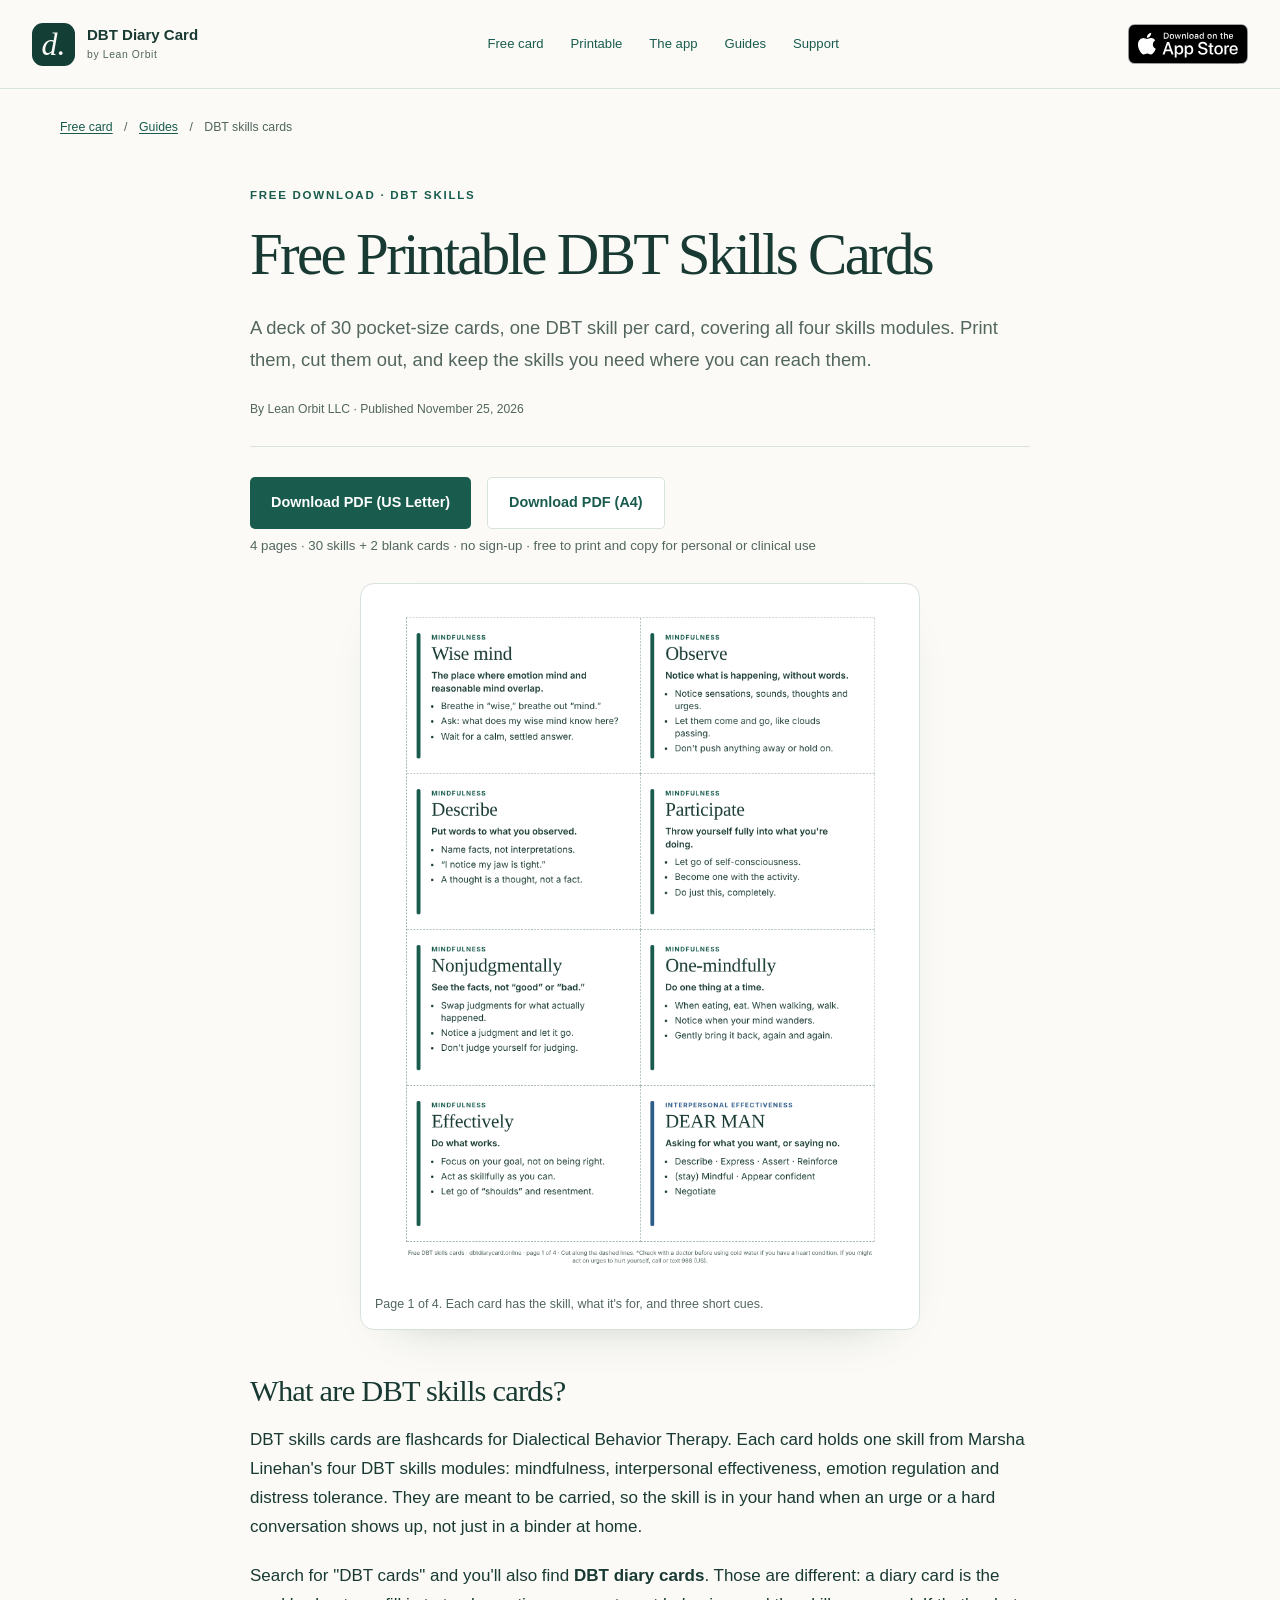
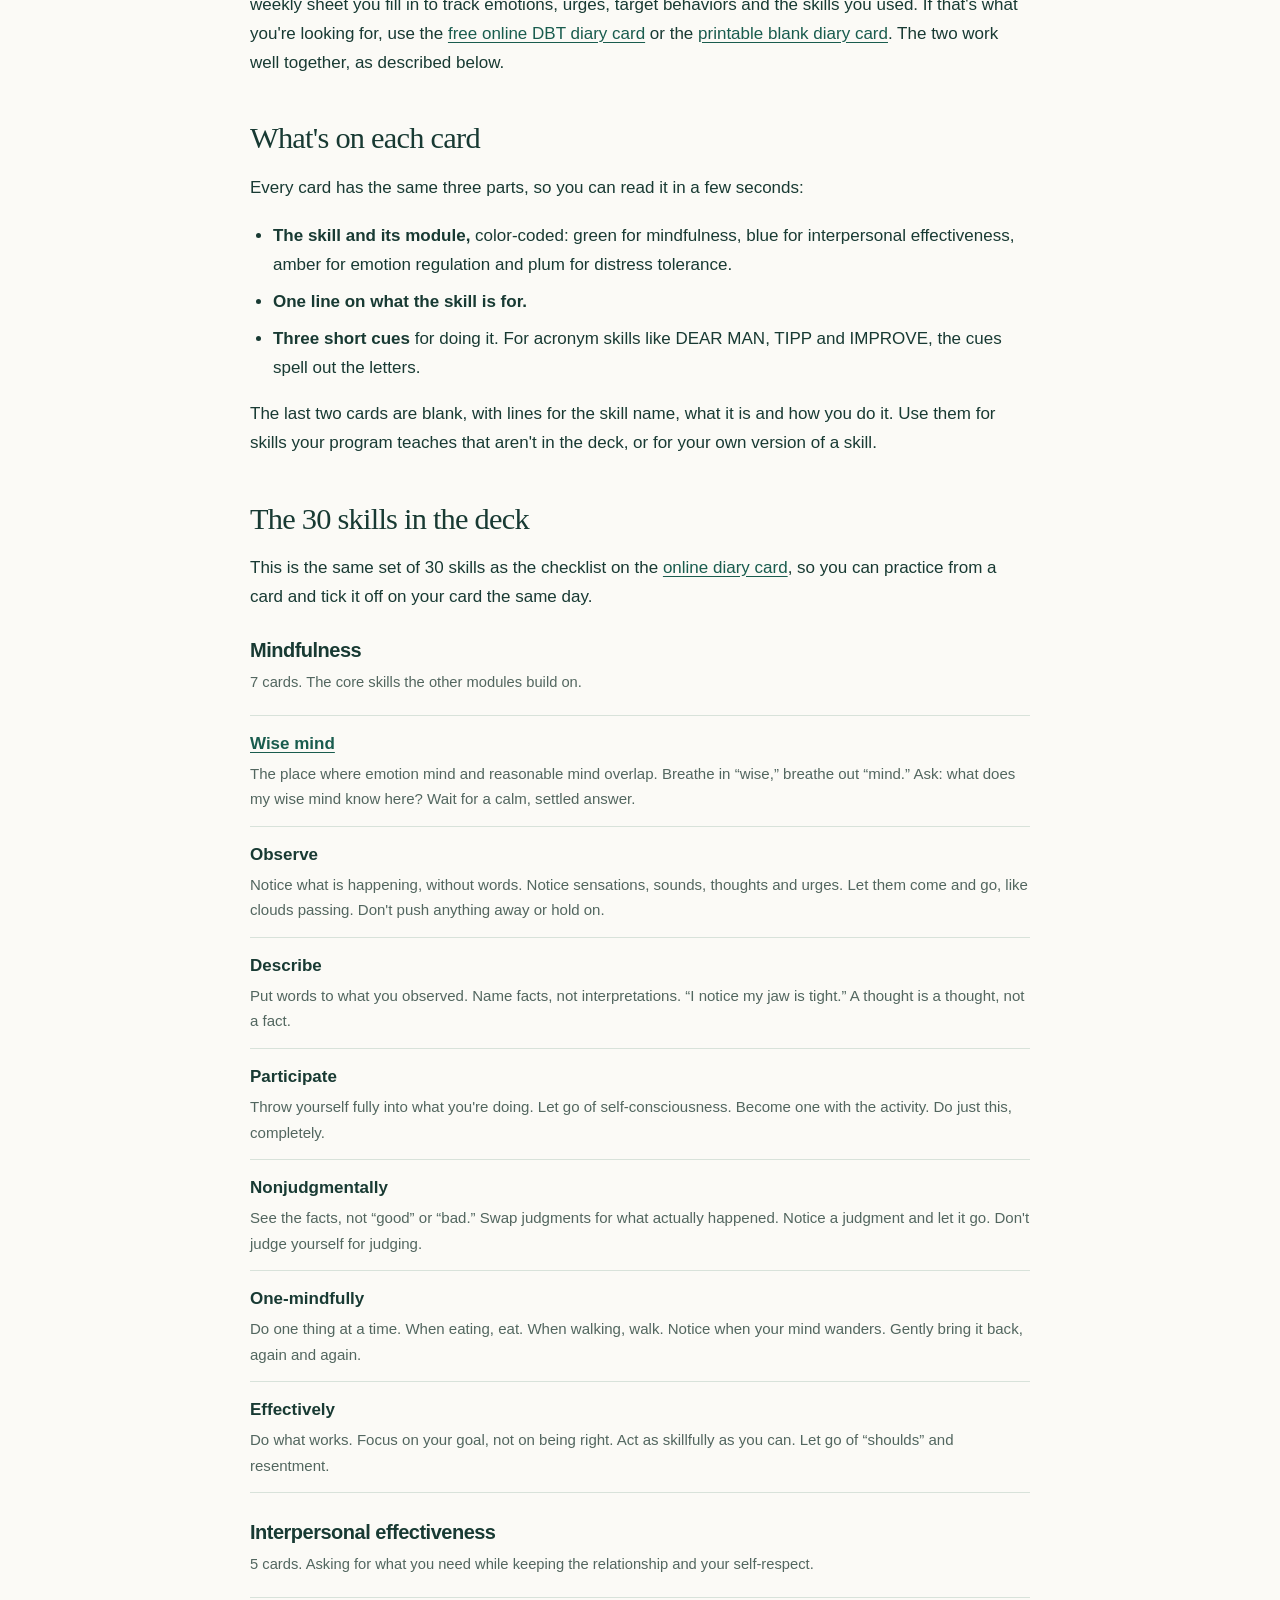
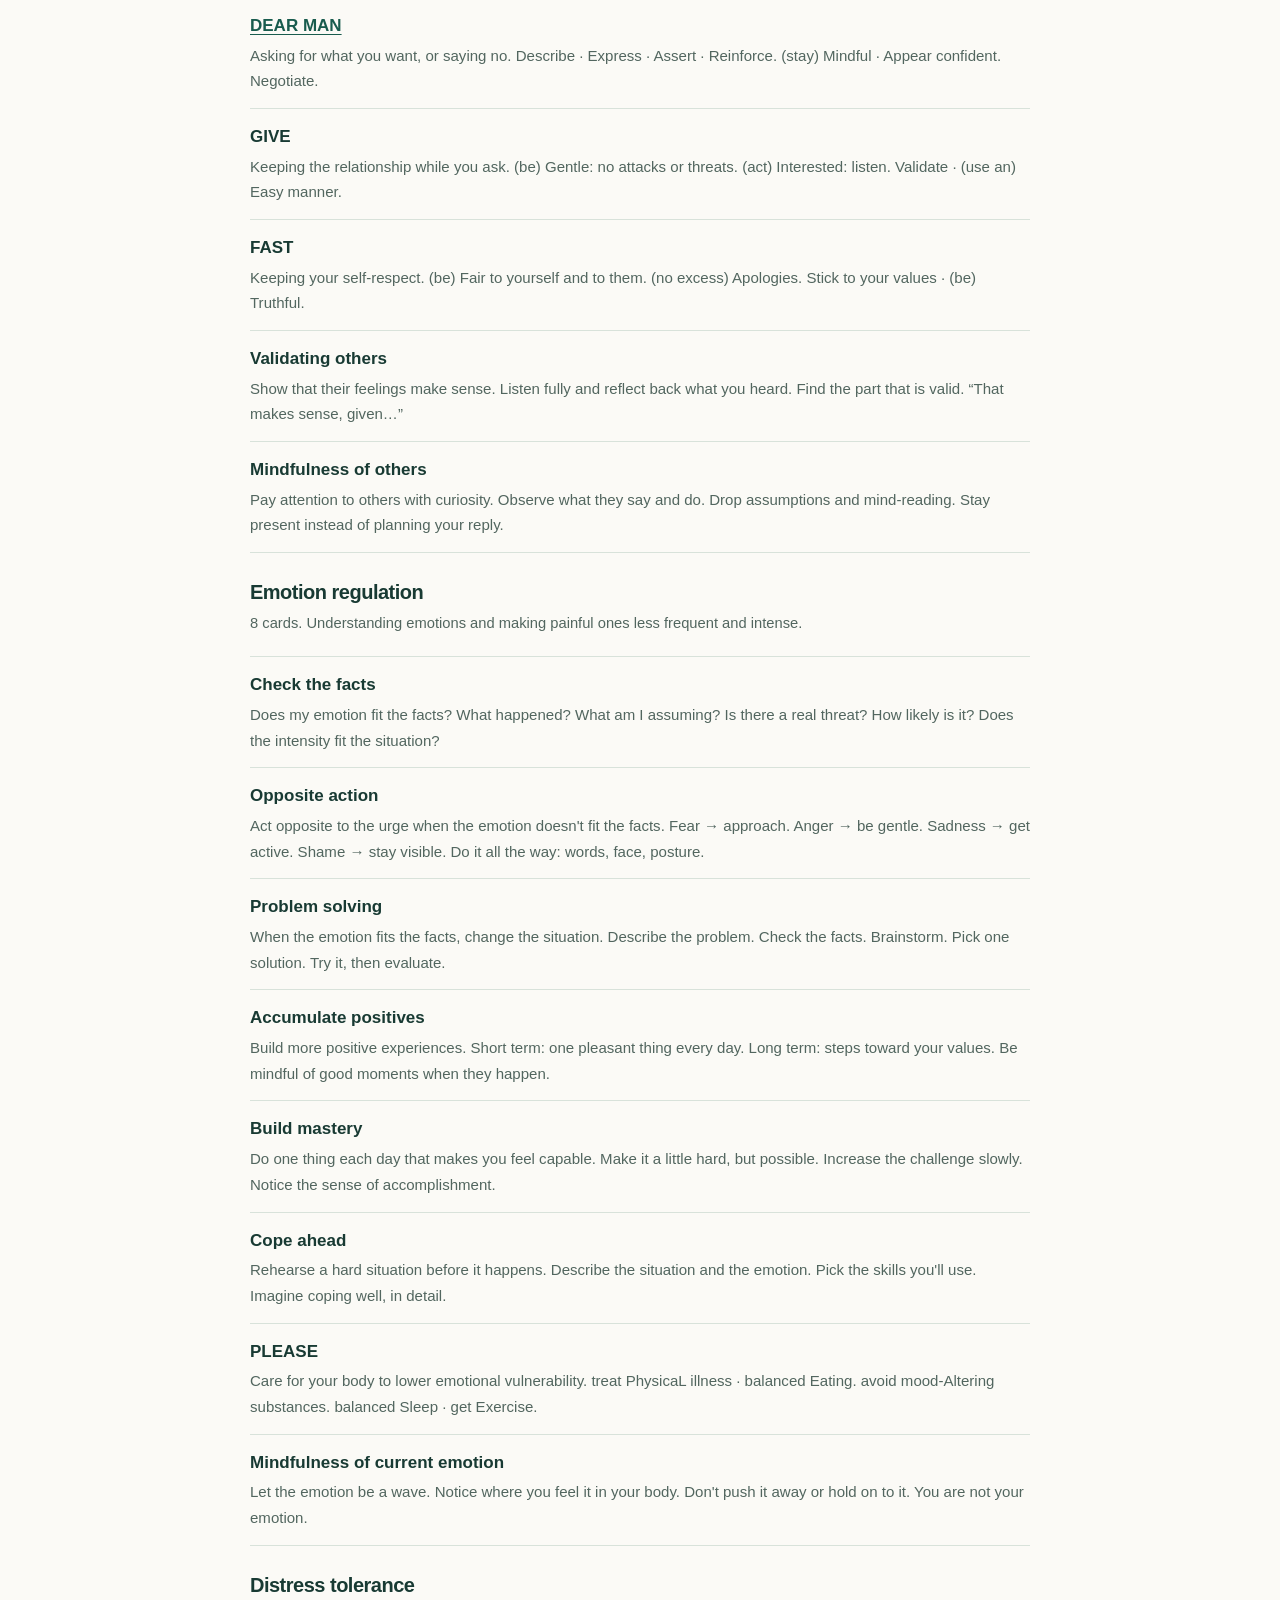
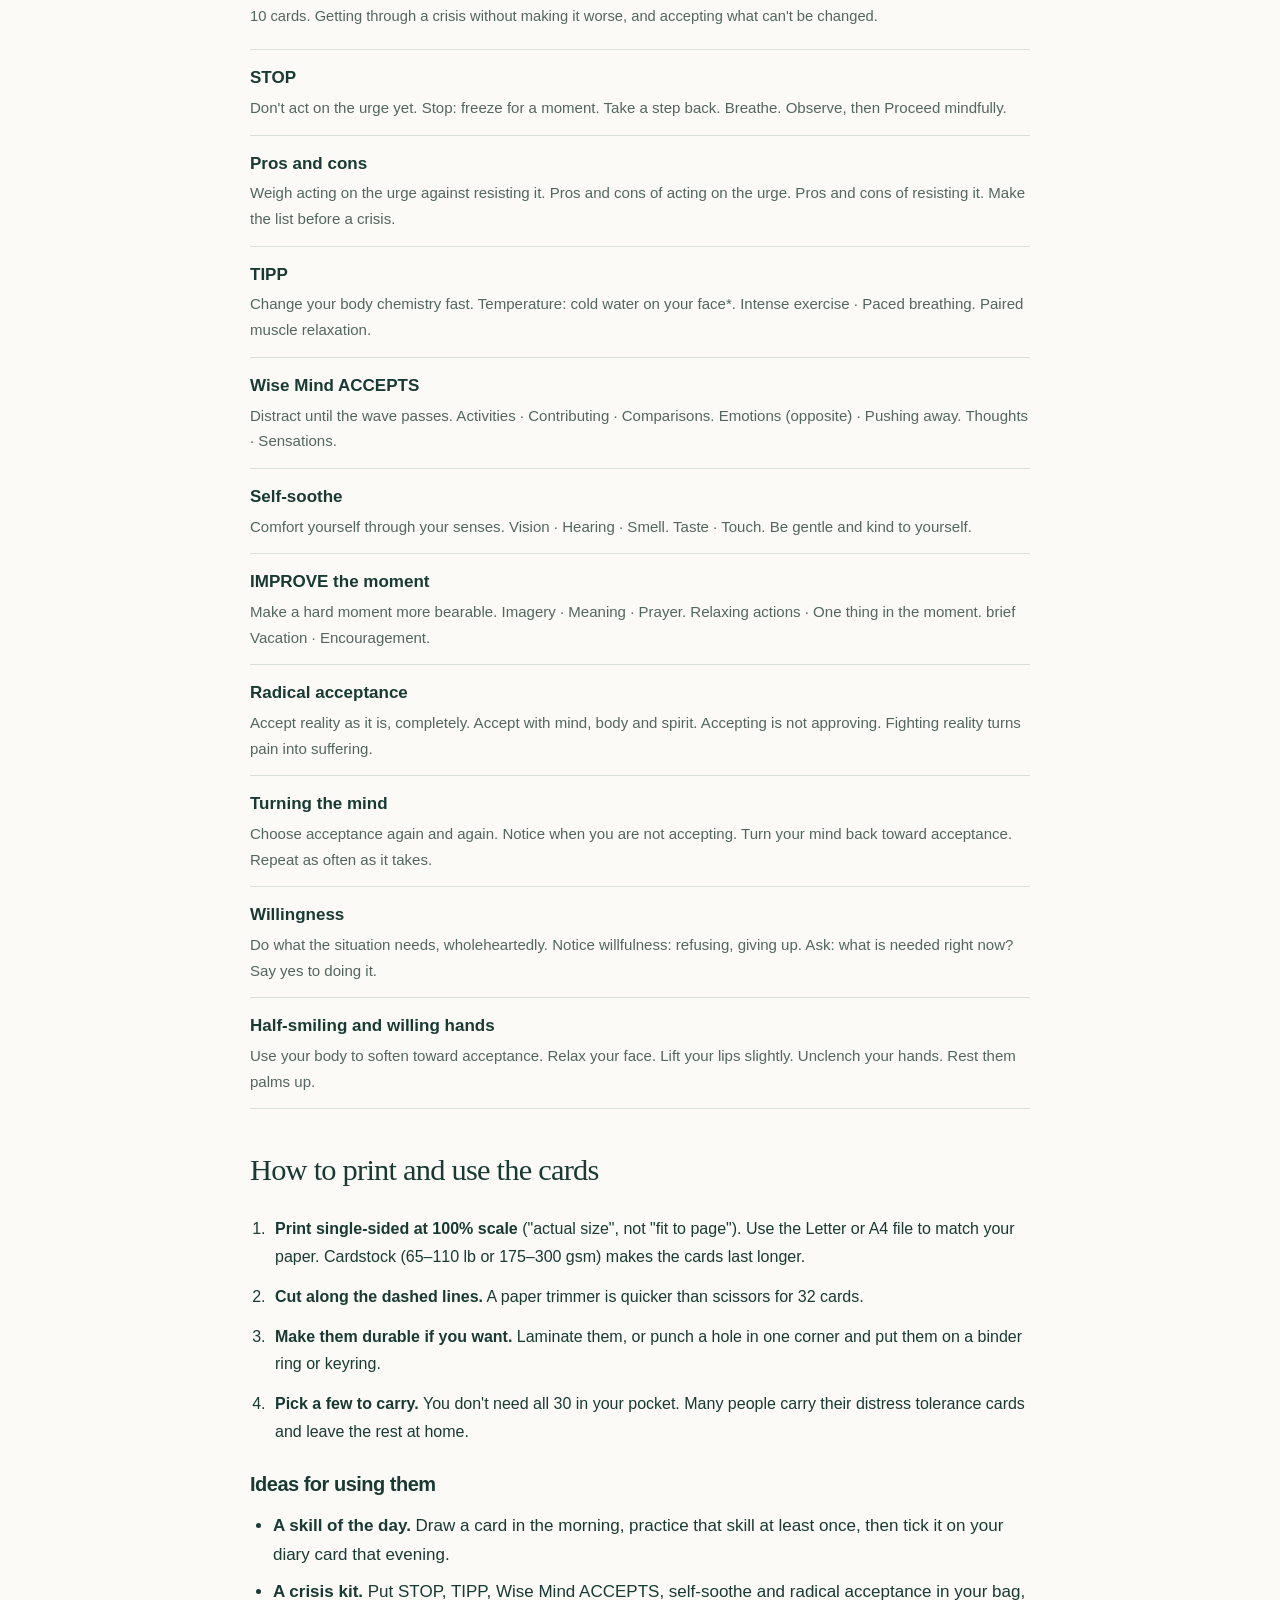
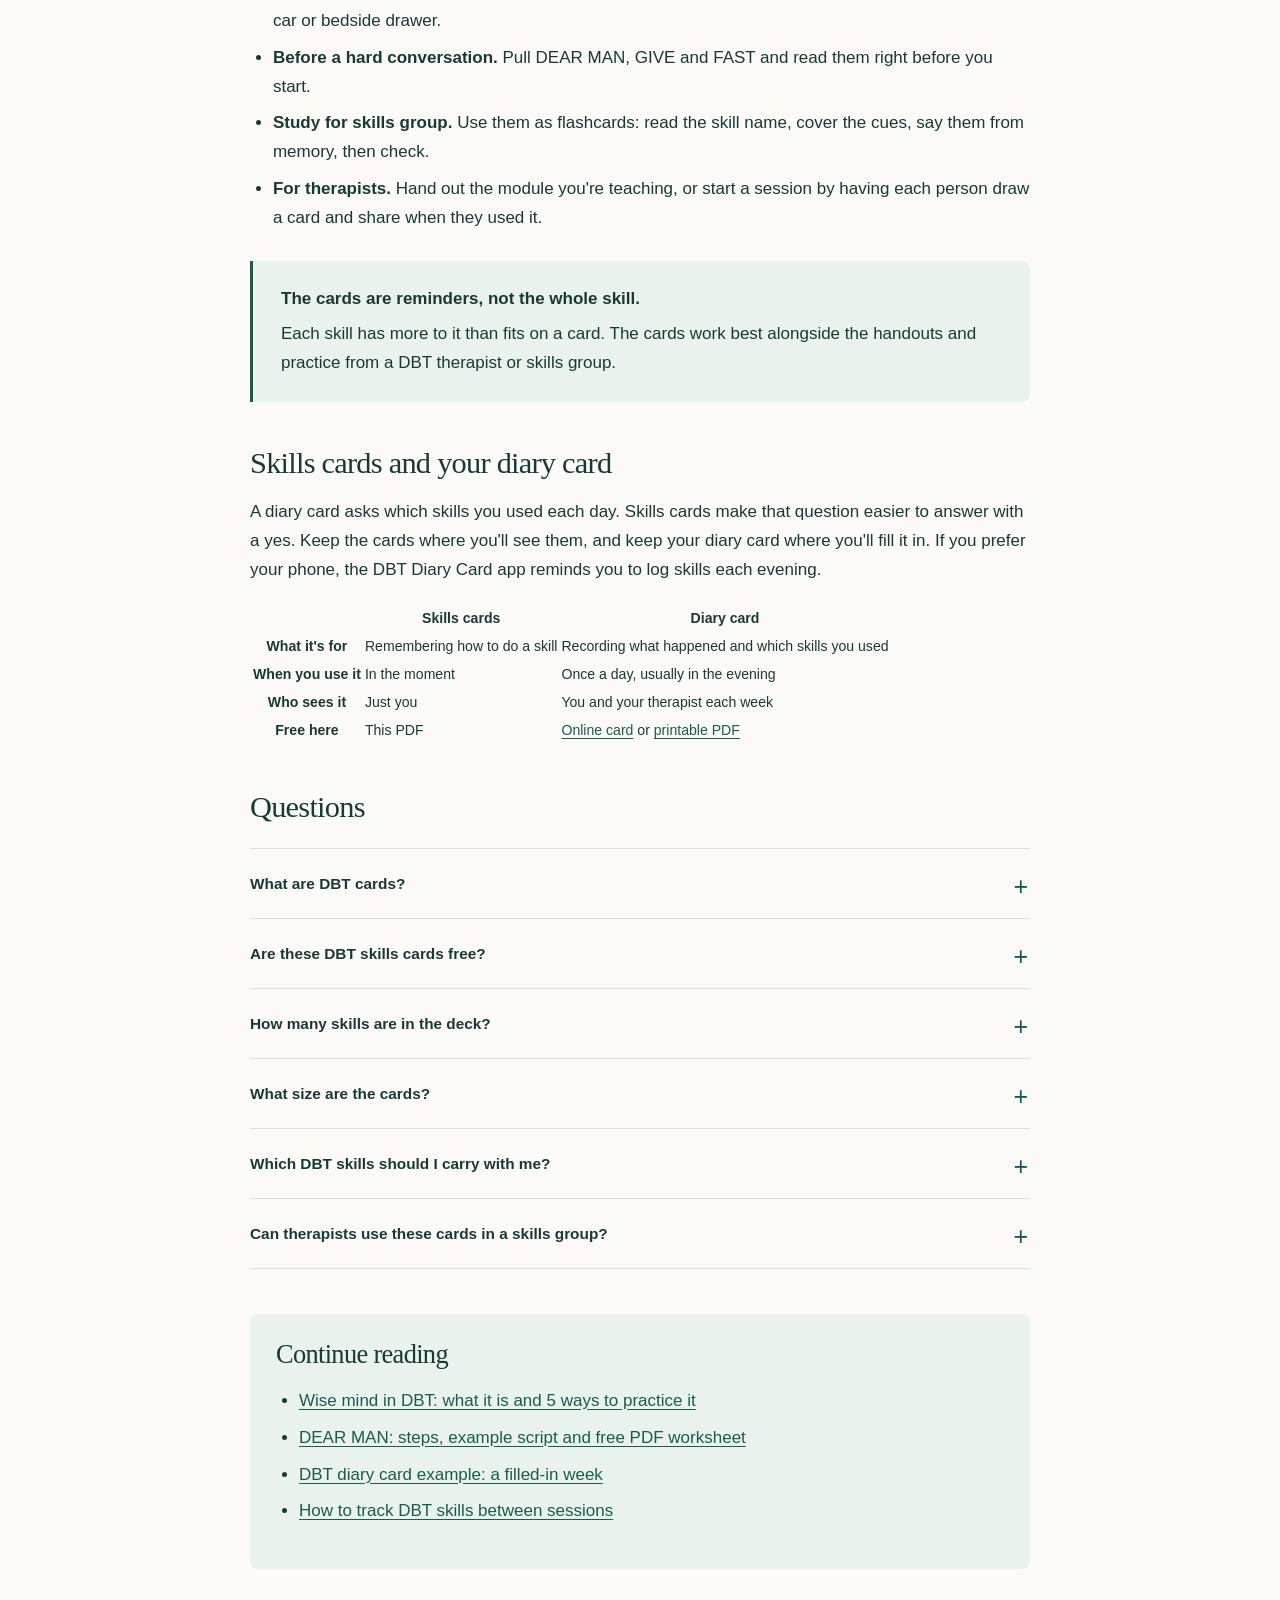
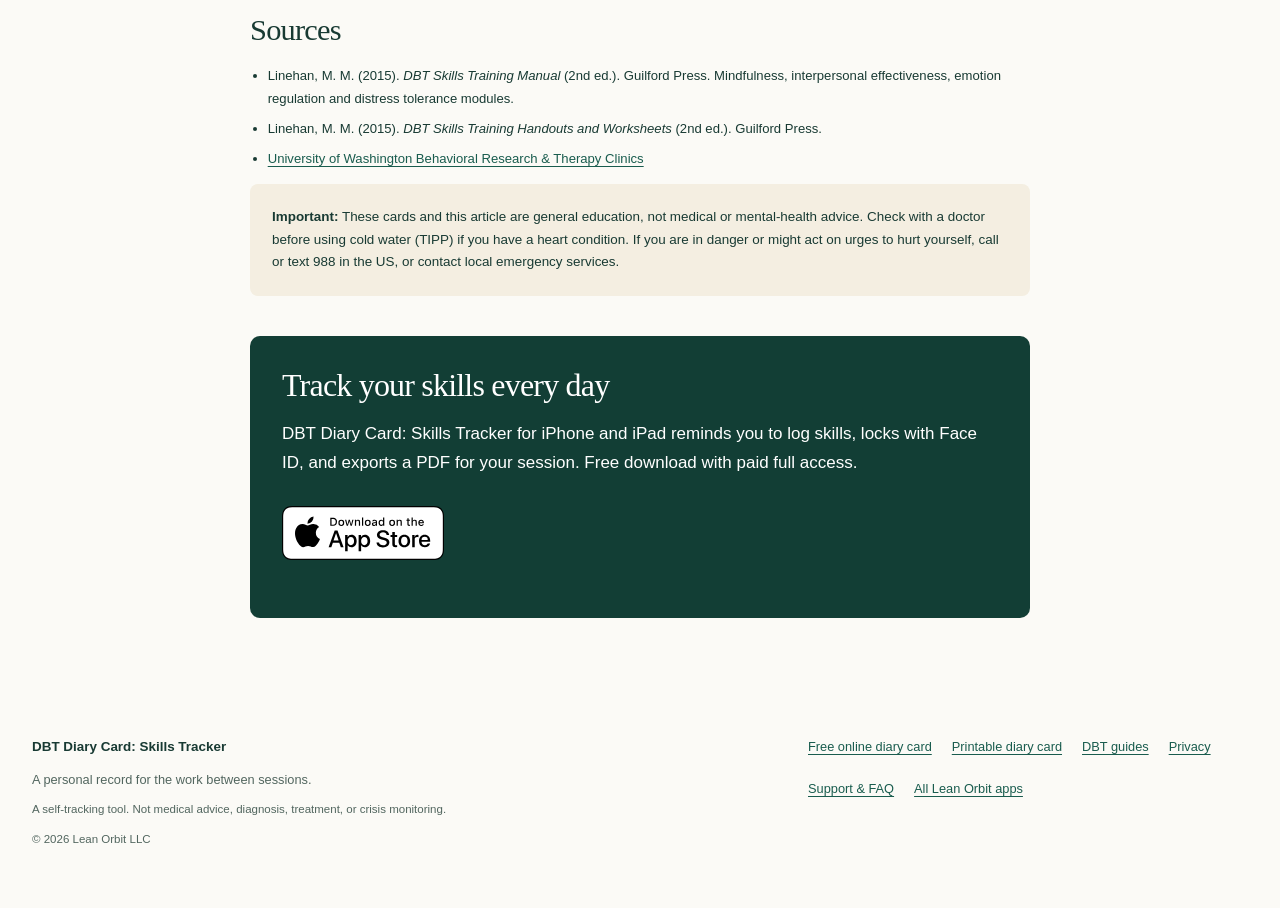
<file: blog/dbt-skills-cards/index.html>
<!doctype html>
<html lang="en"><head><meta charset="utf-8"><meta name="viewport" content="width=device-width, initial-scale=1">
<title>DBT Skills Cards: 30 Free Printable DBT Cards (PDF)</title>
<meta name="description" content="Free printable DBT skills cards: 30 pocket cards for mindfulness, interpersonal effectiveness, emotion regulation and distress tolerance. Letter and A4 PDF.">
<link rel="canonical" href="https://dbtdiarycard.online/blog/dbt-skills-cards/"><meta name="theme-color" content="#153d35">
<meta property="og:type" content="article"><meta property="og:site_name" content="DBT Diary Card: Skills Tracker">
<meta property="og:title" content="DBT Skills Cards: 30 Free Printable DBT Cards (PDF)"><meta property="og:description" content="30 pocket-size DBT skills cards across all four modules, plus 2 blanks. Free Letter and A4 PDF.">
<meta property="og:url" content="https://dbtdiarycard.online/blog/dbt-skills-cards/">
<meta property="og:image" content="https://dbtdiarycard.online/blog/dbt-skills-cards/dbt-skills-cards-og.png"><meta property="og:image:width" content="1200"><meta property="og:image:height" content="630"><meta property="og:image:alt" content="Four printable DBT skills cards: wise mind, DEAR MAN, opposite action and TIPP">
<meta property="article:published_time" content="2026-11-25">
<meta name="twitter:card" content="summary_large_image"><meta name="twitter:title" content="DBT Skills Cards: 30 Free Printable DBT Cards (PDF)"><meta name="twitter:description" content="30 pocket-size DBT skills cards, free to print."><meta name="twitter:image" content="https://dbtdiarycard.online/blog/dbt-skills-cards/dbt-skills-cards-og.png">
<link rel="icon" href="/icon.png" type="image/png"><link rel="apple-touch-icon" href="/icon.png"><link rel="stylesheet" href="/site.css">
<script type="application/ld+json">{"@context":"https://schema.org","@graph":[
{"@type":"BlogPosting","@id":"https://dbtdiarycard.online/blog/dbt-skills-cards/#article","headline":"DBT Skills Cards: 30 Free Printable DBT Cards (PDF)","description":"Free printable DBT skills cards: 30 pocket cards for mindfulness, interpersonal effectiveness, emotion regulation and distress tolerance. Letter and A4 PDF.","url":"https://dbtdiarycard.online/blog/dbt-skills-cards/","mainEntityOfPage":"https://dbtdiarycard.online/blog/dbt-skills-cards/","inLanguage":"en","datePublished":"2026-11-25","dateModified":"2026-11-25","image":["https://dbtdiarycard.online/blog/dbt-skills-cards/dbt-skills-cards-og.png","https://dbtdiarycard.online/blog/dbt-skills-cards/dbt-skills-cards.png"],"author":{"@type":"Organization","name":"Lean Orbit LLC","url":"https://www.leanorbit.app/"},"publisher":{"@type":"Organization","name":"Lean Orbit LLC","url":"https://www.leanorbit.app/","logo":{"@type":"ImageObject","url":"https://dbtdiarycard.online/icon.png"}},"isPartOf":{"@type":"WebSite","@id":"https://dbtdiarycard.online/#website"},"about":["DBT skills cards","DBT skills","Dialectical behavior therapy"]},
{"@type":"BreadcrumbList","itemListElement":[{"@type":"ListItem","position":1,"name":"Free online DBT diary card","item":"https://dbtdiarycard.online/"},{"@type":"ListItem","position":2,"name":"DBT guides","item":"https://dbtdiarycard.online/blog/"},{"@type":"ListItem","position":3,"name":"DBT skills cards"}]},
{"@type":"DigitalDocument","name":"Printable DBT skills cards (PDF)","description":"30 printable DBT skills cards plus 2 blank cards, eight per page, in US Letter and A4.","url":"https://dbtdiarycard.online/blog/dbt-skills-cards/dbt-skills-cards-letter.pdf","encodingFormat":"application/pdf","isAccessibleForFree":true,"inLanguage":"en","image":"https://dbtdiarycard.online/blog/dbt-skills-cards/dbt-skills-cards.png","publisher":{"@type":"Organization","name":"Lean Orbit LLC","url":"https://www.leanorbit.app/"}},
{"@type":"FAQPage","mainEntity":[
{"@type":"Question","name":"What are DBT cards?","acceptedAnswer":{"@type":"Answer","text":"“DBT cards” usually means one of two things. DBT skills cards are flashcards with one Dialectical Behavior Therapy skill per card, used as quick reminders. A DBT diary card is the weekly tracking sheet used in DBT treatment to log emotions, urges, target behaviors and skills used. This page has free skills cards; the diary card is on the home page."}},
{"@type":"Question","name":"Are these DBT skills cards free?","acceptedAnswer":{"@type":"Answer","text":"Yes. The PDF is free to download, print and copy for personal or clinical use, with no sign-up. Please don't sell them."}},
{"@type":"Question","name":"How many skills are in the deck?","acceptedAnswer":{"@type":"Answer","text":"30 skills: 7 mindfulness, 5 interpersonal effectiveness, 8 emotion regulation and 10 distress tolerance, plus 2 blank cards for skills your program teaches that aren't included."}},
{"@type":"Question","name":"What size are the cards?","acceptedAnswer":{"@type":"Answer","text":"Each card is 3.75 × 2.5 inches (about 9.5 × 6.4 cm), eight to a page. The Letter and A4 files have the same card size, so they fit either paper without scaling."}},
{"@type":"Question","name":"Which DBT skills should I carry with me?","acceptedAnswer":{"@type":"Answer","text":"Many people keep their crisis skills close: STOP, TIPP, Wise Mind ACCEPTS, self-soothe and radical acceptance. Ask your therapist or skills group which ones fit your current targets."}},
{"@type":"Question","name":"Can therapists use these cards in a skills group?","acceptedAnswer":{"@type":"Answer","text":"Yes. Print a set per group member or use one card per session as a warm-up. The cards are summaries, not a replacement for the handouts and teaching in a DBT skills group."}}
]}]}</script>
<style>
.sk-dl{display:flex;flex-wrap:wrap;gap:12px 16px;align-items:center;margin:22px 0 6px}
.sk-dl .button.alt{background:#fff;color:var(--green);border:1px solid var(--line)}
.sk-figure{margin:26px auto 10px;max-width:560px;background:#fff;border:1px solid var(--line);border-radius:14px;padding:14px;box-shadow:0 20px 50px -38px #17392e66}
.sk-figure img{width:100%;height:auto;border-radius:4px}
.sk-figure figcaption{font-size:.78rem;color:var(--muted);margin-top:10px}
.sk-intro{color:var(--muted);font-size:.92rem;margin-top:-6px}
.sk-list{margin:0 0 28px;border-top:1px solid var(--line)}
.sk-list dt{font-weight:650;padding-top:14px}
.sk-list dd{margin:2px 0 0;padding-bottom:14px;border-bottom:1px solid var(--line);font-size:.94rem;color:var(--muted)}
.sk-compare td,.sk-compare th{font-size:.88rem}
@media(max-width:700px){.sk-dl .button{width:100%;text-align:center}}
</style></head><body><a class="skip-link" href="#main">Skip to content</a>
<header class="site-header"><nav class="nav-inner" aria-label="Main navigation">
<a class="brand" href="/"><span class="brand-mark" aria-hidden="true">d.</span><span>DBT Diary Card<span class="brand-sub">by Lean Orbit</span></span></a>
<div class="nav-links"><a href="/">Free card</a><a href="/printable-dbt-diary-card/">Printable</a><a href="https://www.leanorbit.app/dbtdailydiary/">The app</a><a href="/blog/" aria-current="page">Guides</a><a href="https://www.leanorbit.app/dbtdailydiary/support.html">Support</a></div>
<a class="nav-badge" href="https://apps.apple.com/app/id6759234731"><img src="/app-store-badge.svg" width="120" height="40" alt="Download on the App Store"></a>
</nav></header>
<main id="main"><div class="wrap breadcrumb"><a href="/">Free card</a><span aria-hidden="true"> / </span><a href="/blog/">Guides</a><span aria-hidden="true"> / </span>DBT skills cards</div>
<article class="article wrap narrow">
<p class="kicker">Free download · DBT skills</p>
<h1>Free Printable DBT Skills Cards</h1>
<p class="dek">A deck of 30 pocket-size cards, one DBT skill per card, covering all four skills modules. Print them, cut them out, and keep the skills you need where you can reach them.</p>
<p class="byline">By Lean Orbit LLC · Published November 25, 2026</p>

<div class="sk-dl">
<a class="button" href="dbt-skills-cards-letter.pdf" download>Download PDF (US Letter)</a>
<a class="button alt" href="dbt-skills-cards-a4.pdf" download>Download PDF (A4)</a>
</div>
<p class="fine">4 pages · 30 skills + 2 blank cards · no sign-up · free to print and copy for personal or clinical use</p>
<figure class="sk-figure">
<img src="dbt-skills-cards.png" width="816" height="1056" alt="First page of the printable DBT skills cards: eight cards with cut lines, including wise mind, observe, describe, participate, nonjudgmentally, one-mindfully, effectively and DEAR MAN.">
<figcaption>Page 1 of 4. Each card has the skill, what it's for, and three short cues.</figcaption>
</figure>

<h2>What are DBT skills cards?</h2>
<p>DBT skills cards are flashcards for Dialectical Behavior Therapy. Each card holds one skill from Marsha Linehan's four DBT skills modules: mindfulness, interpersonal effectiveness, emotion regulation and distress tolerance. They are meant to be carried, so the skill is in your hand when an urge or a hard conversation shows up, not just in a binder at home.</p>
<p>Search for "DBT cards" and you'll also find <strong>DBT diary cards</strong>. Those are different: a diary card is the weekly sheet you fill in to track emotions, urges, target behaviors and the skills you used. If that's what you're looking for, use the <a href="/">free online DBT diary card</a> or the <a href="/printable-dbt-diary-card/">printable blank diary card</a>. The two work well together, as described below.</p>

<h2>What's on each card</h2>
<p>Every card has the same three parts, so you can read it in a few seconds:</p>
<ul>
<li><strong>The skill and its module,</strong> color-coded: green for mindfulness, blue for interpersonal effectiveness, amber for emotion regulation and plum for distress tolerance.</li>
<li><strong>One line on what the skill is for.</strong></li>
<li><strong>Three short cues</strong> for doing it. For acronym skills like DEAR MAN, TIPP and IMPROVE, the cues spell out the letters.</li>
</ul>
<p>The last two cards are blank, with lines for the skill name, what it is and how you do it. Use them for skills your program teaches that aren't in the deck, or for your own version of a skill.</p>

<h2>The 30 skills in the deck</h2>
<p>This is the same set of 30 skills as the checklist on the <a href="/#dbt-skills">online diary card</a>, so you can practice from a card and tick it off on your card the same day.</p>
<h3>Mindfulness</h3>
<p class="sk-intro">7 cards. The core skills the other modules build on.</p>
<dl class="sk-list">
<dt><a href="/blog/wise-mind-dbt/">Wise mind</a></dt><dd>The place where emotion mind and reasonable mind overlap. Breathe in “wise,” breathe out “mind.” Ask: what does my wise mind know here? Wait for a calm, settled answer.</dd>
<dt>Observe</dt><dd>Notice what is happening, without words. Notice sensations, sounds, thoughts and urges. Let them come and go, like clouds passing. Don&#x27;t push anything away or hold on.</dd>
<dt>Describe</dt><dd>Put words to what you observed. Name facts, not interpretations. “I notice my jaw is tight.” A thought is a thought, not a fact.</dd>
<dt>Participate</dt><dd>Throw yourself fully into what you&#x27;re doing. Let go of self-consciousness. Become one with the activity. Do just this, completely.</dd>
<dt>Nonjudgmentally</dt><dd>See the facts, not “good” or “bad.” Swap judgments for what actually happened. Notice a judgment and let it go. Don&#x27;t judge yourself for judging.</dd>
<dt>One-mindfully</dt><dd>Do one thing at a time. When eating, eat. When walking, walk. Notice when your mind wanders. Gently bring it back, again and again.</dd>
<dt>Effectively</dt><dd>Do what works. Focus on your goal, not on being right. Act as skillfully as you can. Let go of “shoulds” and resentment.</dd>
</dl>
<h3>Interpersonal effectiveness</h3>
<p class="sk-intro">5 cards. Asking for what you need while keeping the relationship and your self-respect.</p>
<dl class="sk-list">
<dt><a href="/blog/dear-man-dbt/">DEAR MAN</a></dt><dd>Asking for what you want, or saying no. Describe · Express · Assert · Reinforce. (stay) Mindful · Appear confident. Negotiate.</dd>
<dt>GIVE</dt><dd>Keeping the relationship while you ask. (be) Gentle: no attacks or threats. (act) Interested: listen. Validate · (use an) Easy manner.</dd>
<dt>FAST</dt><dd>Keeping your self-respect. (be) Fair to yourself and to them. (no excess) Apologies. Stick to your values · (be) Truthful.</dd>
<dt>Validating others</dt><dd>Show that their feelings make sense. Listen fully and reflect back what you heard. Find the part that is valid. “That makes sense, given…”</dd>
<dt>Mindfulness of others</dt><dd>Pay attention to others with curiosity. Observe what they say and do. Drop assumptions and mind-reading. Stay present instead of planning your reply.</dd>
</dl>
<h3>Emotion regulation</h3>
<p class="sk-intro">8 cards. Understanding emotions and making painful ones less frequent and intense.</p>
<dl class="sk-list">
<dt>Check the facts</dt><dd>Does my emotion fit the facts? What happened? What am I assuming? Is there a real threat? How likely is it? Does the intensity fit the situation?</dd>
<dt>Opposite action</dt><dd>Act opposite to the urge when the emotion doesn&#x27;t fit the facts. Fear → approach. Anger → be gentle. Sadness → get active. Shame → stay visible. Do it all the way: words, face, posture.</dd>
<dt>Problem solving</dt><dd>When the emotion fits the facts, change the situation. Describe the problem. Check the facts. Brainstorm. Pick one solution. Try it, then evaluate.</dd>
<dt>Accumulate positives</dt><dd>Build more positive experiences. Short term: one pleasant thing every day. Long term: steps toward your values. Be mindful of good moments when they happen.</dd>
<dt>Build mastery</dt><dd>Do one thing each day that makes you feel capable. Make it a little hard, but possible. Increase the challenge slowly. Notice the sense of accomplishment.</dd>
<dt>Cope ahead</dt><dd>Rehearse a hard situation before it happens. Describe the situation and the emotion. Pick the skills you&#x27;ll use. Imagine coping well, in detail.</dd>
<dt>PLEASE</dt><dd>Care for your body to lower emotional vulnerability. treat PhysicaL illness · balanced Eating. avoid mood-Altering substances. balanced Sleep · get Exercise.</dd>
<dt>Mindfulness of current emotion</dt><dd>Let the emotion be a wave. Notice where you feel it in your body. Don&#x27;t push it away or hold on to it. You are not your emotion.</dd>
</dl>
<h3>Distress tolerance</h3>
<p class="sk-intro">10 cards. Getting through a crisis without making it worse, and accepting what can't be changed.</p>
<dl class="sk-list">
<dt>STOP</dt><dd>Don&#x27;t act on the urge yet. Stop: freeze for a moment. Take a step back. Breathe. Observe, then Proceed mindfully.</dd>
<dt>Pros and cons</dt><dd>Weigh acting on the urge against resisting it. Pros and cons of acting on the urge. Pros and cons of resisting it. Make the list before a crisis.</dd>
<dt>TIPP</dt><dd>Change your body chemistry fast. Temperature: cold water on your face*. Intense exercise · Paced breathing. Paired muscle relaxation.</dd>
<dt>Wise Mind ACCEPTS</dt><dd>Distract until the wave passes. Activities · Contributing · Comparisons. Emotions (opposite) · Pushing away. Thoughts · Sensations.</dd>
<dt>Self-soothe</dt><dd>Comfort yourself through your senses. Vision · Hearing · Smell. Taste · Touch. Be gentle and kind to yourself.</dd>
<dt>IMPROVE the moment</dt><dd>Make a hard moment more bearable. Imagery · Meaning · Prayer. Relaxing actions · One thing in the moment. brief Vacation · Encouragement.</dd>
<dt>Radical acceptance</dt><dd>Accept reality as it is, completely. Accept with mind, body and spirit. Accepting is not approving. Fighting reality turns pain into suffering.</dd>
<dt>Turning the mind</dt><dd>Choose acceptance again and again. Notice when you are not accepting. Turn your mind back toward acceptance. Repeat as often as it takes.</dd>
<dt>Willingness</dt><dd>Do what the situation needs, wholeheartedly. Notice willfulness: refusing, giving up. Ask: what is needed right now? Say yes to doing it.</dd>
<dt>Half-smiling and willing hands</dt><dd>Use your body to soften toward acceptance. Relax your face. Lift your lips slightly. Unclench your hands. Rest them palms up.</dd>
</dl>

<h2>How to print and use the cards</h2>
<ol class="steps">
<li><strong>Print single-sided at 100% scale</strong> ("actual size", not "fit to page"). Use the Letter or A4 file to match your paper. Cardstock (65–110 lb or 175–300 gsm) makes the cards last longer.</li>
<li><strong>Cut along the dashed lines.</strong> A paper trimmer is quicker than scissors for 32 cards.</li>
<li><strong>Make them durable if you want.</strong> Laminate them, or punch a hole in one corner and put them on a binder ring or keyring.</li>
<li><strong>Pick a few to carry.</strong> You don't need all 30 in your pocket. Many people carry their distress tolerance cards and leave the rest at home.</li>
</ol>

<h3>Ideas for using them</h3>
<ul>
<li><strong>A skill of the day.</strong> Draw a card in the morning, practice that skill at least once, then tick it on your diary card that evening.</li>
<li><strong>A crisis kit.</strong> Put STOP, TIPP, Wise Mind ACCEPTS, self-soothe and radical acceptance in your bag, car or bedside drawer.</li>
<li><strong>Before a hard conversation.</strong> Pull DEAR MAN, GIVE and FAST and read them right before you start.</li>
<li><strong>Study for skills group.</strong> Use them as flashcards: read the skill name, cover the cues, say them from memory, then check.</li>
<li><strong>For therapists.</strong> Hand out the module you're teaching, or start a session by having each person draw a card and share when they used it.</li>
</ul>
<div class="callout"><strong>The cards are reminders, not the whole skill.</strong><p>Each skill has more to it than fits on a card. The cards work best alongside the handouts and practice from a DBT therapist or skills group.</p></div>

<h2>Skills cards and your diary card</h2>
<p>A diary card asks which skills you used each day. Skills cards make that question easier to answer with a yes. Keep the cards where you'll see them, and keep your diary card where you'll fill it in. If you prefer your phone, the DBT Diary Card app reminds you to log skills each evening.</p>
<div class="dc-tablewrap"><table class="dc-table sk-compare">
<thead><tr><th scope="col"></th><th scope="col">Skills cards</th><th scope="col">Diary card</th></tr></thead>
<tbody>
<tr><th scope="row">What it's for</th><td>Remembering how to do a skill</td><td>Recording what happened and which skills you used</td></tr>
<tr><th scope="row">When you use it</th><td>In the moment</td><td>Once a day, usually in the evening</td></tr>
<tr><th scope="row">Who sees it</th><td>Just you</td><td>You and your therapist each week</td></tr>
<tr><th scope="row">Free here</th><td>This PDF</td><td><a href="/">Online card</a> or <a href="/printable-dbt-diary-card/">printable PDF</a></td></tr>
</tbody></table></div>

<h2>Questions</h2>
<div class="faq-list">
<details><summary>What are DBT cards?</summary><div class="answer"><p>“DBT cards” usually means one of two things. DBT skills cards are flashcards with one Dialectical Behavior Therapy skill per card, used as quick reminders. A DBT diary card is the weekly tracking sheet used in DBT treatment to log emotions, urges, target behaviors and skills used. This page has free skills cards; the diary card is on the home page.</p></div></details>
<details><summary>Are these DBT skills cards free?</summary><div class="answer"><p>Yes. The PDF is free to download, print and copy for personal or clinical use, with no sign-up. Please don&#x27;t sell them.</p></div></details>
<details><summary>How many skills are in the deck?</summary><div class="answer"><p>30 skills: 7 mindfulness, 5 interpersonal effectiveness, 8 emotion regulation and 10 distress tolerance, plus 2 blank cards for skills your program teaches that aren&#x27;t included.</p></div></details>
<details><summary>What size are the cards?</summary><div class="answer"><p>Each card is 3.75 × 2.5 inches (about 9.5 × 6.4 cm), eight to a page. The Letter and A4 files have the same card size, so they fit either paper without scaling.</p></div></details>
<details><summary>Which DBT skills should I carry with me?</summary><div class="answer"><p>Many people keep their crisis skills close: STOP, TIPP, Wise Mind ACCEPTS, self-soothe and radical acceptance. Ask your therapist or skills group which ones fit your current targets.</p></div></details>
<details><summary>Can therapists use these cards in a skills group?</summary><div class="answer"><p>Yes. Print a set per group member or use one card per session as a warm-up. The cards are summaries, not a replacement for the handouts and teaching in a DBT skills group.</p></div></details>
</div>

<section class="related"><h2>Continue reading</h2><ul>
<li><a href="/blog/wise-mind-dbt/">Wise mind in DBT: what it is and 5 ways to practice it</a></li>
<li><a href="/blog/dear-man-dbt/">DEAR MAN: steps, example script and free PDF worksheet</a></li>
<li><a href="/blog/dbt-diary-card-example/">DBT diary card example: a filled-in week</a></li>
<li><a href="https://www.leanorbit.app/dbtdailydiary/blog/dbt-skills-tracker-between-sessions.html">How to track DBT skills between sessions</a></li>
</ul></section>
<h2>Sources</h2>
<ul class="references">
<li>Linehan, M. M. (2015). <em>DBT Skills Training Manual</em> (2nd ed.). Guilford Press. Mindfulness, interpersonal effectiveness, emotion regulation and distress tolerance modules.</li>
<li>Linehan, M. M. (2015). <em>DBT Skills Training Handouts and Worksheets</em> (2nd ed.). Guilford Press.</li>
<li><a href="https://depts.washington.edu/uwbrtc/">University of Washington Behavioral Research &amp; Therapy Clinics</a></li>
</ul>
<p class="disclaimer"><strong>Important:</strong> These cards and this article are general education, not medical or mental-health advice. Check with a doctor before using cold water (TIPP) if you have a heart condition. If you are in danger or might act on urges to hurt yourself, call or text 988 in the US, or contact local emergency services.</p>
<div class="article-cta"><h2>Track your skills every day</h2><p>DBT Diary Card: Skills Tracker for iPhone and iPad reminds you to log skills, locks with Face ID, and exports a PDF for your session. Free download with paid full access.</p><a class="app-store-badge" href="https://apps.apple.com/app/id6759234731"><img src="/app-store-badge-white.svg" width="120" height="40" alt="Download on the App Store"></a></div>
</article></main>
<footer class="site-footer"><div><a class="footer-brand" href="https://www.leanorbit.app/dbtdailydiary/index.html">DBT Diary Card: Skills Tracker</a><p>A personal record for the work between sessions.</p><p class="fine">A self-tracking tool. Not medical advice, diagnosis, treatment, or crisis monitoring.</p><p class="fine">© 2026 Lean Orbit LLC</p></div><nav aria-label="Footer navigation"><a href="/">Free online diary card</a><a href="/printable-dbt-diary-card/">Printable diary card</a><a href="/blog/">DBT guides</a><a href="https://www.leanorbit.app/dbtdailydiary/privacy.html">Privacy</a><a href="https://www.leanorbit.app/dbtdailydiary/support.html">Support &amp; FAQ</a><a href="https://www.leanorbit.app/products.html">All Lean Orbit apps</a></nav></footer>
</body></html>
</file>
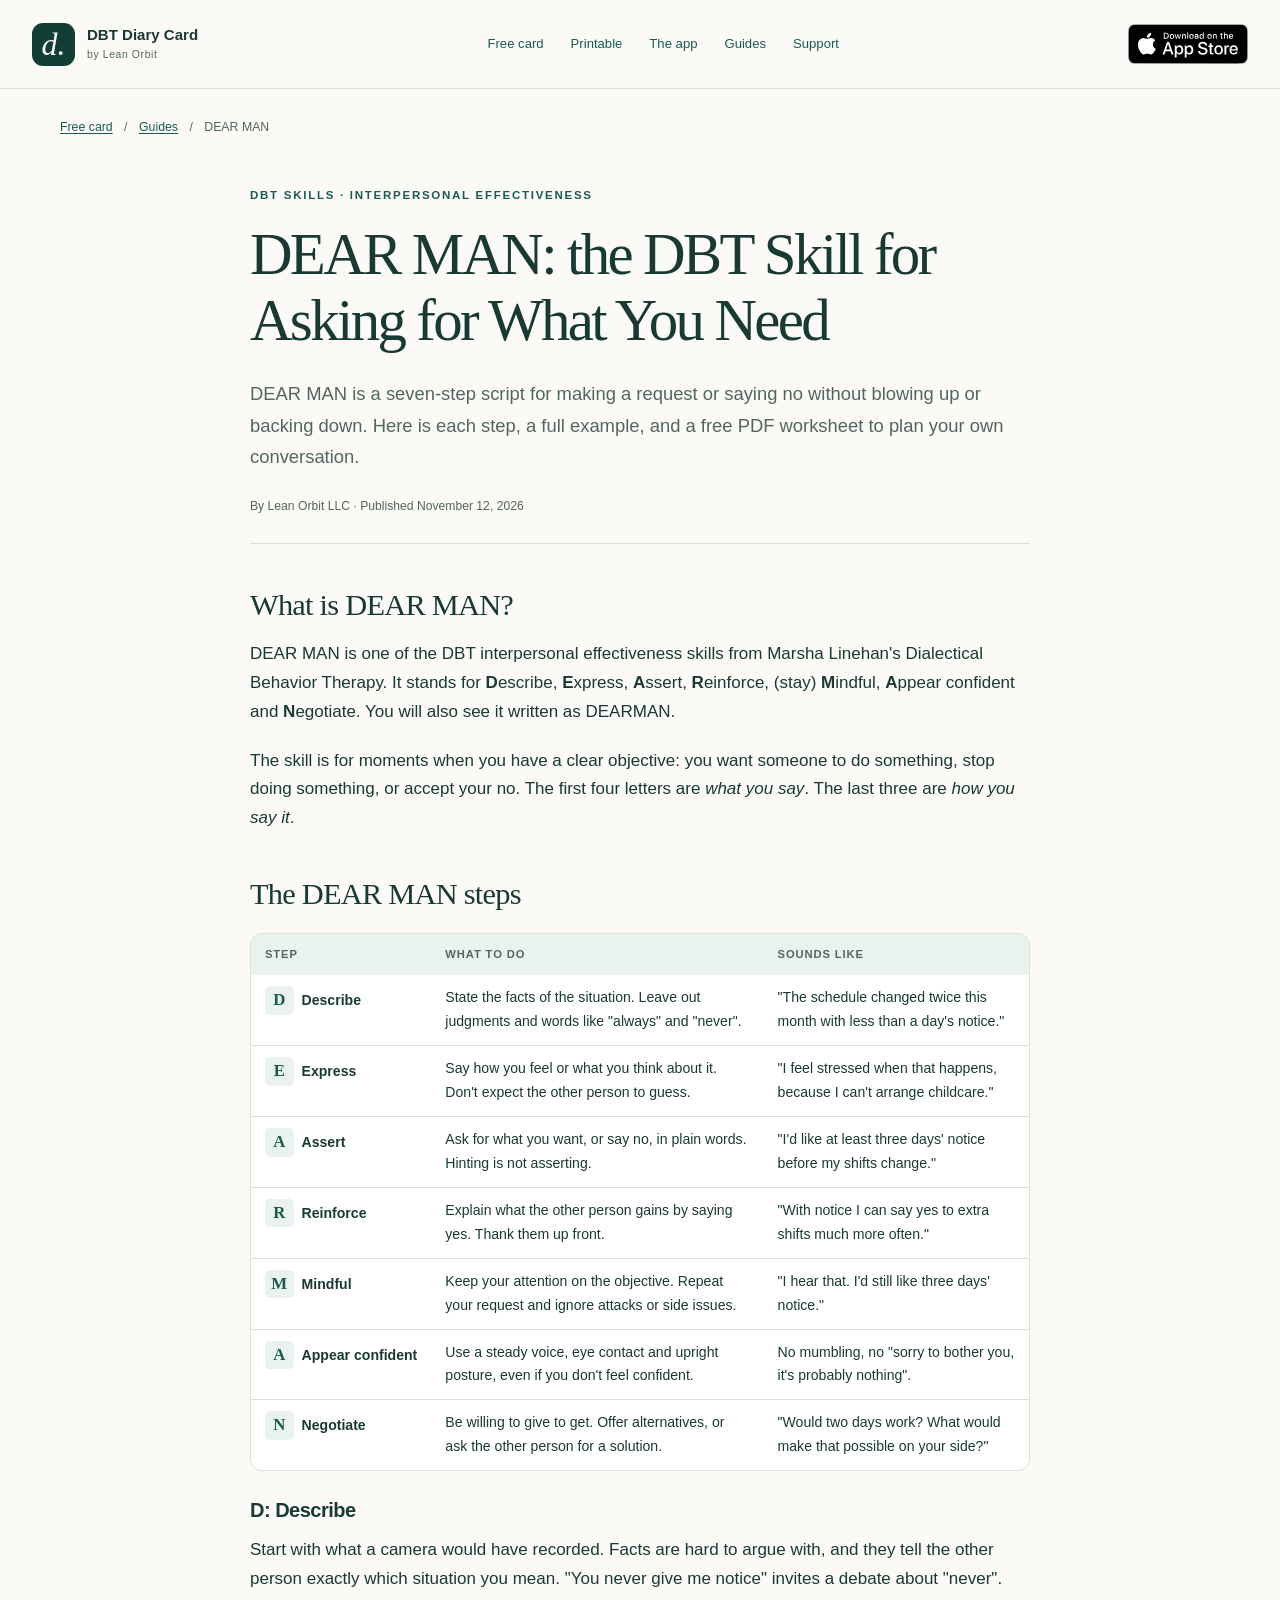
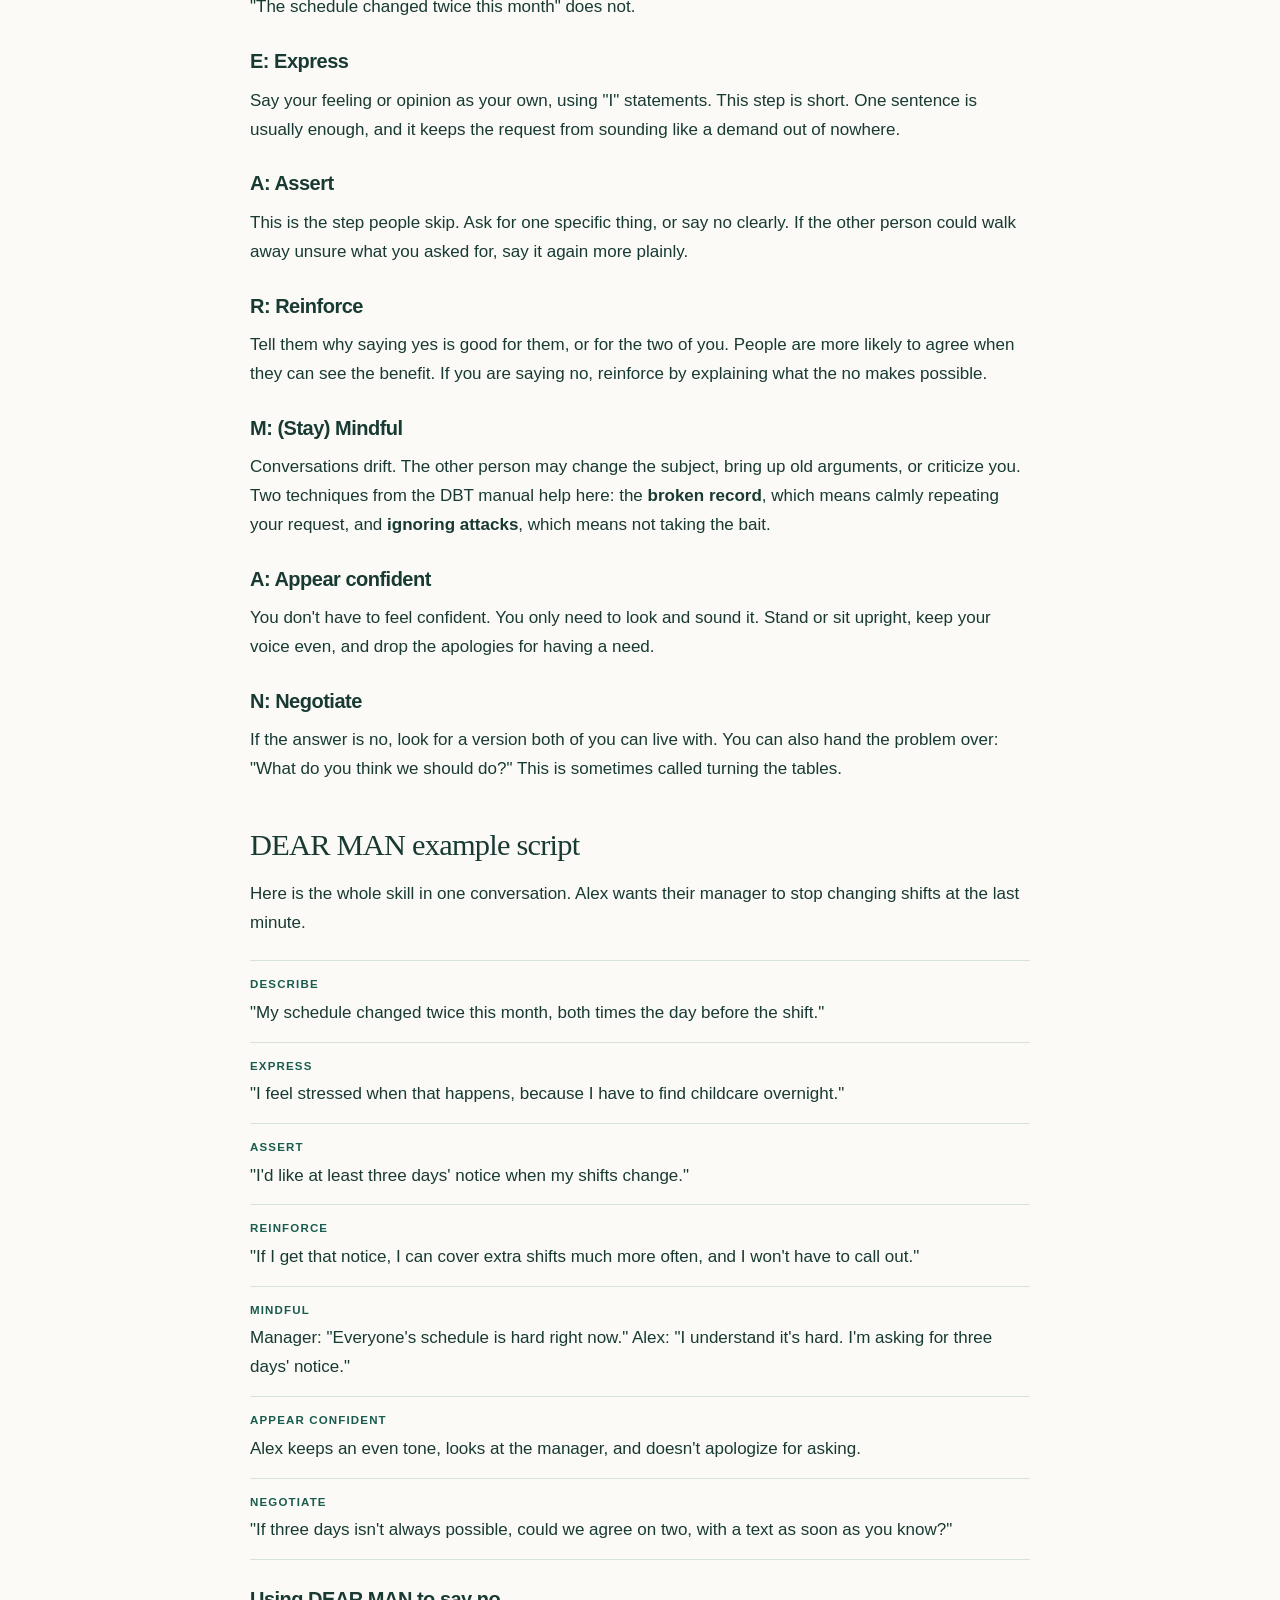
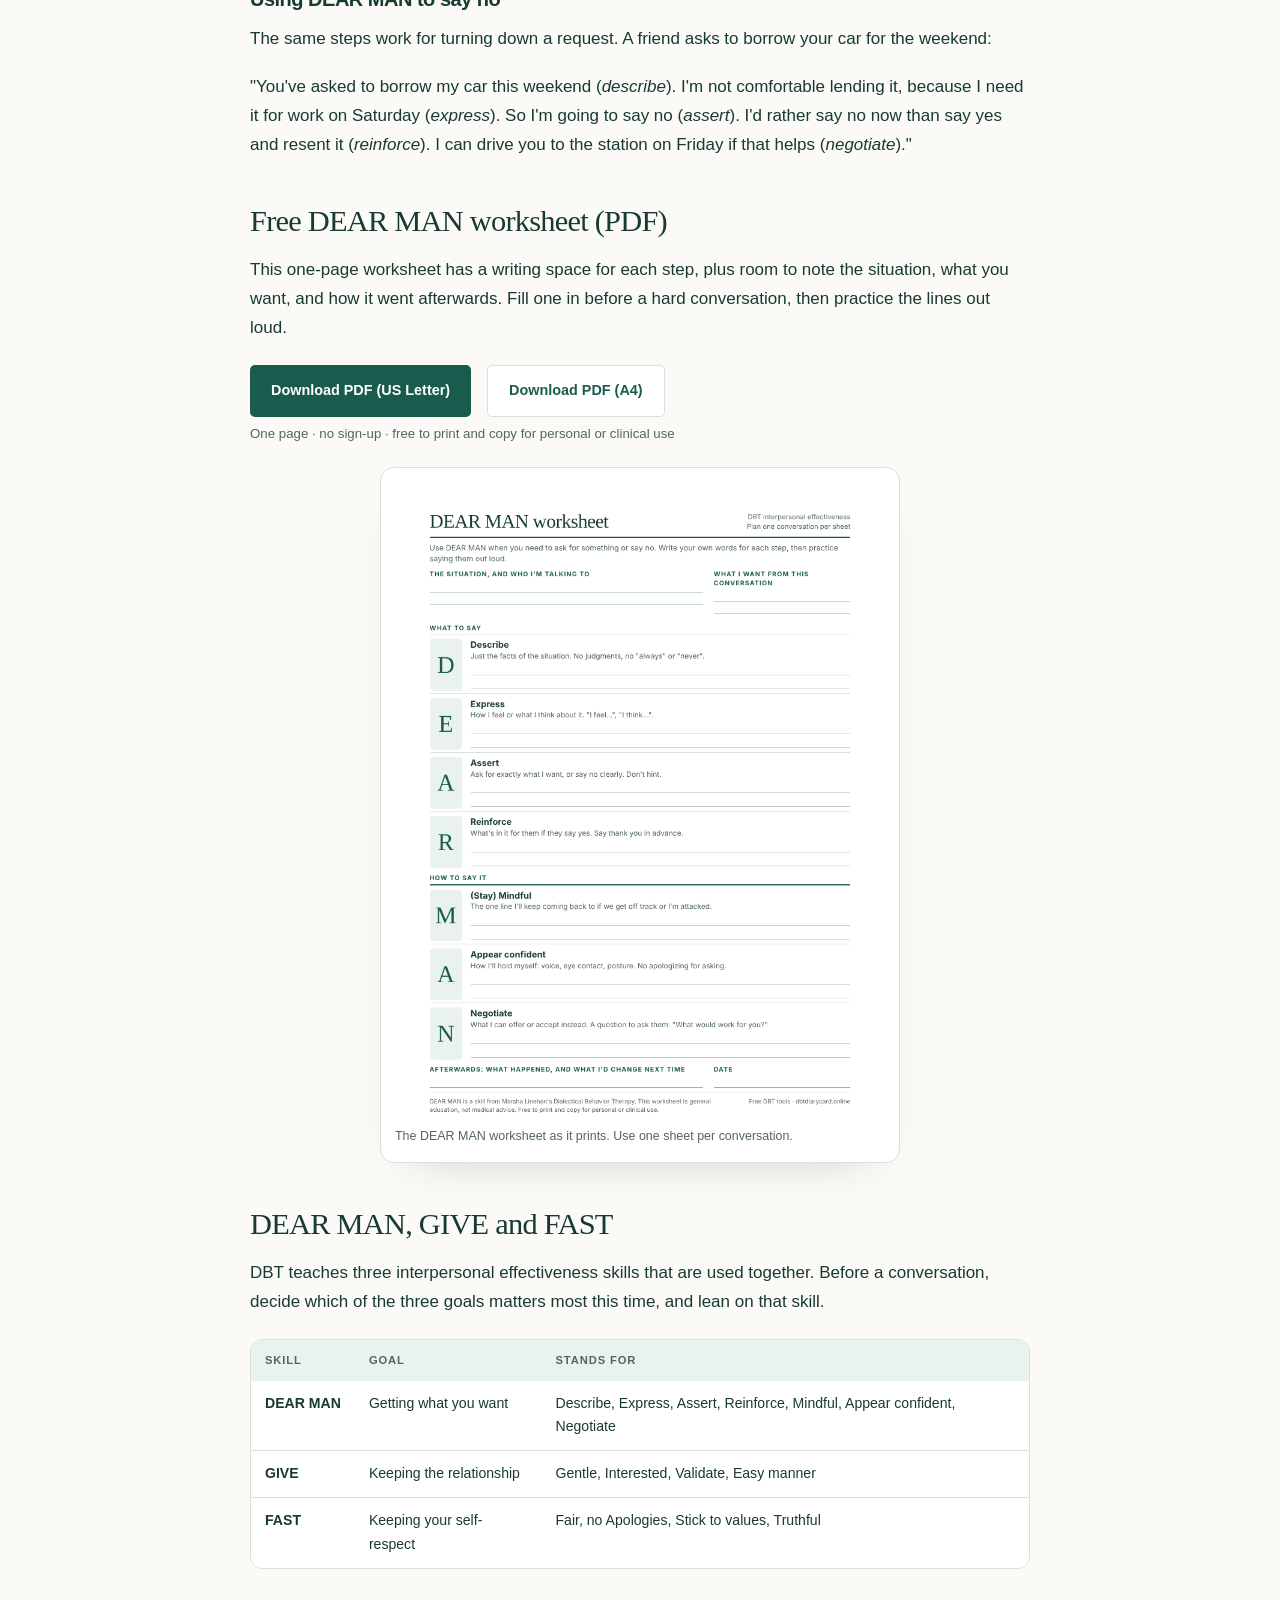
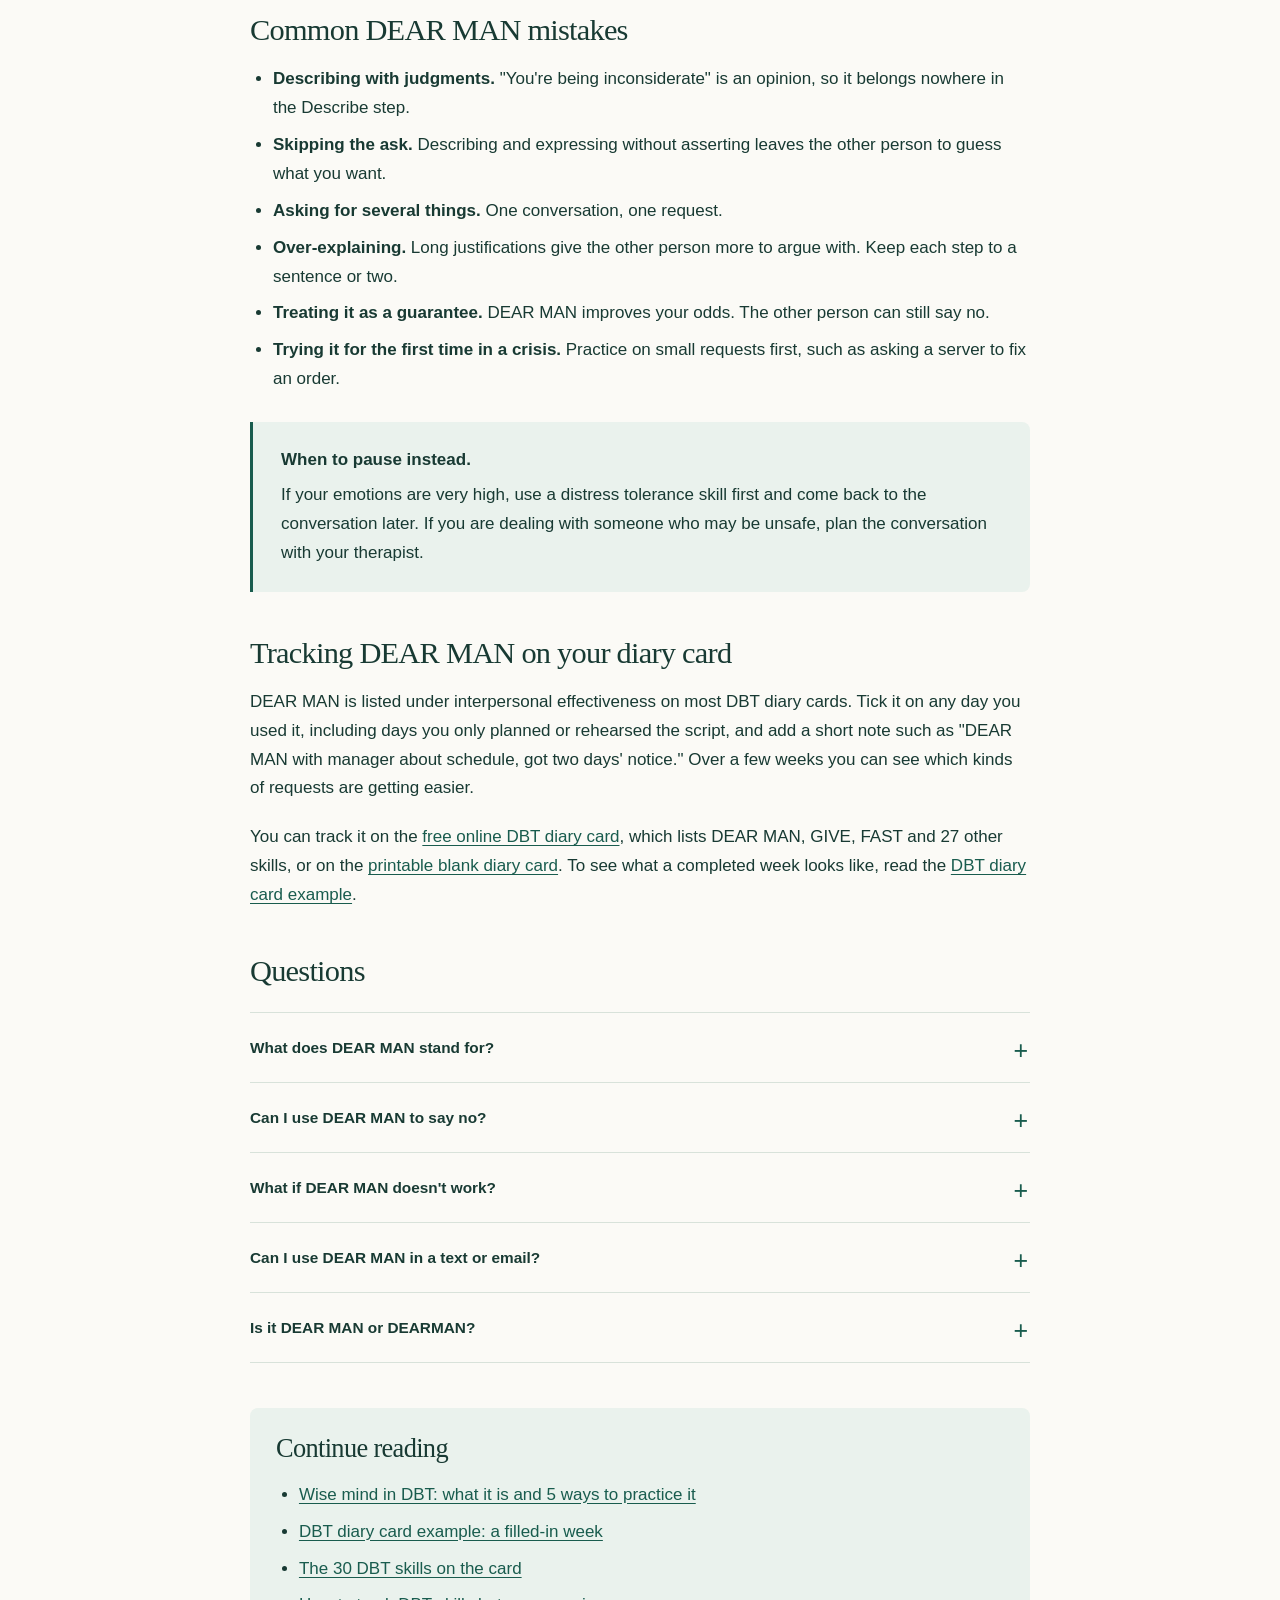
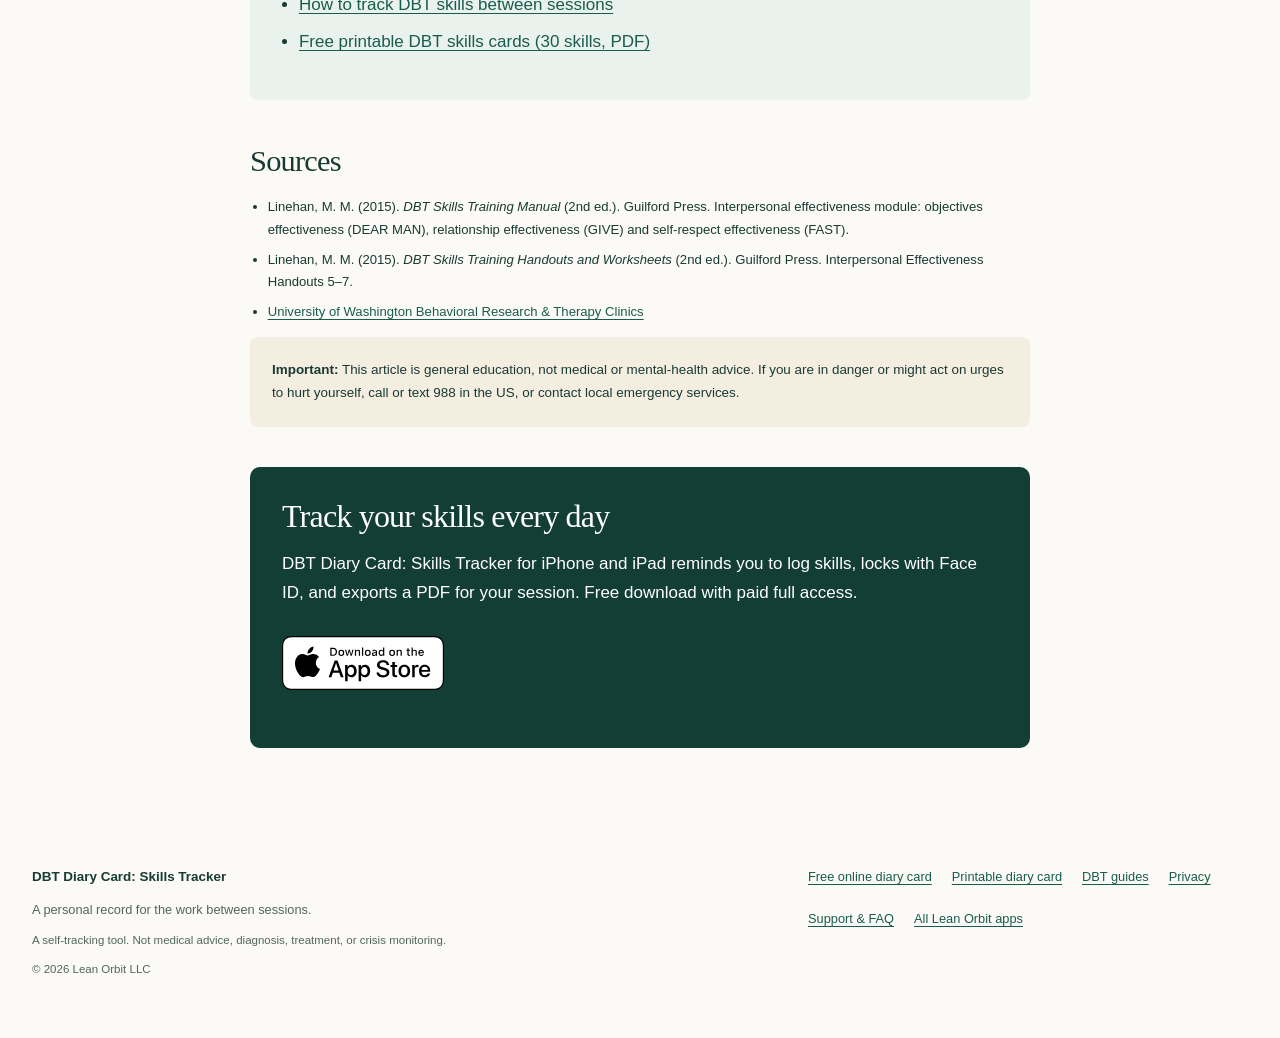
<file: blog/dear-man-dbt/index.html>
<!doctype html>
<html lang="en"><head><meta charset="utf-8"><meta name="viewport" content="width=device-width, initial-scale=1">
<title>DEAR MAN DBT Skill: Steps, Example Script and Free PDF</title>
<meta name="description" content="DEAR MAN is the DBT skill for asking for what you need or saying no. All seven steps, a full example script, common mistakes, and a free printable PDF worksheet.">
<link rel="canonical" href="https://dbtdiarycard.online/blog/dear-man-dbt/"><meta name="theme-color" content="#153d35">
<meta property="og:type" content="article"><meta property="og:site_name" content="DBT Diary Card: Skills Tracker">
<meta property="og:title" content="DEAR MAN DBT Skill: Steps, Example Script and Free PDF"><meta property="og:description" content="The seven DEAR MAN steps, a worked example, and a free one-page PDF worksheet to plan your own conversation.">
<meta property="og:url" content="https://dbtdiarycard.online/blog/dear-man-dbt/">
<meta property="og:image" content="https://dbtdiarycard.online/blog/dear-man-dbt/dear-man-worksheet.png"><meta property="og:image:alt" content="A one-page DEAR MAN worksheet with a writing space for each of the seven steps">
<meta property="article:published_time" content="2026-11-12">
<meta name="twitter:card" content="summary_large_image"><meta name="twitter:title" content="DEAR MAN DBT Skill: Steps, Example Script and Free PDF"><meta name="twitter:description" content="The seven DEAR MAN steps, a worked example, and a free one-page PDF worksheet."><meta name="twitter:image" content="https://dbtdiarycard.online/blog/dear-man-dbt/dear-man-worksheet.png">
<link rel="icon" href="/icon.png" type="image/png"><link rel="apple-touch-icon" href="/icon.png"><link rel="stylesheet" href="/site.css">
<script type="application/ld+json">{"@context":"https://schema.org","@graph":[
{"@type":"BlogPosting","@id":"https://dbtdiarycard.online/blog/dear-man-dbt/#article","headline":"DEAR MAN DBT Skill: Steps, Example Script and Free PDF","description":"DEAR MAN is the DBT interpersonal effectiveness skill for asking for what you need or saying no. The seven steps, a full example script, common mistakes, and a free printable PDF worksheet.","url":"https://dbtdiarycard.online/blog/dear-man-dbt/","mainEntityOfPage":"https://dbtdiarycard.online/blog/dear-man-dbt/","inLanguage":"en","datePublished":"2026-11-12","dateModified":"2026-11-12","image":{"@id":"https://dbtdiarycard.online/blog/dear-man-dbt/#worksheet-image"},"author":{"@type":"Organization","name":"Lean Orbit LLC","url":"https://www.leanorbit.app/"},"publisher":{"@type":"Organization","name":"Lean Orbit LLC","url":"https://www.leanorbit.app/","logo":{"@type":"ImageObject","url":"https://dbtdiarycard.online/icon.png"}},"isPartOf":{"@type":"WebSite","@id":"https://dbtdiarycard.online/#website"},"about":["DEAR MAN","DBT interpersonal effectiveness skills","Dialectical behavior therapy"]},
{"@type":"BreadcrumbList","itemListElement":[{"@type":"ListItem","position":1,"name":"Free online DBT diary card","item":"https://dbtdiarycard.online/"},{"@type":"ListItem","position":2,"name":"DBT guides","item":"https://dbtdiarycard.online/blog/"},{"@type":"ListItem","position":3,"name":"DEAR MAN"}]},
{"@type":"ImageObject","@id":"https://dbtdiarycard.online/blog/dear-man-dbt/#worksheet-image","contentUrl":"https://dbtdiarycard.online/blog/dear-man-dbt/dear-man-worksheet.png","width":816,"height":1056,"name":"DEAR MAN worksheet","caption":"A free one-page DEAR MAN worksheet with a writing space for each of the seven steps."},
{"@type":"DigitalDocument","name":"DEAR MAN worksheet (PDF)","description":"A free one-page printable DEAR MAN worksheet for planning one conversation: Describe, Express, Assert, Reinforce, stay Mindful, Appear confident, Negotiate.","url":"https://dbtdiarycard.online/blog/dear-man-dbt/dear-man-worksheet-letter.pdf","encodingFormat":"application/pdf","isAccessibleForFree":true,"inLanguage":"en","image":{"@id":"https://dbtdiarycard.online/blog/dear-man-dbt/#worksheet-image"},"publisher":{"@type":"Organization","name":"Lean Orbit LLC","url":"https://www.leanorbit.app/"}},
{"@type":"FAQPage","mainEntity":[
{"@type":"Question","name":"What does DEAR MAN stand for?","acceptedAnswer":{"@type":"Answer","text":"Describe, Express, Assert, Reinforce, (stay) Mindful, Appear confident, Negotiate. DEAR covers what you say. MAN covers how you say it."}},
{"@type":"Question","name":"Can I use DEAR MAN to say no?","acceptedAnswer":{"@type":"Answer","text":"Yes. The steps are the same. Describe the request, express how you feel about it, assert a clear no, and reinforce by saying how the no helps the relationship or what you can do instead."}},
{"@type":"Question","name":"What if DEAR MAN doesn't work?","acceptedAnswer":{"@type":"Answer","text":"It raises the odds of a yes but cannot guarantee one. If the answer is still no, negotiate, ask the other person what they would suggest, or decide whether to ask again more firmly later. Using the skill well counts as practice even when you don't get the result."}},
{"@type":"Question","name":"Can I use DEAR MAN in a text or email?","acceptedAnswer":{"@type":"Answer","text":"Yes. Writing gives you time to check each step, and the worksheet doubles as a draft. Keep the message short: one or two sentences for each of Describe, Express, Assert and Reinforce."}},
{"@type":"Question","name":"Is it DEAR MAN or DEARMAN?","acceptedAnswer":{"@type":"Answer","text":"Both spellings refer to the same skill. Linehan's manual writes it as two words, DEAR MAN."}}
]}]}</script>
<style>
.dm-wrap{overflow-x:auto;margin:22px 0 26px;border:1px solid var(--line);border-radius:12px;background:#fff}
.dm-table{width:100%;min-width:560px;border-collapse:collapse;font-size:.88rem}
.dm-table th,.dm-table td{padding:11px 14px;border-bottom:1px solid var(--line);text-align:left;vertical-align:top}
.dm-table tr:last-child th,.dm-table tr:last-child td{border-bottom:0}
.dm-table thead th{font-size:.7rem;letter-spacing:.08em;text-transform:uppercase;color:var(--muted);background:var(--mint)}
.dm-table tbody th{white-space:nowrap;font-weight:650}
.dm-letter{display:inline-block;width:1.7em;height:1.7em;line-height:1.7em;text-align:center;margin-right:8px;border-radius:5px;background:var(--mint);color:var(--green);font-family:var(--serif);font-size:1.05rem}
.dm-dl{display:flex;flex-wrap:wrap;gap:12px 16px;align-items:center;margin:22px 0 6px}
.dm-dl .button.alt{background:#fff;color:var(--green);border:1px solid var(--line)}
.dm-figure{margin:22px auto 10px;max-width:520px;background:#fff;border:1px solid var(--line);border-radius:14px;padding:14px;box-shadow:0 20px 50px -38px #17392e66}
.dm-figure img{width:100%;height:auto;border-radius:4px}
.dm-figure figcaption{font-size:.78rem;color:var(--muted);margin-top:10px}
.dm-script{margin:22px 0;padding:0;list-style:none}
.dm-script li{padding:14px 0;border-top:1px solid var(--line);margin:0}
.dm-script li:last-child{border-bottom:1px solid var(--line)}
.dm-script strong{display:block;font-size:.72rem;letter-spacing:.1em;text-transform:uppercase;color:var(--green);margin-bottom:4px}
@media(max-width:700px){.dm-dl .button{width:100%;text-align:center}}
</style></head><body><a class="skip-link" href="#main">Skip to content</a>
<header class="site-header"><nav class="nav-inner" aria-label="Main navigation">
<a class="brand" href="/"><span class="brand-mark" aria-hidden="true">d.</span><span>DBT Diary Card<span class="brand-sub">by Lean Orbit</span></span></a>
<div class="nav-links"><a href="/">Free card</a><a href="/printable-dbt-diary-card/">Printable</a><a href="https://www.leanorbit.app/dbtdailydiary/">The app</a><a href="/blog/" aria-current="page">Guides</a><a href="https://www.leanorbit.app/dbtdailydiary/support.html">Support</a></div>
<a class="nav-badge" href="https://apps.apple.com/app/id6759234731"><img src="/app-store-badge.svg" width="120" height="40" alt="Download on the App Store"></a>
</nav></header>
<main id="main"><div class="wrap breadcrumb"><a href="/">Free card</a><span aria-hidden="true"> / </span><a href="/blog/">Guides</a><span aria-hidden="true"> / </span>DEAR MAN</div>
<article class="article wrap narrow">
<p class="kicker">DBT skills · Interpersonal effectiveness</p>
<h1>DEAR MAN: the DBT Skill for Asking for What You Need</h1>
<p class="dek">DEAR MAN is a seven-step script for making a request or saying no without blowing up or backing down. Here is each step, a full example, and a free PDF worksheet to plan your own conversation.</p>
<p class="byline">By Lean Orbit LLC · Published November 12, 2026</p>

<h2>What is DEAR MAN?</h2>
<p>DEAR MAN is one of the DBT interpersonal effectiveness skills from Marsha Linehan's Dialectical Behavior Therapy. It stands for <strong>D</strong>escribe, <strong>E</strong>xpress, <strong>A</strong>ssert, <strong>R</strong>einforce, (stay) <strong>M</strong>indful, <strong>A</strong>ppear confident and <strong>N</strong>egotiate. You will also see it written as DEARMAN.</p>
<p>The skill is for moments when you have a clear objective: you want someone to do something, stop doing something, or accept your no. The first four letters are <em>what you say</em>. The last three are <em>how you say it</em>.</p>

<h2>The DEAR MAN steps</h2>
<div class="dm-wrap"><table class="dm-table">
<thead><tr><th scope="col">Step</th><th scope="col">What to do</th><th scope="col">Sounds like</th></tr></thead>
<tbody>
<tr><th scope="row"><span class="dm-letter">D</span>Describe</th><td>State the facts of the situation. Leave out judgments and words like "always" and "never".</td><td>"The schedule changed twice this month with less than a day's notice."</td></tr>
<tr><th scope="row"><span class="dm-letter">E</span>Express</th><td>Say how you feel or what you think about it. Don't expect the other person to guess.</td><td>"I feel stressed when that happens, because I can't arrange childcare."</td></tr>
<tr><th scope="row"><span class="dm-letter">A</span>Assert</th><td>Ask for what you want, or say no, in plain words. Hinting is not asserting.</td><td>"I'd like at least three days' notice before my shifts change."</td></tr>
<tr><th scope="row"><span class="dm-letter">R</span>Reinforce</th><td>Explain what the other person gains by saying yes. Thank them up front.</td><td>"With notice I can say yes to extra shifts much more often."</td></tr>
<tr><th scope="row"><span class="dm-letter">M</span>Mindful</th><td>Keep your attention on the objective. Repeat your request and ignore attacks or side issues.</td><td>"I hear that. I'd still like three days' notice."</td></tr>
<tr><th scope="row"><span class="dm-letter">A</span>Appear confident</th><td>Use a steady voice, eye contact and upright posture, even if you don't feel confident.</td><td>No mumbling, no "sorry to bother you, it's probably nothing".</td></tr>
<tr><th scope="row"><span class="dm-letter">N</span>Negotiate</th><td>Be willing to give to get. Offer alternatives, or ask the other person for a solution.</td><td>"Would two days work? What would make that possible on your side?"</td></tr>
</tbody></table></div>

<h3>D: Describe</h3>
<p>Start with what a camera would have recorded. Facts are hard to argue with, and they tell the other person exactly which situation you mean. "You never give me notice" invites a debate about "never". "The schedule changed twice this month" does not.</p>
<h3>E: Express</h3>
<p>Say your feeling or opinion as your own, using "I" statements. This step is short. One sentence is usually enough, and it keeps the request from sounding like a demand out of nowhere.</p>
<h3>A: Assert</h3>
<p>This is the step people skip. Ask for one specific thing, or say no clearly. If the other person could walk away unsure what you asked for, say it again more plainly.</p>
<h3>R: Reinforce</h3>
<p>Tell them why saying yes is good for them, or for the two of you. People are more likely to agree when they can see the benefit. If you are saying no, reinforce by explaining what the no makes possible.</p>
<h3>M: (Stay) Mindful</h3>
<p>Conversations drift. The other person may change the subject, bring up old arguments, or criticize you. Two techniques from the DBT manual help here: the <strong>broken record</strong>, which means calmly repeating your request, and <strong>ignoring attacks</strong>, which means not taking the bait.</p>
<h3>A: Appear confident</h3>
<p>You don't have to feel confident. You only need to look and sound it. Stand or sit upright, keep your voice even, and drop the apologies for having a need.</p>
<h3>N: Negotiate</h3>
<p>If the answer is no, look for a version both of you can live with. You can also hand the problem over: "What do you think we should do?" This is sometimes called turning the tables.</p>

<h2>DEAR MAN example script</h2>
<p>Here is the whole skill in one conversation. Alex wants their manager to stop changing shifts at the last minute.</p>
<ul class="dm-script">
<li><strong>Describe</strong>"My schedule changed twice this month, both times the day before the shift."</li>
<li><strong>Express</strong>"I feel stressed when that happens, because I have to find childcare overnight."</li>
<li><strong>Assert</strong>"I'd like at least three days' notice when my shifts change."</li>
<li><strong>Reinforce</strong>"If I get that notice, I can cover extra shifts much more often, and I won't have to call out."</li>
<li><strong>Mindful</strong>Manager: "Everyone's schedule is hard right now." Alex: "I understand it's hard. I'm asking for three days' notice."</li>
<li><strong>Appear confident</strong>Alex keeps an even tone, looks at the manager, and doesn't apologize for asking.</li>
<li><strong>Negotiate</strong>"If three days isn't always possible, could we agree on two, with a text as soon as you know?"</li>
</ul>
<h3>Using DEAR MAN to say no</h3>
<p>The same steps work for turning down a request. A friend asks to borrow your car for the weekend:</p>
<p>"You've asked to borrow my car this weekend (<em>describe</em>). I'm not comfortable lending it, because I need it for work on Saturday (<em>express</em>). So I'm going to say no (<em>assert</em>). I'd rather say no now than say yes and resent it (<em>reinforce</em>). I can drive you to the station on Friday if that helps (<em>negotiate</em>)."</p>

<h2 id="worksheet">Free DEAR MAN worksheet (PDF)</h2>
<p>This one-page worksheet has a writing space for each step, plus room to note the situation, what you want, and how it went afterwards. Fill one in before a hard conversation, then practice the lines out loud.</p>
<div class="dm-dl">
<a class="button" href="dear-man-worksheet-letter.pdf" download>Download PDF (US Letter)</a>
<a class="button alt" href="dear-man-worksheet-a4.pdf" download>Download PDF (A4)</a>
</div>
<p class="fine">One page · no sign-up · free to print and copy for personal or clinical use</p>
<figure class="dm-figure">
<img src="dear-man-worksheet.png" width="816" height="1056" loading="lazy" alt="Printable DEAR MAN worksheet. Spaces to write the situation and what you want, then a row for each step: Describe, Express, Assert, Reinforce, stay Mindful, Appear confident and Negotiate.">
<figcaption>The DEAR MAN worksheet as it prints. Use one sheet per conversation.</figcaption>
</figure>

<h2>DEAR MAN, GIVE and FAST</h2>
<p>DBT teaches three interpersonal effectiveness skills that are used together. Before a conversation, decide which of the three goals matters most this time, and lean on that skill.</p>
<div class="dm-wrap"><table class="dm-table">
<thead><tr><th scope="col">Skill</th><th scope="col">Goal</th><th scope="col">Stands for</th></tr></thead>
<tbody>
<tr><th scope="row">DEAR MAN</th><td>Getting what you want</td><td>Describe, Express, Assert, Reinforce, Mindful, Appear confident, Negotiate</td></tr>
<tr><th scope="row">GIVE</th><td>Keeping the relationship</td><td>Gentle, Interested, Validate, Easy manner</td></tr>
<tr><th scope="row">FAST</th><td>Keeping your self-respect</td><td>Fair, no Apologies, Stick to values, Truthful</td></tr>
</tbody></table></div>

<h2>Common DEAR MAN mistakes</h2>
<ul>
<li><strong>Describing with judgments.</strong> "You're being inconsiderate" is an opinion, so it belongs nowhere in the Describe step.</li>
<li><strong>Skipping the ask.</strong> Describing and expressing without asserting leaves the other person to guess what you want.</li>
<li><strong>Asking for several things.</strong> One conversation, one request.</li>
<li><strong>Over-explaining.</strong> Long justifications give the other person more to argue with. Keep each step to a sentence or two.</li>
<li><strong>Treating it as a guarantee.</strong> DEAR MAN improves your odds. The other person can still say no.</li>
<li><strong>Trying it for the first time in a crisis.</strong> Practice on small requests first, such as asking a server to fix an order.</li>
</ul>
<div class="callout"><strong>When to pause instead.</strong><p>If your emotions are very high, use a distress tolerance skill first and come back to the conversation later. If you are dealing with someone who may be unsafe, plan the conversation with your therapist.</p></div>

<h2>Tracking DEAR MAN on your diary card</h2>
<p>DEAR MAN is listed under interpersonal effectiveness on most DBT diary cards. Tick it on any day you used it, including days you only planned or rehearsed the script, and add a short note such as "DEAR MAN with manager about schedule, got two days' notice." Over a few weeks you can see which kinds of requests are getting easier.</p>
<p>You can track it on the <a href="/">free online DBT diary card</a>, which lists DEAR MAN, GIVE, FAST and 27 other skills, or on the <a href="/printable-dbt-diary-card/">printable blank diary card</a>. To see what a completed week looks like, read the <a href="/blog/dbt-diary-card-example/">DBT diary card example</a>.</p>

<h2>Questions</h2>
<div class="faq-list">
<details><summary>What does DEAR MAN stand for?</summary><div class="answer"><p>Describe, Express, Assert, Reinforce, (stay) Mindful, Appear confident, Negotiate. DEAR covers what you say. MAN covers how you say it.</p></div></details>
<details><summary>Can I use DEAR MAN to say no?</summary><div class="answer"><p>Yes. The steps are the same. Describe the request, express how you feel about it, assert a clear no, and reinforce by saying how the no helps the relationship or what you can do instead.</p></div></details>
<details><summary>What if DEAR MAN doesn't work?</summary><div class="answer"><p>It raises the odds of a yes but cannot guarantee one. If the answer is still no, negotiate, ask the other person what they would suggest, or decide whether to ask again more firmly later. Using the skill well counts as practice even when you don't get the result.</p></div></details>
<details><summary>Can I use DEAR MAN in a text or email?</summary><div class="answer"><p>Yes. Writing gives you time to check each step, and the worksheet doubles as a draft. Keep the message short: one or two sentences for each of Describe, Express, Assert and Reinforce.</p></div></details>
<details><summary>Is it DEAR MAN or DEARMAN?</summary><div class="answer"><p>Both spellings refer to the same skill. Linehan's manual writes it as two words, DEAR MAN.</p></div></details>
</div>

<section class="related"><h2>Continue reading</h2><ul>
<li><a href="/blog/wise-mind-dbt/">Wise mind in DBT: what it is and 5 ways to practice it</a></li>
<li><a href="/blog/dbt-diary-card-example/">DBT diary card example: a filled-in week</a></li>
<li><a href="/#dbt-skills">The 30 DBT skills on the card</a></li>
<li><a href="https://www.leanorbit.app/dbtdailydiary/blog/dbt-skills-tracker-between-sessions.html">How to track DBT skills between sessions</a></li>
<li><a href="/blog/dbt-skills-cards/">Free printable DBT skills cards (30 skills, PDF)</a></li>
</ul></section>
<h2>Sources</h2>
<ul class="references">
<li>Linehan, M. M. (2015). <em>DBT Skills Training Manual</em> (2nd ed.). Guilford Press. Interpersonal effectiveness module: objectives effectiveness (DEAR MAN), relationship effectiveness (GIVE) and self-respect effectiveness (FAST).</li>
<li>Linehan, M. M. (2015). <em>DBT Skills Training Handouts and Worksheets</em> (2nd ed.). Guilford Press. Interpersonal Effectiveness Handouts 5–7.</li>
<li><a href="https://depts.washington.edu/uwbrtc/">University of Washington Behavioral Research &amp; Therapy Clinics</a></li>
</ul>
<p class="disclaimer"><strong>Important:</strong> This article is general education, not medical or mental-health advice. If you are in danger or might act on urges to hurt yourself, call or text 988 in the US, or contact local emergency services.</p>
<div class="article-cta"><h2>Track your skills every day</h2><p>DBT Diary Card: Skills Tracker for iPhone and iPad reminds you to log skills, locks with Face ID, and exports a PDF for your session. Free download with paid full access.</p><a class="app-store-badge" href="https://apps.apple.com/app/id6759234731"><img src="/app-store-badge-white.svg" width="120" height="40" alt="Download on the App Store"></a></div>
</article></main>
<footer class="site-footer"><div><a class="footer-brand" href="https://www.leanorbit.app/dbtdailydiary/index.html">DBT Diary Card: Skills Tracker</a><p>A personal record for the work between sessions.</p><p class="fine">A self-tracking tool. Not medical advice, diagnosis, treatment, or crisis monitoring.</p><p class="fine">© 2026 Lean Orbit LLC</p></div><nav aria-label="Footer navigation"><a href="/">Free online diary card</a><a href="/printable-dbt-diary-card/">Printable diary card</a><a href="/blog/">DBT guides</a><a href="https://www.leanorbit.app/dbtdailydiary/privacy.html">Privacy</a><a href="https://www.leanorbit.app/dbtdailydiary/support.html">Support &amp; FAQ</a><a href="https://www.leanorbit.app/products.html">All Lean Orbit apps</a></nav></footer>
</body></html>
</file>
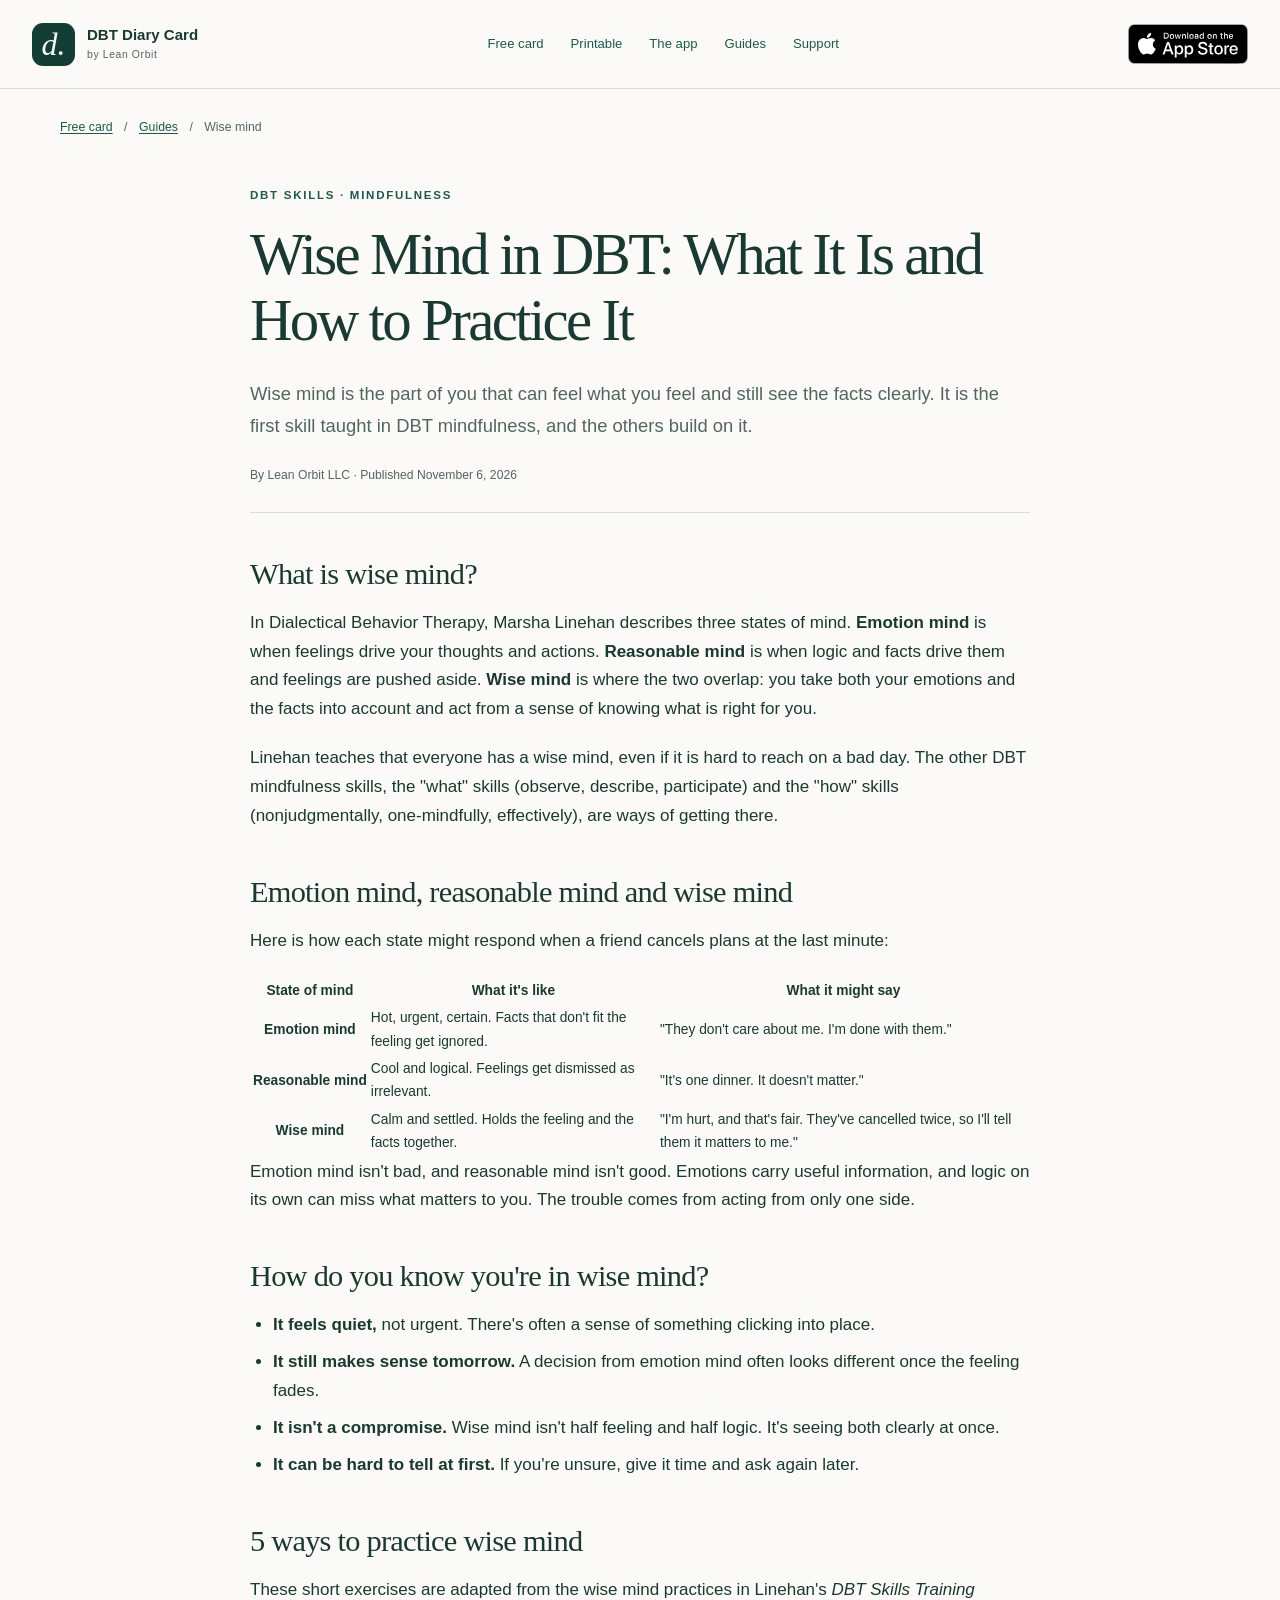
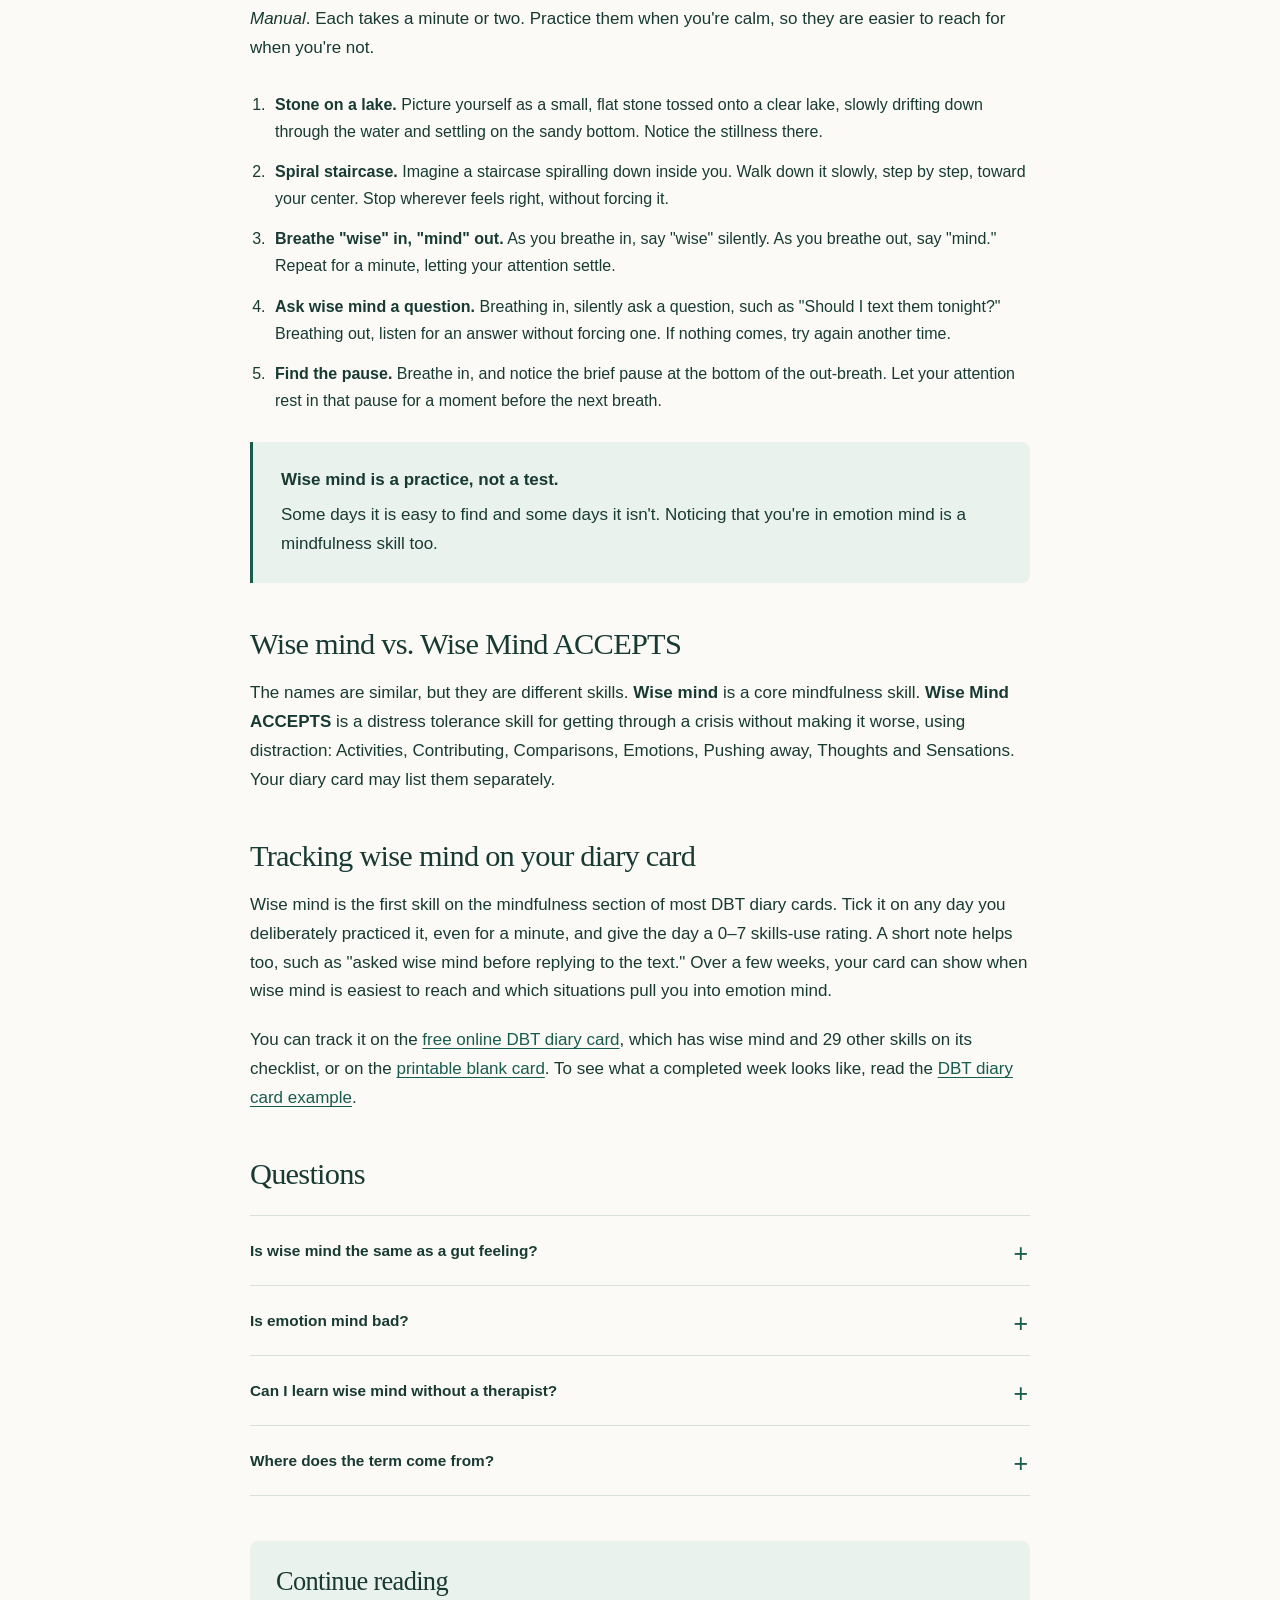
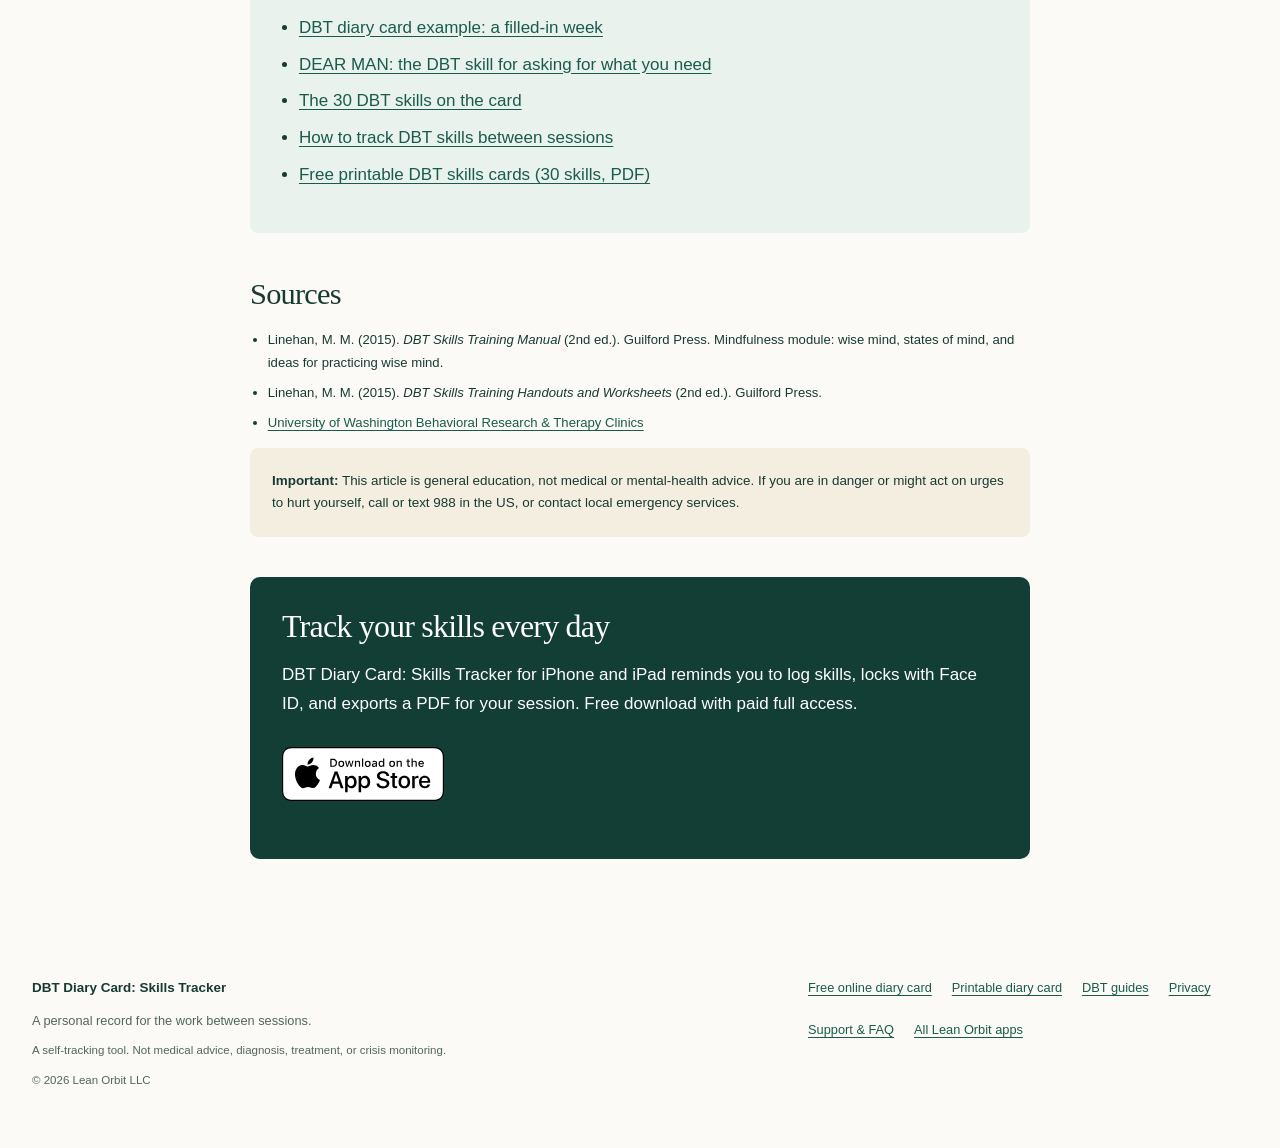
<file: blog/wise-mind-dbt/index.html>
<!doctype html>
<html lang="en"><head><meta charset="utf-8"><meta name="viewport" content="width=device-width, initial-scale=1">
<title>Wise Mind DBT: What It Is and 5 Ways to Practice It</title>
<meta name="description" content="Wise mind is the DBT skill of finding the overlap between emotion mind and reasonable mind. Learn the three states of mind, 5 practices, and how to track it.">
<link rel="canonical" href="https://dbtdiarycard.online/blog/wise-mind-dbt/"><meta name="theme-color" content="#153d35">
<meta property="og:type" content="article"><meta property="og:site_name" content="DBT Diary Card: Skills Tracker">
<meta property="og:title" content="Wise Mind DBT: What It Is and 5 Ways to Practice It"><meta property="og:description" content="Emotion mind, reasonable mind and wise mind, explained, with five short practices from DBT mindfulness.">
<meta property="og:url" content="https://dbtdiarycard.online/blog/wise-mind-dbt/">
<meta property="og:image" content="https://dbtdiarycard.online/og-online-dbt-diary-card.png"><meta property="og:image:alt" content="A weekly DBT diary card filled in online, with emotion ratings shaded by intensity">
<meta property="article:published_time" content="2026-11-06">
<meta name="twitter:card" content="summary_large_image"><meta name="twitter:title" content="Wise Mind DBT: What It Is and 5 Ways to Practice It"><meta name="twitter:description" content="Emotion mind, reasonable mind and wise mind, explained, with five short practices."><meta name="twitter:image" content="https://dbtdiarycard.online/og-online-dbt-diary-card.png">
<link rel="icon" href="/icon.png" type="image/png"><link rel="apple-touch-icon" href="/icon.png"><link rel="stylesheet" href="/site.css">
<script type="application/ld+json">{"@context":"https://schema.org","@graph":[
{"@type":"BlogPosting","@id":"https://dbtdiarycard.online/blog/wise-mind-dbt/#article","headline":"Wise Mind DBT: What It Is and 5 Ways to Practice It","description":"Wise mind is the DBT mindfulness skill of finding the overlap between emotion mind and reasonable mind. The three states of mind, five practices, and how to track the skill.","url":"https://dbtdiarycard.online/blog/wise-mind-dbt/","mainEntityOfPage":"https://dbtdiarycard.online/blog/wise-mind-dbt/","inLanguage":"en","datePublished":"2026-11-06","dateModified":"2026-11-06","image":"https://dbtdiarycard.online/og-online-dbt-diary-card.png","author":{"@type":"Organization","name":"Lean Orbit LLC","url":"https://www.leanorbit.app/"},"publisher":{"@type":"Organization","name":"Lean Orbit LLC","url":"https://www.leanorbit.app/","logo":{"@type":"ImageObject","url":"https://dbtdiarycard.online/icon.png"}},"isPartOf":{"@type":"WebSite","@id":"https://dbtdiarycard.online/#website"},"about":["Wise mind","DBT mindfulness skills","Dialectical behavior therapy"]},
{"@type":"BreadcrumbList","itemListElement":[{"@type":"ListItem","position":1,"name":"Free online DBT diary card","item":"https://dbtdiarycard.online/"},{"@type":"ListItem","position":2,"name":"DBT guides","item":"https://dbtdiarycard.online/blog/"},{"@type":"ListItem","position":3,"name":"Wise mind in DBT"}]},
{"@type":"FAQPage","mainEntity":[
{"@type":"Question","name":"What is wise mind in DBT?","acceptedAnswer":{"@type":"Answer","text":"Wise mind is the state of mind where emotion mind and reasonable mind overlap. You take your feelings and the facts into account at the same time and act from a sense of inner knowing. It is the first mindfulness skill in Marsha Linehan's DBT."}},
{"@type":"Question","name":"Is wise mind the same as a gut feeling?","acceptedAnswer":{"@type":"Answer","text":"Not quite. A gut feeling can come from strong emotion. Wise mind tends to feel calm and settled, and it still makes sense once the emotion has passed."}},
{"@type":"Question","name":"Is emotion mind bad?","acceptedAnswer":{"@type":"Answer","text":"No. Emotions carry useful information. The problem is acting only from emotion mind, when feelings decide everything and the facts are ignored."}},
{"@type":"Question","name":"What is the difference between wise mind and Wise Mind ACCEPTS?","acceptedAnswer":{"@type":"Answer","text":"Wise mind is a core mindfulness skill. Wise Mind ACCEPTS is a distress tolerance skill: a set of distractions (Activities, Contributing, Comparisons, Emotions, Pushing away, Thoughts, Sensations) for getting through a crisis without making it worse."}}
]}]}</script>
<style>
.wm-table td,.wm-table th{font-size:.86rem}
.wm-table tbody th{white-space:nowrap}
</style></head><body><a class="skip-link" href="#main">Skip to content</a>
<header class="site-header"><nav class="nav-inner" aria-label="Main navigation">
<a class="brand" href="/"><span class="brand-mark" aria-hidden="true">d.</span><span>DBT Diary Card<span class="brand-sub">by Lean Orbit</span></span></a>
<div class="nav-links"><a href="/">Free card</a><a href="/printable-dbt-diary-card/">Printable</a><a href="https://www.leanorbit.app/dbtdailydiary/">The app</a><a href="/blog/" aria-current="page">Guides</a><a href="https://www.leanorbit.app/dbtdailydiary/support.html">Support</a></div>
<a class="nav-badge" href="https://apps.apple.com/app/id6759234731"><img src="/app-store-badge.svg" width="120" height="40" alt="Download on the App Store"></a>
</nav></header>
<main id="main"><div class="wrap breadcrumb"><a href="/">Free card</a><span aria-hidden="true"> / </span><a href="/blog/">Guides</a><span aria-hidden="true"> / </span>Wise mind</div>
<article class="article wrap narrow">
<p class="kicker">DBT skills · Mindfulness</p>
<h1>Wise Mind in DBT: What It Is and How to Practice It</h1>
<p class="dek">Wise mind is the part of you that can feel what you feel and still see the facts clearly. It is the first skill taught in DBT mindfulness, and the others build on it.</p>
<p class="byline">By Lean Orbit LLC · Published November 6, 2026</p>

<h2>What is wise mind?</h2>
<p>In Dialectical Behavior Therapy, Marsha Linehan describes three states of mind. <strong>Emotion mind</strong> is when feelings drive your thoughts and actions. <strong>Reasonable mind</strong> is when logic and facts drive them and feelings are pushed aside. <strong>Wise mind</strong> is where the two overlap: you take both your emotions and the facts into account and act from a sense of knowing what is right for you.</p>
<p>Linehan teaches that everyone has a wise mind, even if it is hard to reach on a bad day. The other DBT mindfulness skills, the "what" skills (observe, describe, participate) and the "how" skills (nonjudgmentally, one-mindfully, effectively), are ways of getting there.</p>

<h2>Emotion mind, reasonable mind and wise mind</h2>
<p>Here is how each state might respond when a friend cancels plans at the last minute:</p>
<div class="dc-tablewrap"><table class="dc-table wm-table">
<thead><tr><th scope="col">State of mind</th><th scope="col">What it's like</th><th scope="col">What it might say</th></tr></thead>
<tbody>
<tr><th scope="row">Emotion mind</th><td>Hot, urgent, certain. Facts that don't fit the feeling get ignored.</td><td>"They don't care about me. I'm done with them."</td></tr>
<tr><th scope="row">Reasonable mind</th><td>Cool and logical. Feelings get dismissed as irrelevant.</td><td>"It's one dinner. It doesn't matter."</td></tr>
<tr><th scope="row">Wise mind</th><td>Calm and settled. Holds the feeling and the facts together.</td><td>"I'm hurt, and that's fair. They've cancelled twice, so I'll tell them it matters to me."</td></tr>
</tbody></table></div>
<p>Emotion mind isn't bad, and reasonable mind isn't good. Emotions carry useful information, and logic on its own can miss what matters to you. The trouble comes from acting from only one side.</p>

<h2>How do you know you're in wise mind?</h2>
<ul>
<li><strong>It feels quiet,</strong> not urgent. There's often a sense of something clicking into place.</li>
<li><strong>It still makes sense tomorrow.</strong> A decision from emotion mind often looks different once the feeling fades.</li>
<li><strong>It isn't a compromise.</strong> Wise mind isn't half feeling and half logic. It's seeing both clearly at once.</li>
<li><strong>It can be hard to tell at first.</strong> If you're unsure, give it time and ask again later.</li>
</ul>

<h2>5 ways to practice wise mind</h2>
<p>These short exercises are adapted from the wise mind practices in Linehan's <em>DBT Skills Training Manual</em>. Each takes a minute or two. Practice them when you're calm, so they are easier to reach for when you're not.</p>
<ol class="steps">
<li><strong>Stone on a lake.</strong> Picture yourself as a small, flat stone tossed onto a clear lake, slowly drifting down through the water and settling on the sandy bottom. Notice the stillness there.</li>
<li><strong>Spiral staircase.</strong> Imagine a staircase spiralling down inside you. Walk down it slowly, step by step, toward your center. Stop wherever feels right, without forcing it.</li>
<li><strong>Breathe "wise" in, "mind" out.</strong> As you breathe in, say "wise" silently. As you breathe out, say "mind." Repeat for a minute, letting your attention settle.</li>
<li><strong>Ask wise mind a question.</strong> Breathing in, silently ask a question, such as "Should I text them tonight?" Breathing out, listen for an answer without forcing one. If nothing comes, try again another time.</li>
<li><strong>Find the pause.</strong> Breathe in, and notice the brief pause at the bottom of the out-breath. Let your attention rest in that pause for a moment before the next breath.</li>
</ol>
<div class="callout"><strong>Wise mind is a practice, not a test.</strong><p>Some days it is easy to find and some days it isn't. Noticing that you're in emotion mind is a mindfulness skill too.</p></div>

<h2>Wise mind vs. Wise Mind ACCEPTS</h2>
<p>The names are similar, but they are different skills. <strong>Wise mind</strong> is a core mindfulness skill. <strong>Wise Mind ACCEPTS</strong> is a distress tolerance skill for getting through a crisis without making it worse, using distraction: Activities, Contributing, Comparisons, Emotions, Pushing away, Thoughts and Sensations. Your diary card may list them separately.</p>

<h2>Tracking wise mind on your diary card</h2>
<p>Wise mind is the first skill on the mindfulness section of most DBT diary cards. Tick it on any day you deliberately practiced it, even for a minute, and give the day a 0–7 skills-use rating. A short note helps too, such as "asked wise mind before replying to the text." Over a few weeks, your card can show when wise mind is easiest to reach and which situations pull you into emotion mind.</p>
<p>You can track it on the <a href="/">free online DBT diary card</a>, which has wise mind and 29 other skills on its checklist, or on the <a href="/printable-dbt-diary-card/">printable blank card</a>. To see what a completed week looks like, read the <a href="/blog/dbt-diary-card-example/">DBT diary card example</a>.</p>

<h2>Questions</h2>
<div class="faq-list">
<details><summary>Is wise mind the same as a gut feeling?</summary><div class="answer"><p>Not quite. A gut feeling can come from strong emotion. Wise mind tends to feel calm and settled, and it still makes sense once the emotion has passed.</p></div></details>
<details><summary>Is emotion mind bad?</summary><div class="answer"><p>No. Emotions carry useful information. The problem is acting only from emotion mind, when feelings decide everything and the facts are ignored.</p></div></details>
<details><summary>Can I learn wise mind without a therapist?</summary><div class="answer"><p>Many people practice DBT skills on their own, and the exercises above are safe to try. DBT works best with a trained therapist or skills group, though, especially if you're dealing with intense emotions or urges.</p></div></details>
<details><summary>Where does the term come from?</summary><div class="answer"><p>Marsha Linehan introduced wise mind as part of the mindfulness module of Dialectical Behavior Therapy, drawing on contemplative practices. It appears in her <em>DBT Skills Training Manual</em>.</p></div></details>
</div>

<section class="related"><h2>Continue reading</h2><ul>
<li><a href="/blog/dbt-diary-card-example/">DBT diary card example: a filled-in week</a></li>
<li><a href="/blog/dear-man-dbt/">DEAR MAN: the DBT skill for asking for what you need</a></li>
<li><a href="/#dbt-skills">The 30 DBT skills on the card</a></li>
<li><a href="https://www.leanorbit.app/dbtdailydiary/blog/dbt-skills-tracker-between-sessions.html">How to track DBT skills between sessions</a></li>
<li><a href="/blog/dbt-skills-cards/">Free printable DBT skills cards (30 skills, PDF)</a></li>
</ul></section>
<h2>Sources</h2>
<ul class="references">
<li>Linehan, M. M. (2015). <em>DBT Skills Training Manual</em> (2nd ed.). Guilford Press. Mindfulness module: wise mind, states of mind, and ideas for practicing wise mind.</li>
<li>Linehan, M. M. (2015). <em>DBT Skills Training Handouts and Worksheets</em> (2nd ed.). Guilford Press.</li>
<li><a href="https://depts.washington.edu/uwbrtc/">University of Washington Behavioral Research &amp; Therapy Clinics</a></li>
</ul>
<p class="disclaimer"><strong>Important:</strong> This article is general education, not medical or mental-health advice. If you are in danger or might act on urges to hurt yourself, call or text 988 in the US, or contact local emergency services.</p>
<div class="article-cta"><h2>Track your skills every day</h2><p>DBT Diary Card: Skills Tracker for iPhone and iPad reminds you to log skills, locks with Face ID, and exports a PDF for your session. Free download with paid full access.</p><a class="app-store-badge" href="https://apps.apple.com/app/id6759234731"><img src="/app-store-badge-white.svg" width="120" height="40" alt="Download on the App Store"></a></div>
</article></main>
<footer class="site-footer"><div><a class="footer-brand" href="https://www.leanorbit.app/dbtdailydiary/index.html">DBT Diary Card: Skills Tracker</a><p>A personal record for the work between sessions.</p><p class="fine">A self-tracking tool. Not medical advice, diagnosis, treatment, or crisis monitoring.</p><p class="fine">© 2026 Lean Orbit LLC</p></div><nav aria-label="Footer navigation"><a href="/">Free online diary card</a><a href="/printable-dbt-diary-card/">Printable diary card</a><a href="/blog/">DBT guides</a><a href="https://www.leanorbit.app/dbtdailydiary/privacy.html">Privacy</a><a href="https://www.leanorbit.app/dbtdailydiary/support.html">Support &amp; FAQ</a><a href="https://www.leanorbit.app/products.html">All Lean Orbit apps</a></nav></footer>
</body></html>
</file>
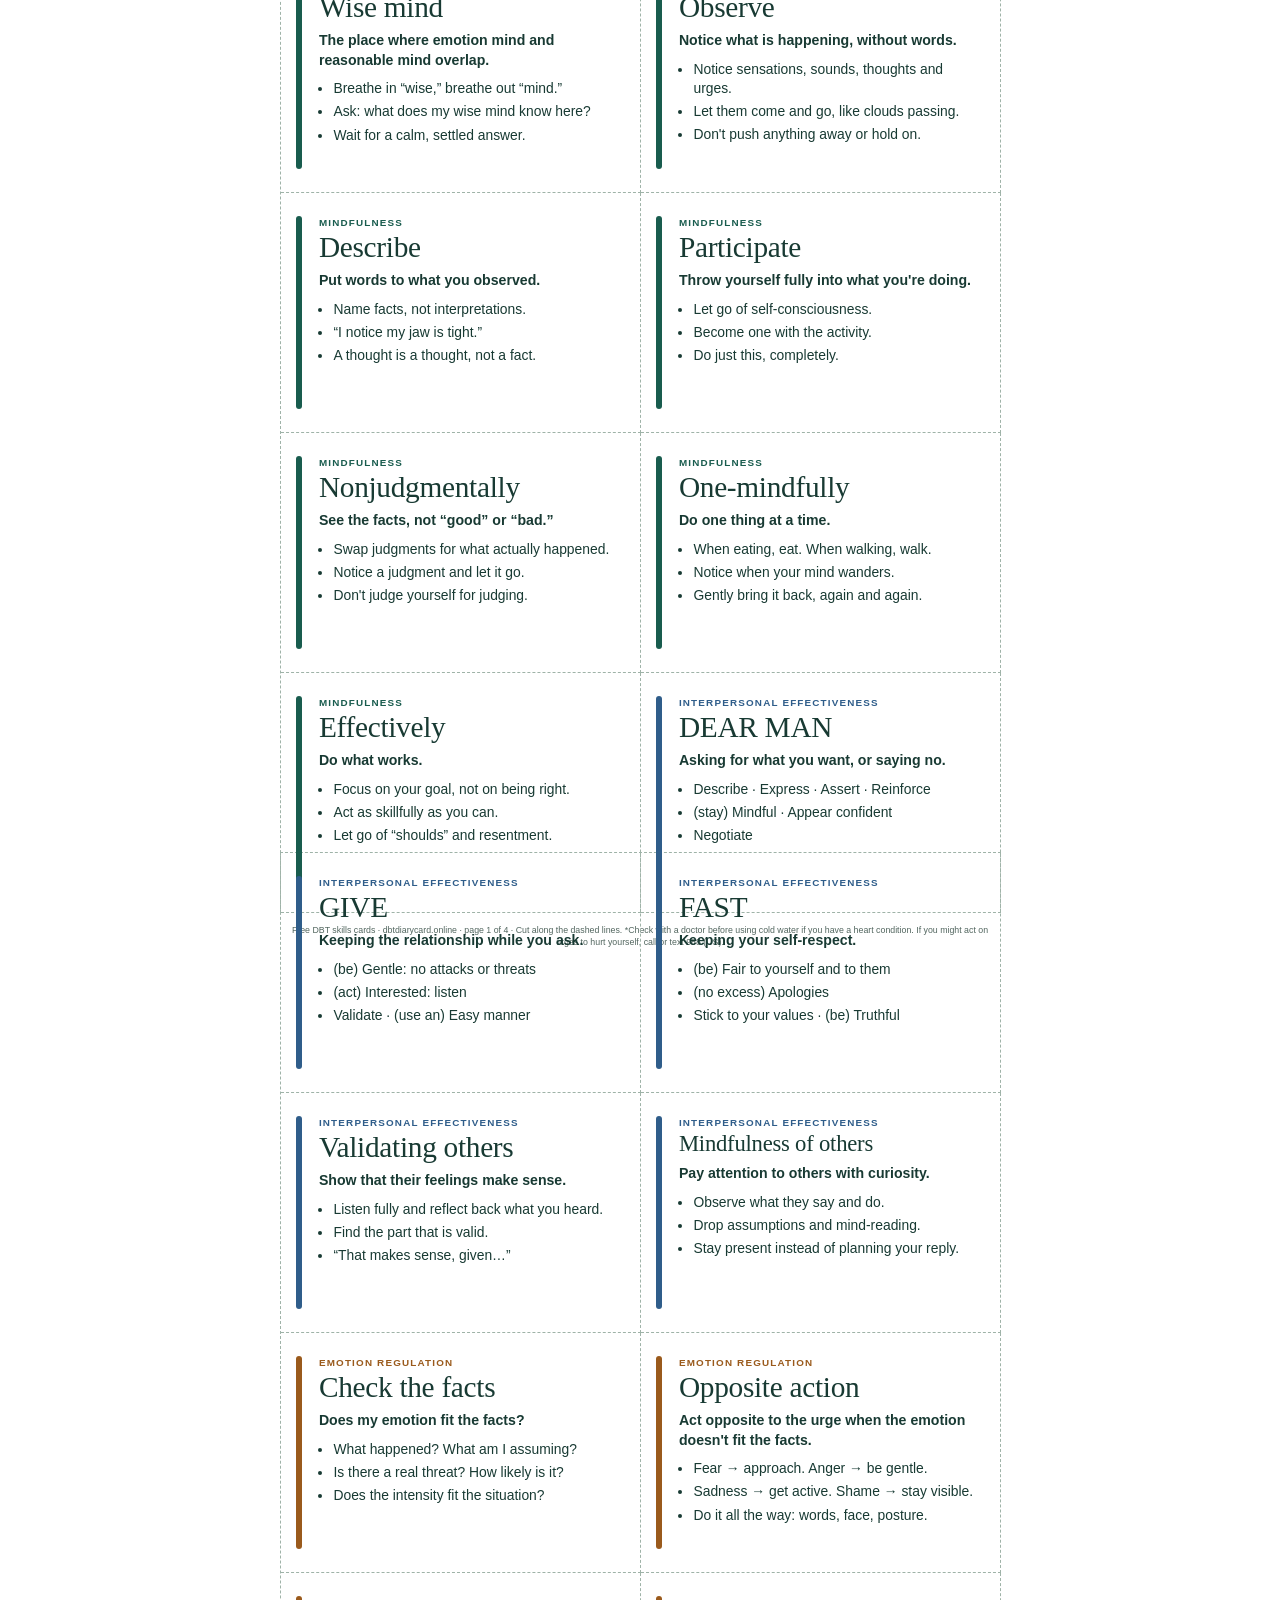
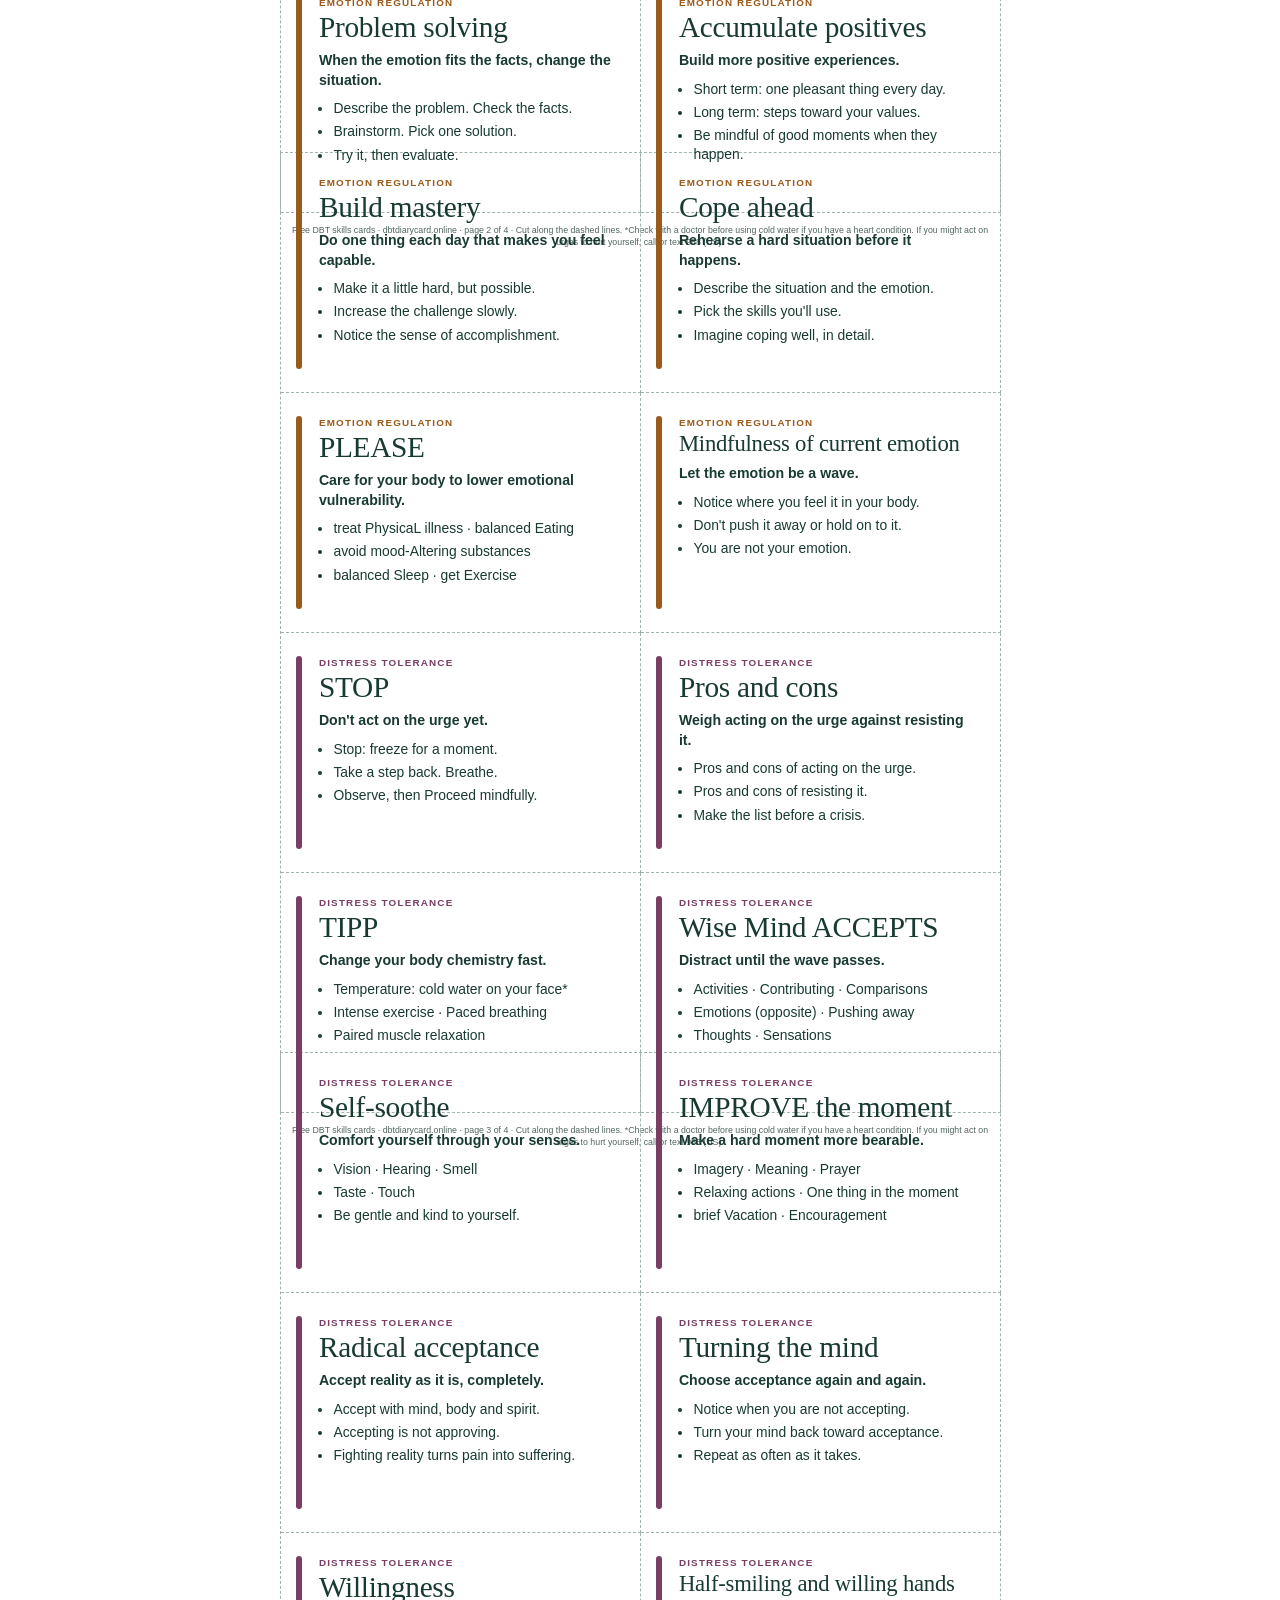
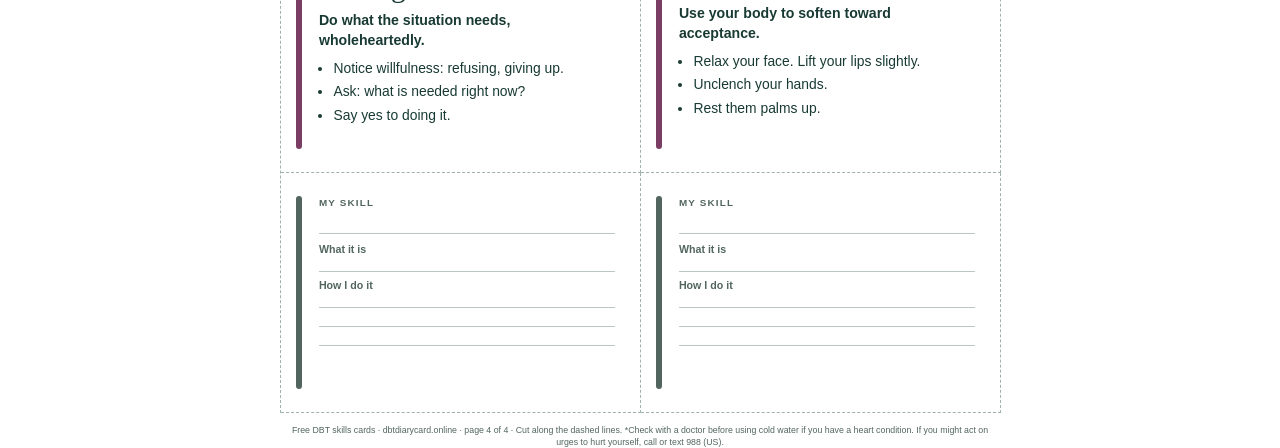
<file: blog/dbt-skills-cards/cards-source.html>
<!doctype html><html lang="en"><head><meta charset="utf-8"><meta name="robots" content="noindex">
<!-- Print source for dbt-skills-cards-letter.pdf, dbt-skills-cards-a4.pdf and the preview PNG. Generated by a script from the card data; edit the data, not this file. -->
<title>DBT skills cards (print source)</title><style>
@page{margin:0}*{box-sizing:border-box}html,body{margin:0}
body{font:10.4pt/1.38 "Helvetica Neue",Arial,"Liberation Sans",sans-serif;color:#183a33;-webkit-print-color-adjust:exact;print-color-adjust:exact}
.page{width:100%;height:100vh;display:flex;flex-direction:column;align-items:center;justify-content:center;page-break-after:always;break-after:page}
.page:last-child{page-break-after:auto;break-after:auto}
.grid{display:grid;grid-template-columns:3.75in 3.75in;grid-auto-rows:2.5in;border-top:1px dashed #9fb3a8;border-left:1px dashed #9fb3a8}
.card{position:relative;border-right:1px dashed #9fb3a8;border-bottom:1px dashed #9fb3a8;padding:.24in .26in .18in .4in;overflow:hidden}
.card::before{content:"";position:absolute;left:.16in;top:.24in;bottom:.24in;width:6px;border-radius:3px;background:var(--c)}
.mod{margin:0 0 3px;font-size:7.4pt;letter-spacing:.12em;text-transform:uppercase;font-weight:700;color:var(--c)}
h2{margin:2px 0 8px;font:400 22pt/1.06 Georgia,"Liberation Serif",serif;letter-spacing:-.01em}
.what{margin:0 0 9px;font-weight:600;font-size:10.6pt}
h2.long{font-size:17pt}ul{margin:0;padding-left:1.05em}li{margin:0 0 4px}
.blank .ln{border-bottom:1px solid #b9c9c0;height:15px;margin-bottom:4px}.blank .ln.big{height:22px;margin-bottom:8px}.blank .what{margin:6px 0 0;font-size:8pt;color:#52665f;font-weight:600}
.foot{width:7.5in;margin:.12in 0 0;font-size:6.6pt;color:#52665f;text-align:center}
</style></head><body><section class="page"><div class="grid"><div class="card" style="--c:#195c4e"><p class="mod">Mindfulness</p><h2>Wise mind</h2><p class="what">The place where emotion mind and reasonable mind overlap.</p><ul><li>Breathe in “wise,” breathe out “mind.”</li><li>Ask: what does my wise mind know here?</li><li>Wait for a calm, settled answer.</li></ul></div><div class="card" style="--c:#195c4e"><p class="mod">Mindfulness</p><h2>Observe</h2><p class="what">Notice what is happening, without words.</p><ul><li>Notice sensations, sounds, thoughts and urges.</li><li>Let them come and go, like clouds passing.</li><li>Don&#x27;t push anything away or hold on.</li></ul></div><div class="card" style="--c:#195c4e"><p class="mod">Mindfulness</p><h2>Describe</h2><p class="what">Put words to what you observed.</p><ul><li>Name facts, not interpretations.</li><li>“I notice my jaw is tight.”</li><li>A thought is a thought, not a fact.</li></ul></div><div class="card" style="--c:#195c4e"><p class="mod">Mindfulness</p><h2>Participate</h2><p class="what">Throw yourself fully into what you&#x27;re doing.</p><ul><li>Let go of self-consciousness.</li><li>Become one with the activity.</li><li>Do just this, completely.</li></ul></div><div class="card" style="--c:#195c4e"><p class="mod">Mindfulness</p><h2>Nonjudgmentally</h2><p class="what">See the facts, not “good” or “bad.”</p><ul><li>Swap judgments for what actually happened.</li><li>Notice a judgment and let it go.</li><li>Don&#x27;t judge yourself for judging.</li></ul></div><div class="card" style="--c:#195c4e"><p class="mod">Mindfulness</p><h2>One-mindfully</h2><p class="what">Do one thing at a time.</p><ul><li>When eating, eat. When walking, walk.</li><li>Notice when your mind wanders.</li><li>Gently bring it back, again and again.</li></ul></div><div class="card" style="--c:#195c4e"><p class="mod">Mindfulness</p><h2>Effectively</h2><p class="what">Do what works.</p><ul><li>Focus on your goal, not on being right.</li><li>Act as skillfully as you can.</li><li>Let go of “shoulds” and resentment.</li></ul></div><div class="card" style="--c:#2f5d8a"><p class="mod">Interpersonal effectiveness</p><h2>DEAR MAN</h2><p class="what">Asking for what you want, or saying no.</p><ul><li>Describe · Express · Assert · Reinforce</li><li>(stay) Mindful · Appear confident</li><li>Negotiate</li></ul></div></div><p class="foot">Free DBT skills cards · dbtdiarycard.online · page 1 of 4 · Cut along the dashed lines. *Check with a doctor before using cold water if you have a heart condition. If you might act on urges to hurt yourself, call or text 988 (US).</p></section><section class="page"><div class="grid"><div class="card" style="--c:#2f5d8a"><p class="mod">Interpersonal effectiveness</p><h2>GIVE</h2><p class="what">Keeping the relationship while you ask.</p><ul><li>(be) Gentle: no attacks or threats</li><li>(act) Interested: listen</li><li>Validate · (use an) Easy manner</li></ul></div><div class="card" style="--c:#2f5d8a"><p class="mod">Interpersonal effectiveness</p><h2>FAST</h2><p class="what">Keeping your self-respect.</p><ul><li>(be) Fair to yourself and to them</li><li>(no excess) Apologies</li><li>Stick to your values · (be) Truthful</li></ul></div><div class="card" style="--c:#2f5d8a"><p class="mod">Interpersonal effectiveness</p><h2>Validating others</h2><p class="what">Show that their feelings make sense.</p><ul><li>Listen fully and reflect back what you heard.</li><li>Find the part that is valid.</li><li>“That makes sense, given…”</li></ul></div><div class="card" style="--c:#2f5d8a"><p class="mod">Interpersonal effectiveness</p><h2 class="long">Mindfulness of others</h2><p class="what">Pay attention to others with curiosity.</p><ul><li>Observe what they say and do.</li><li>Drop assumptions and mind-reading.</li><li>Stay present instead of planning your reply.</li></ul></div><div class="card" style="--c:#9a5a1c"><p class="mod">Emotion regulation</p><h2>Check the facts</h2><p class="what">Does my emotion fit the facts?</p><ul><li>What happened? What am I assuming?</li><li>Is there a real threat? How likely is it?</li><li>Does the intensity fit the situation?</li></ul></div><div class="card" style="--c:#9a5a1c"><p class="mod">Emotion regulation</p><h2>Opposite action</h2><p class="what">Act opposite to the urge when the emotion doesn&#x27;t fit the facts.</p><ul><li>Fear → approach. Anger → be gentle.</li><li>Sadness → get active. Shame → stay visible.</li><li>Do it all the way: words, face, posture.</li></ul></div><div class="card" style="--c:#9a5a1c"><p class="mod">Emotion regulation</p><h2>Problem solving</h2><p class="what">When the emotion fits the facts, change the situation.</p><ul><li>Describe the problem. Check the facts.</li><li>Brainstorm. Pick one solution.</li><li>Try it, then evaluate.</li></ul></div><div class="card" style="--c:#9a5a1c"><p class="mod">Emotion regulation</p><h2>Accumulate positives</h2><p class="what">Build more positive experiences.</p><ul><li>Short term: one pleasant thing every day.</li><li>Long term: steps toward your values.</li><li>Be mindful of good moments when they happen.</li></ul></div></div><p class="foot">Free DBT skills cards · dbtdiarycard.online · page 2 of 4 · Cut along the dashed lines. *Check with a doctor before using cold water if you have a heart condition. If you might act on urges to hurt yourself, call or text 988 (US).</p></section><section class="page"><div class="grid"><div class="card" style="--c:#9a5a1c"><p class="mod">Emotion regulation</p><h2>Build mastery</h2><p class="what">Do one thing each day that makes you feel capable.</p><ul><li>Make it a little hard, but possible.</li><li>Increase the challenge slowly.</li><li>Notice the sense of accomplishment.</li></ul></div><div class="card" style="--c:#9a5a1c"><p class="mod">Emotion regulation</p><h2>Cope ahead</h2><p class="what">Rehearse a hard situation before it happens.</p><ul><li>Describe the situation and the emotion.</li><li>Pick the skills you&#x27;ll use.</li><li>Imagine coping well, in detail.</li></ul></div><div class="card" style="--c:#9a5a1c"><p class="mod">Emotion regulation</p><h2>PLEASE</h2><p class="what">Care for your body to lower emotional vulnerability.</p><ul><li>treat PhysicaL illness · balanced Eating</li><li>avoid mood-Altering substances</li><li>balanced Sleep · get Exercise</li></ul></div><div class="card" style="--c:#9a5a1c"><p class="mod">Emotion regulation</p><h2 class="long">Mindfulness of current emotion</h2><p class="what">Let the emotion be a wave.</p><ul><li>Notice where you feel it in your body.</li><li>Don&#x27;t push it away or hold on to it.</li><li>You are not your emotion.</li></ul></div><div class="card" style="--c:#7a3e65"><p class="mod">Distress tolerance</p><h2>STOP</h2><p class="what">Don&#x27;t act on the urge yet.</p><ul><li>Stop: freeze for a moment.</li><li>Take a step back. Breathe.</li><li>Observe, then Proceed mindfully.</li></ul></div><div class="card" style="--c:#7a3e65"><p class="mod">Distress tolerance</p><h2>Pros and cons</h2><p class="what">Weigh acting on the urge against resisting it.</p><ul><li>Pros and cons of acting on the urge.</li><li>Pros and cons of resisting it.</li><li>Make the list before a crisis.</li></ul></div><div class="card" style="--c:#7a3e65"><p class="mod">Distress tolerance</p><h2>TIPP</h2><p class="what">Change your body chemistry fast.</p><ul><li>Temperature: cold water on your face*</li><li>Intense exercise · Paced breathing</li><li>Paired muscle relaxation</li></ul></div><div class="card" style="--c:#7a3e65"><p class="mod">Distress tolerance</p><h2>Wise Mind ACCEPTS</h2><p class="what">Distract until the wave passes.</p><ul><li>Activities · Contributing · Comparisons</li><li>Emotions (opposite) · Pushing away</li><li>Thoughts · Sensations</li></ul></div></div><p class="foot">Free DBT skills cards · dbtdiarycard.online · page 3 of 4 · Cut along the dashed lines. *Check with a doctor before using cold water if you have a heart condition. If you might act on urges to hurt yourself, call or text 988 (US).</p></section><section class="page"><div class="grid"><div class="card" style="--c:#7a3e65"><p class="mod">Distress tolerance</p><h2>Self-soothe</h2><p class="what">Comfort yourself through your senses.</p><ul><li>Vision · Hearing · Smell</li><li>Taste · Touch</li><li>Be gentle and kind to yourself.</li></ul></div><div class="card" style="--c:#7a3e65"><p class="mod">Distress tolerance</p><h2>IMPROVE the moment</h2><p class="what">Make a hard moment more bearable.</p><ul><li>Imagery · Meaning · Prayer</li><li>Relaxing actions · One thing in the moment</li><li>brief Vacation · Encouragement</li></ul></div><div class="card" style="--c:#7a3e65"><p class="mod">Distress tolerance</p><h2>Radical acceptance</h2><p class="what">Accept reality as it is, completely.</p><ul><li>Accept with mind, body and spirit.</li><li>Accepting is not approving.</li><li>Fighting reality turns pain into suffering.</li></ul></div><div class="card" style="--c:#7a3e65"><p class="mod">Distress tolerance</p><h2>Turning the mind</h2><p class="what">Choose acceptance again and again.</p><ul><li>Notice when you are not accepting.</li><li>Turn your mind back toward acceptance.</li><li>Repeat as often as it takes.</li></ul></div><div class="card" style="--c:#7a3e65"><p class="mod">Distress tolerance</p><h2>Willingness</h2><p class="what">Do what the situation needs, wholeheartedly.</p><ul><li>Notice willfulness: refusing, giving up.</li><li>Ask: what is needed right now?</li><li>Say yes to doing it.</li></ul></div><div class="card" style="--c:#7a3e65"><p class="mod">Distress tolerance</p><h2 class="long">Half-smiling and willing hands</h2><p class="what">Use your body to soften toward acceptance.</p><ul><li>Relax your face. Lift your lips slightly.</li><li>Unclench your hands.</li><li>Rest them palms up.</li></ul></div><div class="card blank" style="--c:#52665f"><p class="mod">My skill</p><div class="ln big"></div><p class="what">What it is</p><div class="ln"></div><p class="what">How I do it</p><div class="ln"></div><div class="ln"></div><div class="ln"></div></div><div class="card blank" style="--c:#52665f"><p class="mod">My skill</p><div class="ln big"></div><p class="what">What it is</p><div class="ln"></div><p class="what">How I do it</p><div class="ln"></div><div class="ln"></div><div class="ln"></div></div></div><p class="foot">Free DBT skills cards · dbtdiarycard.online · page 4 of 4 · Cut along the dashed lines. *Check with a doctor before using cold water if you have a heart condition. If you might act on urges to hurt yourself, call or text 988 (US).</p></section></body></html>
</file>
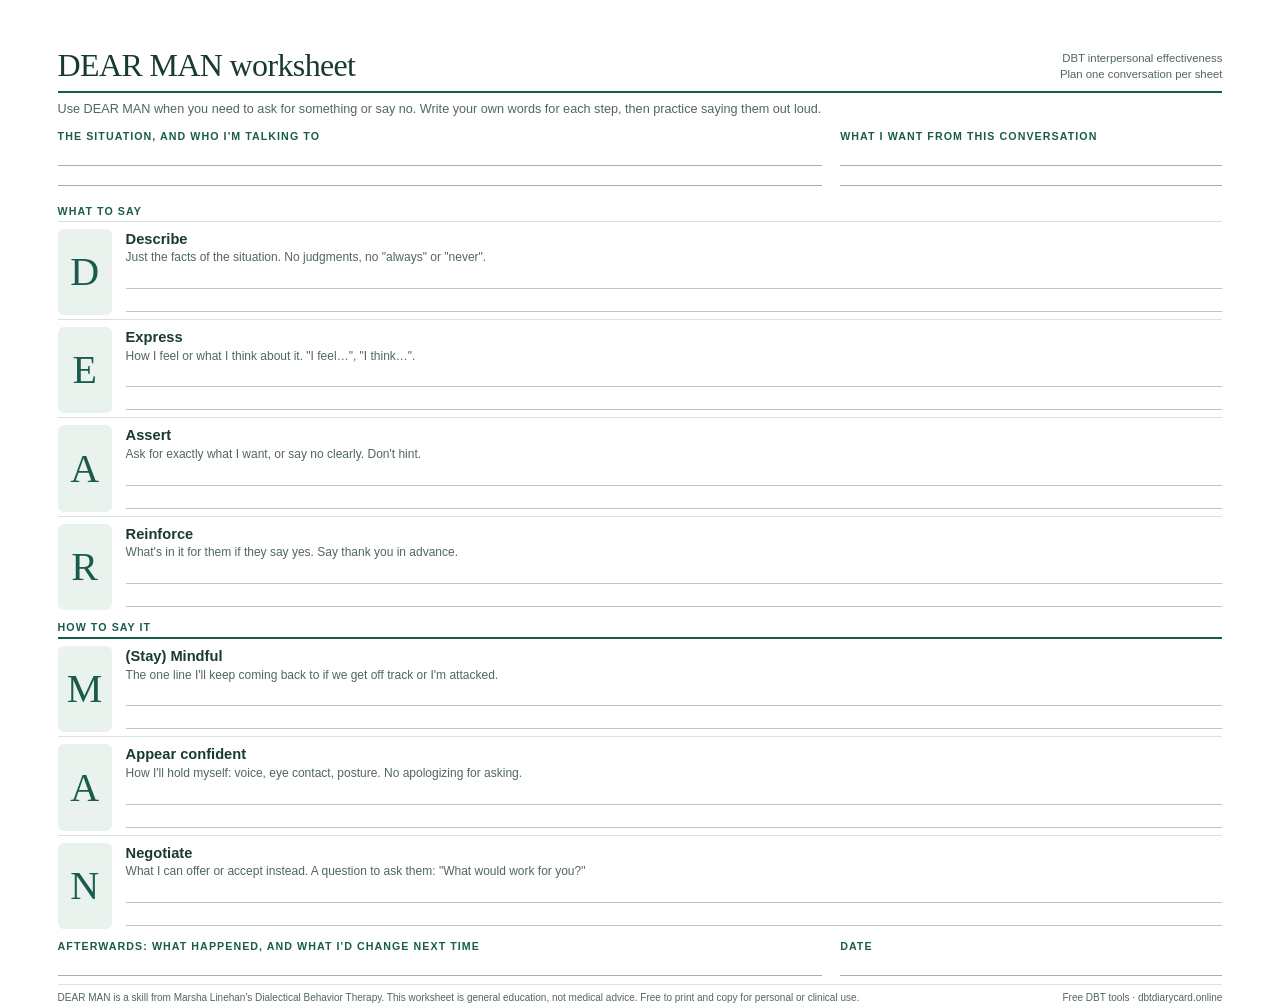
<file: blog/dear-man-dbt/worksheet-source.html>
<!doctype html>
<html lang="en"><head><meta charset="utf-8">
<!-- Print source for dear-man-worksheet-letter.pdf, dear-man-worksheet-a4.pdf and dear-man-worksheet.png.
     Not a public page. Regenerate the PDFs from this file if the wording changes (see README). -->
<meta name="robots" content="noindex">
<title>DEAR MAN worksheet (print source)</title>
<style>
@page{margin:0}
*{box-sizing:border-box}
html,body{margin:0;padding:0}
body{font:10.5pt/1.4 "Helvetica Neue",Arial,"Liberation Sans",sans-serif;color:#183a33;-webkit-print-color-adjust:exact;print-color-adjust:exact}
.page{padding:.5in .6in .4in;height:100vh;display:flex;flex-direction:column}
header{display:flex;justify-content:space-between;align-items:flex-end;border-bottom:2px solid #195c4e;padding-bottom:8px}
h1{font:400 24pt/1.1 Georgia,"Liberation Serif","Times New Roman",serif;letter-spacing:-.02em;margin:0}
header p{margin:0;font-size:8.5pt;color:#52665f;text-align:right}
.sub{font-size:9.5pt;color:#52665f;margin:8px 0 10px}
.meta{display:grid;grid-template-columns:2fr 1fr;gap:18px;margin-bottom:8px}
.field label{display:block;font-size:8pt;letter-spacing:.1em;text-transform:uppercase;font-weight:700;color:#195c4e;margin-bottom:2px}
.line{border-bottom:1px solid #9fb3a8;height:20px}
.rows{flex:1;display:flex;flex-direction:column;margin-top:4px}
.row{flex:1;display:grid;grid-template-columns:54px 1fr;gap:14px;border-top:1px solid #d8e2da;padding:7px 0 4px}
.row.gap{border-top:2px solid #195c4e}
.letter{font:400 30pt/1 Georgia,"Liberation Serif",serif;color:#195c4e;text-align:center;background:#eaf2ed;border-radius:6px;display:flex;align-items:center;justify-content:center}
.body{display:flex;flex-direction:column}
.body strong{font-size:11pt}
.body span{font-size:9pt;color:#52665f}
.write{flex:1;display:flex;flex-direction:column;justify-content:flex-end;min-height:44px;padding-bottom:3px}
.write i{display:block;border-bottom:1px solid #b9c9c0;height:1px;margin-top:22px}
.band{font-size:8pt;letter-spacing:.1em;text-transform:uppercase;font-weight:700;color:#195c4e;margin:6px 0 2px}
footer{display:flex;justify-content:space-between;gap:20px;border-top:1px solid #d8e2da;padding-top:6px;font-size:7.5pt;color:#52665f}
</style></head><body><div class="page">
<header><h1>DEAR MAN worksheet</h1><p>DBT interpersonal effectiveness<br>Plan one conversation per sheet</p></header>
<p class="sub">Use DEAR MAN when you need to ask for something or say no. Write your own words for each step, then practice saying them out loud.</p>
<div class="meta">
<div class="field"><label>The situation, and who I'm talking to</label><div class="line"></div><div class="line"></div></div>
<div class="field"><label>What I want from this conversation</label><div class="line"></div><div class="line"></div></div>
</div>
<div class="rows">
<p class="band">What to say</p>
<div class="row"><div class="letter">D</div><div class="body"><strong>Describe</strong><span>Just the facts of the situation. No judgments, no "always" or "never".</span><div class="write"><i></i><i></i></div></div></div>
<div class="row"><div class="letter">E</div><div class="body"><strong>Express</strong><span>How I feel or what I think about it. "I feel…", "I think…".</span><div class="write"><i></i><i></i></div></div></div>
<div class="row"><div class="letter">A</div><div class="body"><strong>Assert</strong><span>Ask for exactly what I want, or say no clearly. Don't hint.</span><div class="write"><i></i><i></i></div></div></div>
<div class="row"><div class="letter">R</div><div class="body"><strong>Reinforce</strong><span>What's in it for them if they say yes. Say thank you in advance.</span><div class="write"><i></i><i></i></div></div></div>
<p class="band">How to say it</p>
<div class="row gap"><div class="letter">M</div><div class="body"><strong>(Stay) Mindful</strong><span>The one line I'll keep coming back to if we get off track or I'm attacked.</span><div class="write"><i></i><i></i></div></div></div>
<div class="row"><div class="letter">A</div><div class="body"><strong>Appear confident</strong><span>How I'll hold myself: voice, eye contact, posture. No apologizing for asking.</span><div class="write"><i></i><i></i></div></div></div>
<div class="row"><div class="letter">N</div><div class="body"><strong>Negotiate</strong><span>What I can offer or accept instead. A question to ask them: "What would work for you?"</span><div class="write"><i></i><i></i></div></div></div>
</div>
<div class="meta" style="margin-top:6px"><div class="field"><label>Afterwards: what happened, and what I'd change next time</label><div class="line"></div></div><div class="field"><label>Date</label><div class="line"></div></div></div>
<footer><span>DEAR MAN is a skill from Marsha Linehan's Dialectical Behavior Therapy. This worksheet is general education, not medical advice. Free to print and copy for personal or clinical use.</span><span style="white-space:nowrap">Free DBT tools · dbtdiarycard.online</span></footer>
</div></body></html>
</file>
<file: site.css>
:root{--ink:#183a33;--muted:#52665f;--green:#195c4e;--green-dark:#123e35;--mint:#eaf2ed;--paper:#fbfaf6;--line:#d8e2da;--white:#fff;--serif:Georgia,"Times New Roman",serif;--sans:-apple-system,BlinkMacSystemFont,"Segoe UI",sans-serif}
*{box-sizing:border-box}html{scroll-behavior:smooth;scroll-padding-top:110px}body{margin:0;background:var(--paper);color:var(--ink);font:17px/1.7 var(--sans);-webkit-font-smoothing:antialiased}a{color:var(--green);text-underline-offset:.2em}a:hover{text-decoration-thickness:2px}a:focus-visible,summary:focus-visible{outline:3px solid #a06225;outline-offset:5px;border-radius:3px}img{max-width:100%;height:auto;display:block}h1,h2,h3{line-height:1.12}h1,h2{font-family:var(--serif);font-weight:400;letter-spacing:-.045em}h1{font-size:clamp(3rem,5.8vw,5.7rem);margin:.25em 0 .35em}h1 em,h2 em{font-weight:400;color:var(--green)}h2{font-size:clamp(2rem,3.8vw,3.3rem);margin:0 0 24px}h3{font-size:1.25rem;font-weight:650;letter-spacing:-.025em;margin:0 0 14px}p{margin:0 0 20px}ul,ol{padding-left:1.35em}li+li{margin-top:8px}.wrap{width:min(1160px,calc(100% - 64px));margin-inline:auto}.narrow{max-width:780px}.section{padding-block:92px}.section-tint{background:var(--mint)}.section-heading{max-width:680px;margin-bottom:42px}.eyebrow{font-size:.72rem;letter-spacing:.15em;text-transform:uppercase;font-weight:700;color:var(--green);margin-bottom:19px}.lead{font-size:1.17rem;line-height:1.75;color:var(--muted);max-width:540px}.fine{font-size:.83rem;line-height:1.7;color:var(--muted)}.skip-link{position:fixed;top:8px;left:16px;z-index:1000;background:var(--white);padding:10px;transform:translateY(-180%)}.skip-link:focus{transform:translateY(0)}
.site-header{background:rgba(251,250,246,.97);border-bottom:1px solid var(--line);position:sticky;top:0;z-index:20}.nav-inner{width:min(1280px,calc(100% - 64px));margin:auto;min-height:88px;display:flex;gap:26px;align-items:center;justify-content:space-between}.brand{display:flex;gap:12px;align-items:center;text-decoration:none;font-size:.94rem;font-weight:650;line-height:1.2;color:var(--ink)}.brand-mark{display:grid;place-items:center;width:43px;height:43px;background:var(--green-dark);color:var(--paper);font:italic 32px var(--serif);border-radius:11px}.brand-sub{display:block;font-size:.65rem;font-weight:400;letter-spacing:.06em;margin-top:5px;color:var(--muted)}.nav-links{display:flex;gap:27px}.nav-links a,.nav-download{font-size:.82rem;text-decoration:none}.nav-download{padding:9px 16px;border:1px solid var(--green);border-radius:5px;font-weight:650;white-space:nowrap}.nav-download:hover{background:var(--mint)}
.hero{display:grid;grid-template-columns:1.2fr 1fr;align-items:center;gap:80px;padding-top:65px;padding-bottom:75px}.hero-copy{padding-bottom:10px}.actions{display:flex;gap:24px;flex-wrap:wrap;align-items:center;margin:30px 0 18px}.button{display:inline-flex;gap:14px;justify-content:center;align-items:center;background:var(--green);color:#fff;font-size:.9rem;font-weight:650;padding:15px 21px;text-decoration:none;border-radius:5px;min-height:52px;line-height:1.35}.button:hover{background:var(--green-dark)}.text-link{font-size:.88rem;font-weight:650;text-decoration:none}.trust-list{display:flex;flex-wrap:wrap;gap:8px 20px;list-style:none;padding:22px 0 0;border-top:1px solid var(--line);font-size:.73rem;color:var(--muted);margin-top:28px}.trust-list li+li{margin:0}.trust-list li::before{content:"✓";color:var(--green);margin-right:7px}.hero-visual{position:relative;display:flex;align-items:center;flex-direction:column;justify-content:center;padding:30px 30px 18px;background:#e6eee7;border-radius:180px 180px 20px 20px}.visual-label{font-size:.62rem;text-transform:uppercase;letter-spacing:.12em;margin:0 0 18px;color:var(--muted)}.screen{margin:0 auto;text-align:center;max-width:284px;width:100%}.screen img{border:1px solid #d6dfd8;border-radius:25px;background:#faf8f5;box-shadow:0 18px 42px -18px #17392e40;width:100%}.screen figcaption{font-size:.68rem;color:var(--muted);line-height:1.55;margin-top:17px;max-width:310px}.intro-strip{border-block:1px solid var(--line);padding-block:36px}.intro-inner{display:grid;grid-template-columns:.65fr 1.3fr 1.4fr;gap:40px;align-items:center}.intro-inner p{margin:0}.intro-inner>.eyebrow{font-size:.65rem}.intro-inner>p:nth-child(2){font:27px/1.35 var(--serif);letter-spacing:-.025em}.intro-inner>p:last-child{font-size:.84rem;color:var(--muted)}.intro-inner strong{font-weight:400}.feature-grid{display:grid;grid-template-columns:repeat(4,1fr);gap:32px;margin-bottom:54px}.feature-grid article{border-top:1px solid var(--line);padding-top:21px}.feature-grid h3{font-size:1.05rem;margin-top:17px}.number{font:italic 24px var(--serif);color:var(--green)}.feature-grid p{font-size:.88rem;color:var(--muted)}.feature-grid a{font-size:.76rem;font-weight:600}.screenshot-grid{display:grid;grid-template-columns:repeat(3,1fr);gap:32px;padding:36px;background:#f0f1e9;border-radius:15px}.screenshot-grid .screen{max-width:245px}.screenshot-grid img{border-radius:21px}.screenshot-grid figcaption{font-size:.8rem;color:var(--ink)}.split{display:grid;grid-template-columns:1.1fr 1fr;gap:100px;align-items:center}.split>div>p{color:var(--muted)}.split .screen{max-width:288px}.steps{font-size:.92rem;padding-left:1.25em;margin:28px 0}.steps li{padding-left:5px;margin-bottom:13px}.privacy-note{padding:45px;background:var(--mint);border-top:3px solid var(--green);border-radius:0 0 10px 10px}.privacy-note p{font-size:1rem}.privacy-note a{font-size:.87rem}.large-mark{display:block;font:70px/1 var(--serif);margin-bottom:38px;color:var(--green)}.price-grid{display:grid;grid-template-columns:1fr 1fr;gap:25px;margin-bottom:28px}.price-card{padding:34px;border:1px solid var(--line);border-radius:10px;background:#fff}.price-card:first-child{background:var(--green-dark);color:#fff;border-color:var(--green-dark)}.price-card:first-child .eyebrow{color:#bdd7c8}.price-card:first-child .button{color:var(--green-dark);background:var(--paper)}.price-card h3{font:32px var(--serif)}.price-card>p:not(.price):not(.eyebrow){font-size:.92rem;max-width:410px}.price{font:48px/1.2 var(--serif);margin-bottom:20px}.price span{font:16px var(--sans);opacity:.85}.guide-grid{display:grid;grid-template-columns:repeat(3,1fr);gap:20px}.guide-card{position:relative;display:block;padding:28px 27px 50px;background:var(--paper);border:1px solid var(--line);border-radius:8px;text-decoration:none;color:var(--ink);transition:background .15s}.guide-card:hover{background:#fff}.guide-card .eyebrow{display:block;font-size:.6rem}.guide-card h3{font:25px/1.15 var(--serif);letter-spacing:-.025em}.guide-card p{font-size:.86rem;color:var(--muted);margin:0}.guide-arrow{position:absolute;bottom:18px;right:23px;font-size:24px;color:var(--green)}
.faq-list{border-top:1px solid var(--line);margin:24px 0}.faq-list details{border-bottom:1px solid var(--line);padding:0}.faq-list summary{padding:23px 35px 23px 0;cursor:pointer;font-size:.96rem;font-weight:600;position:relative;list-style:none;line-height:1.5}.faq-list summary::-webkit-details-marker{display:none}.faq-list summary::after{content:"+";position:absolute;right:2px;top:19px;font-size:25px;font-weight:400;color:var(--green)}.faq-list details[open]>summary::after{content:"−"}.answer{padding:0 30px 20px 0;font-size:.94rem;color:var(--muted)}.answer p:last-child{margin-bottom:0}.final-cta{padding:85px 32px;text-align:center;background:var(--green-dark);color:#fff}.final-cta .eyebrow{color:#bdd7c8}.final-cta h2{font-size:clamp(2.5rem,4vw,4rem)}.final-cta>p{max-width:650px;margin-inline:auto}.final-cta .button{background:var(--paper);color:var(--green-dark);margin:12px 0 24px}.final-cta .fine{color:#c5d8cc}.site-footer{max-width:1280px;margin:auto;padding:48px 32px;display:flex;justify-content:space-between;gap:40px;font-size:.84rem}.footer-brand{font-weight:650;text-decoration:none;color:var(--ink)}.site-footer p{font-size:.8rem;color:var(--muted);margin:10px 0}.site-footer .fine{max-width:420px;font-size:.72rem}.site-footer nav{display:flex;gap:20px;flex-wrap:wrap;align-content:flex-start;max-width:440px}.site-footer nav a{font-size:.8rem}.breadcrumb{padding-top:28px;font-size:.77rem;color:var(--muted)}.breadcrumb span{margin:0 8px}.feature-hero{padding-top:36px}.feature-hero h1{font-size:clamp(3rem,5.4vw,5rem)}.article-split{align-items:start}.prose h2{font-size:2rem;letter-spacing:-.025em;margin-top:38px}.prose h2:first-child{margin-top:0}.prose p,.prose li{font-size:.98rem}.prose .module-list{display:grid;grid-template-columns:1fr 1fr;gap:14px;font-size:.9rem}.module-list p{border-bottom:1px solid var(--line);padding-bottom:18px}.related-links{display:flex;flex-wrap:wrap;gap:12px 25px;margin:28px 0}.related-links a{font-size:.9rem}.page-heading{padding-top:65px}.page-heading h1{font-size:clamp(3rem,5vw,4rem)}.contact-panel{background:var(--mint);padding:28px;border-radius:8px;margin:32px 0}.contact-panel h2{font-size:1.7rem;letter-spacing:-.025em;margin-bottom:14px}.contact-panel p{margin:0;font-size:.94rem}.jump-links{display:flex;flex-wrap:wrap;gap:15px 25px;font-size:.85rem}.callout{background:var(--mint);border-left:3px solid var(--green);padding:24px 28px;margin:28px 0;border-radius:0 8px 8px 0}.callout h2{font-size:1.8rem;letter-spacing:-.02em;margin-bottom:16px}.callout p:last-child{margin:0}.callout strong{display:block;margin-bottom:6px}.article{padding-top:48px;padding-bottom:70px}.article h1{font-size:clamp(2.4rem,4.6vw,3.9rem);line-height:1.12;margin:0 0 24px}.article h2{font-size:1.9rem;letter-spacing:-.025em;margin:44px 0 18px}.article h3{margin:28px 0 14px}.article .byline{font-size:.76rem;color:var(--muted);padding-bottom:26px;border-bottom:1px solid var(--line);margin:24px 0 30px}.article .dek{font-size:1.15rem;color:var(--muted)}.article .kicker{font-size:.72rem;text-transform:uppercase;letter-spacing:.15em;color:var(--green);font-weight:700;margin-bottom:17px}.article-figure{float:right;width:210px;max-width:38%;margin:7px 0 30px 35px}.article-figure img{border-radius:18px;border:1px solid var(--line)}.article-figure figcaption{font-size:.72rem;line-height:1.6;color:var(--muted);margin-top:14px}.article .related{clear:both;margin-top:45px;padding:26px;background:var(--mint);border-radius:8px}.article .related h2{margin:0 0 15px;font-size:1.65rem}.article .references{font-size:.82rem;overflow-wrap:anywhere}.article .disclaimer{font-size:.84rem;background:#f4eee1;padding:22px;border-radius:8px;clear:both}.article .steps{font-size:1rem}.article-cta{clear:both;background:var(--green-dark);color:#fff;padding:32px;margin-top:40px;border-radius:10px}.article .article-cta h2{margin:0 0 16px;font-size:2rem}.article-cta a:not(.button){color:#d3e8db;font-size:.85rem}.article-cta .button{background:var(--paper);color:var(--green-dark);margin-bottom:20px}.article-cta p:last-child{margin-bottom:0}
@media(min-width:1500px){.hero{padding-top:85px;padding-bottom:90px}}@media(max-width:1000px){.hero{gap:45px}.nav-links{gap:18px}.split{gap:55px}.feature-grid{grid-template-columns:1fr 1fr}.intro-inner{grid-template-columns:1fr 2fr}.intro-inner>p:last-child{grid-column:1/-1;max-width:640px}.hero-visual{padding:25px 20px 18px}.guide-grid{grid-template-columns:1fr 1fr}.site-footer{flex-direction:column;gap:22px}}
@media(max-width:700px){html{scroll-padding-top:125px}.wrap{width:calc(100% - 40px)}.nav-inner{width:calc(100% - 40px);flex-wrap:wrap;gap:10px;padding:14px 0 12px}.brand{font-size:.83rem}.brand-mark{width:35px;height:35px;font-size:26px}.nav-download{font-size:.72rem;padding:8px 11px}.nav-links{order:3;width:100%;justify-content:space-between;gap:8px;margin-top:4px}.nav-links a{font-size:.74rem}.hero{grid-template-columns:1fr;gap:35px;padding-top:38px;padding-bottom:45px}.hero h1{font-size:clamp(3.1rem,12.5vw,4.8rem)}.hero .lead{font-size:1.04rem}.actions{gap:20px;margin-top:25px}.hero-visual{max-width:390px;width:100%;margin:auto;padding-top:24px}.hero-visual .screen{max-width:235px}.trust-list{gap:7px 17px}.hero-copy{padding:0}.intro-inner{display:block}.intro-inner .eyebrow{margin-bottom:15px}.intro-inner>p:nth-child(2){margin-bottom:19px}.section{padding-block:58px}.section-heading{margin-bottom:30px}.feature-grid{gap:24px 22px}.feature-grid article{padding-top:16px}.feature-grid h3{font-size:.97rem}.feature-grid p{font-size:.83rem}.feature-grid a{font-size:.72rem}.screenshot-grid{grid-template-columns:1fr;gap:32px;padding:28px 20px}.screenshot-grid .screen{max-width:260px}.split{grid-template-columns:1fr;gap:36px}.split .screen{max-width:265px}.privacy-note{padding:30px}.large-mark{margin-bottom:22px}.price-grid{grid-template-columns:1fr;gap:18px}.price-card{padding:28px}.guide-grid{grid-template-columns:1fr}.guide-card{padding:25px 25px 47px}.section-heading h2{font-size:2.4rem}.final-cta{padding:60px 22px}.site-footer{padding:32px 20px}.site-footer nav{gap:16px 22px}.page-heading{padding-top:40px}.article{padding-top:32px;padding-bottom:50px}.article h1{font-size:2.65rem}.article h2{font-size:1.75rem}.article-figure{float:none;max-width:none;width:235px;margin:28px auto 35px}.article .byline{font-size:.72rem}.contact-panel{padding:22px}.contact-panel a{overflow-wrap:anywhere}.answer{padding-right:10px}.prose .module-list{grid-template-columns:1fr}.article .callout{padding:20px}.article-cta{padding:25px}.feature-hero{padding-top:24px}}
@media(prefers-reduced-motion:reduce){html{scroll-behavior:auto}*{transition:none!important}}@media print{.site-header,.site-footer,.final-cta,.actions,.button,.article-cta{display:none}body{background:#fff;color:#000;font-size:12pt}.wrap{width:100%}.article-figure{max-width:160px}.article{padding:0}a{color:inherit}.screen img{box-shadow:none}}

/* Actual exported sample report */
.sample-report-wrap{padding-top:64px}.sample-report{display:grid;grid-template-columns:1fr 1.25fr;gap:52px;align-items:center;border:1px solid var(--line);background:#fff;padding:34px;border-radius:12px;clear:both;scroll-margin-top:110px}.sample-report h3{font:34px/1.15 var(--serif);letter-spacing:-.025em}.sample-report-copy>p:not(.eyebrow):not(.fine){font-size:.94rem;color:var(--muted)}.sample-actions{display:flex;align-items:center;flex-wrap:wrap;gap:17px 22px;margin-top:24px}.sample-report-preview{margin:0;min-width:0}.sample-report-preview>a{display:block;border:1px solid var(--line);border-radius:5px;overflow:hidden}.sample-report-preview img{width:100%;height:auto}.sample-report-preview figcaption{font-size:.72rem;line-height:1.6;color:var(--muted);margin-top:13px}.sample-report--article{display:block;margin:34px 0 40px;padding:26px}.article .sample-report--article h2{margin:0 0 18px;font-size:2rem}.sample-report--article .sample-report-preview{margin-top:28px}.sample-report--article .eyebrow{margin-bottom:13px}.article .sample-report--article p:last-child{margin-bottom:0}@media(max-width:900px){.sample-report{grid-template-columns:1fr;gap:28px}}@media(max-width:700px){.sample-report-wrap{padding-top:38px}.sample-report{padding:23px;scroll-margin-top:125px}.sample-report h3{font-size:29px}.sample-actions{gap:17px}.sample-report--article{padding:20px}.article .sample-report--article h2{font-size:1.75rem}}
.nav-badge,.app-store-badge{display:inline-block;line-height:0;text-decoration:none;flex-shrink:0}.nav-badge img{height:40px;width:auto}.app-store-badge img{height:54px;width:auto}.app-store-badge{margin:8px 0 16px}.dc-app .app-store-badge{margin:0}.final-cta .app-store-badge{margin:12px 0 24px}@media(max-width:700px){.nav-badge img{height:36px}.app-store-badge img{height:48px}}@media print{.nav-badge,.app-store-badge{display:none}}
.dc-app .app-store-badge img{display:block;width:auto;height:48px;border-radius:0}@media(max-width:700px){.dc-app .app-store-badge img{height:48px}}
</file>
